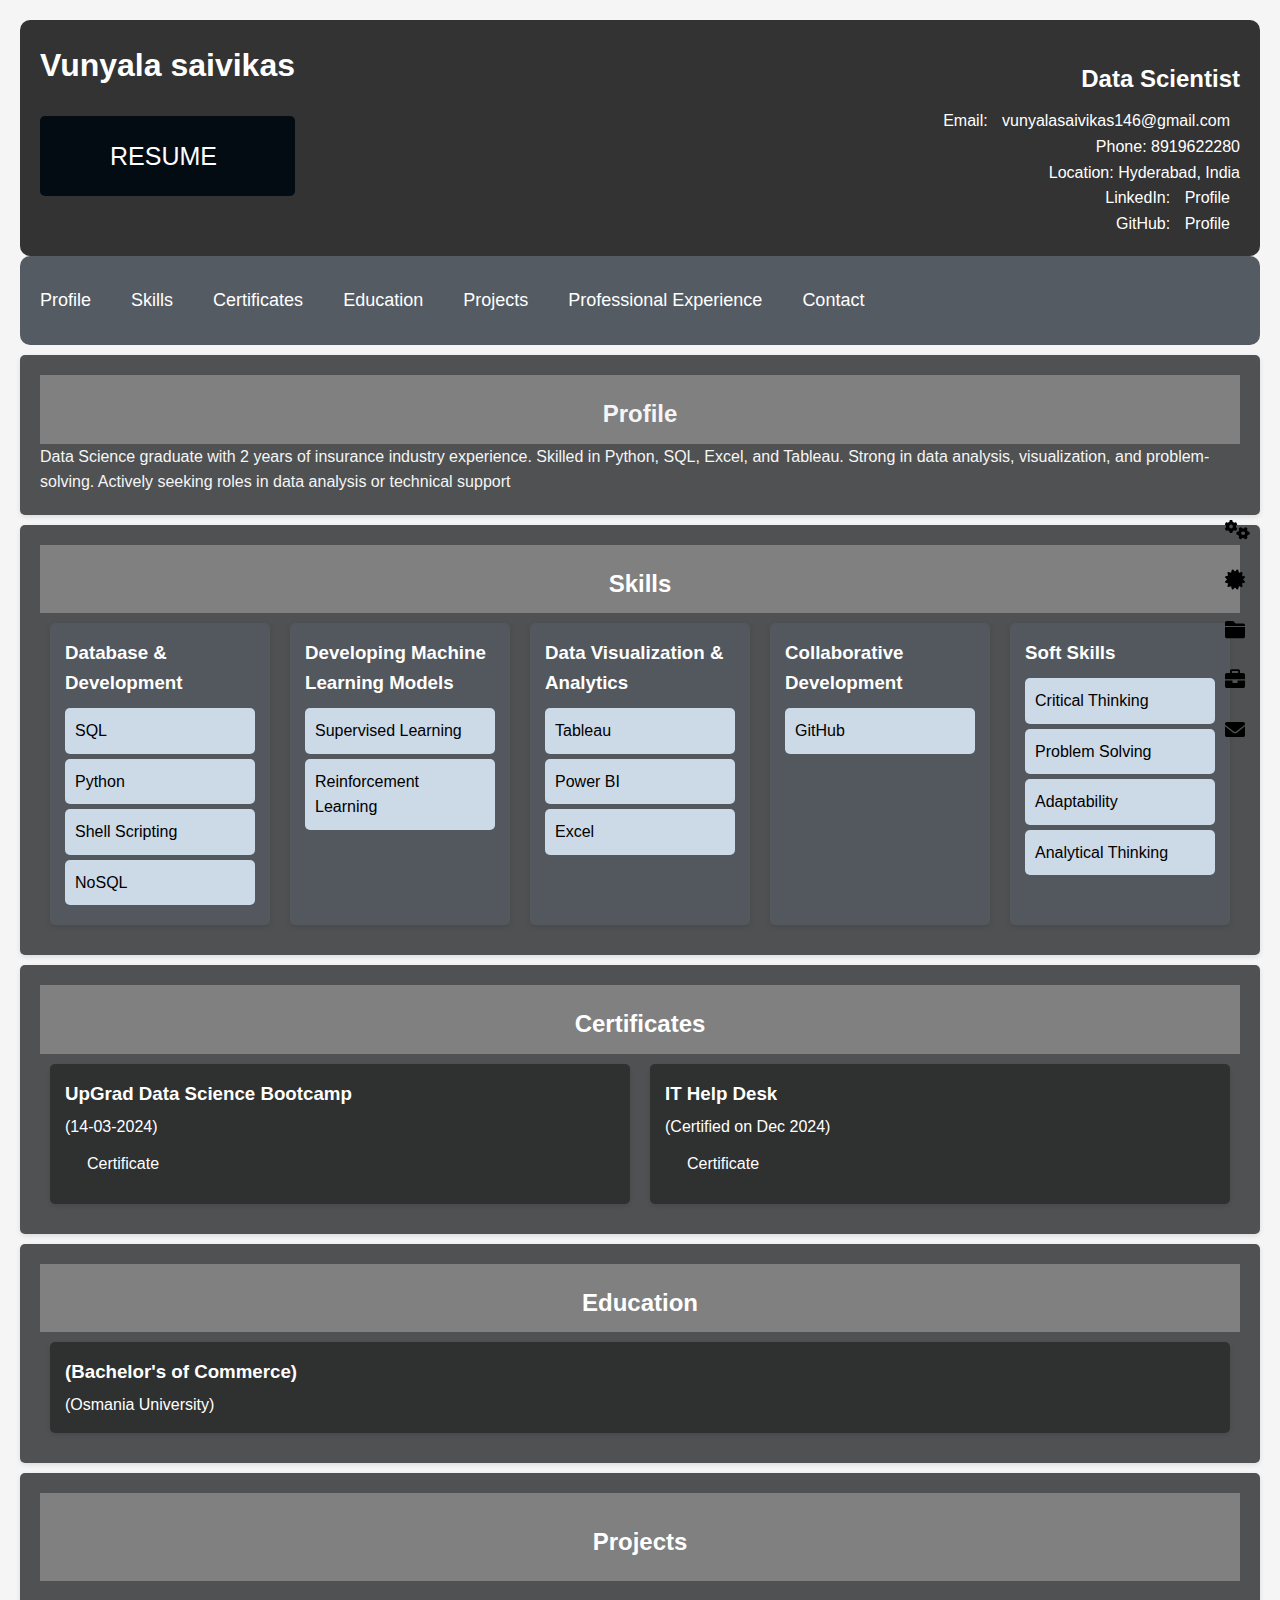
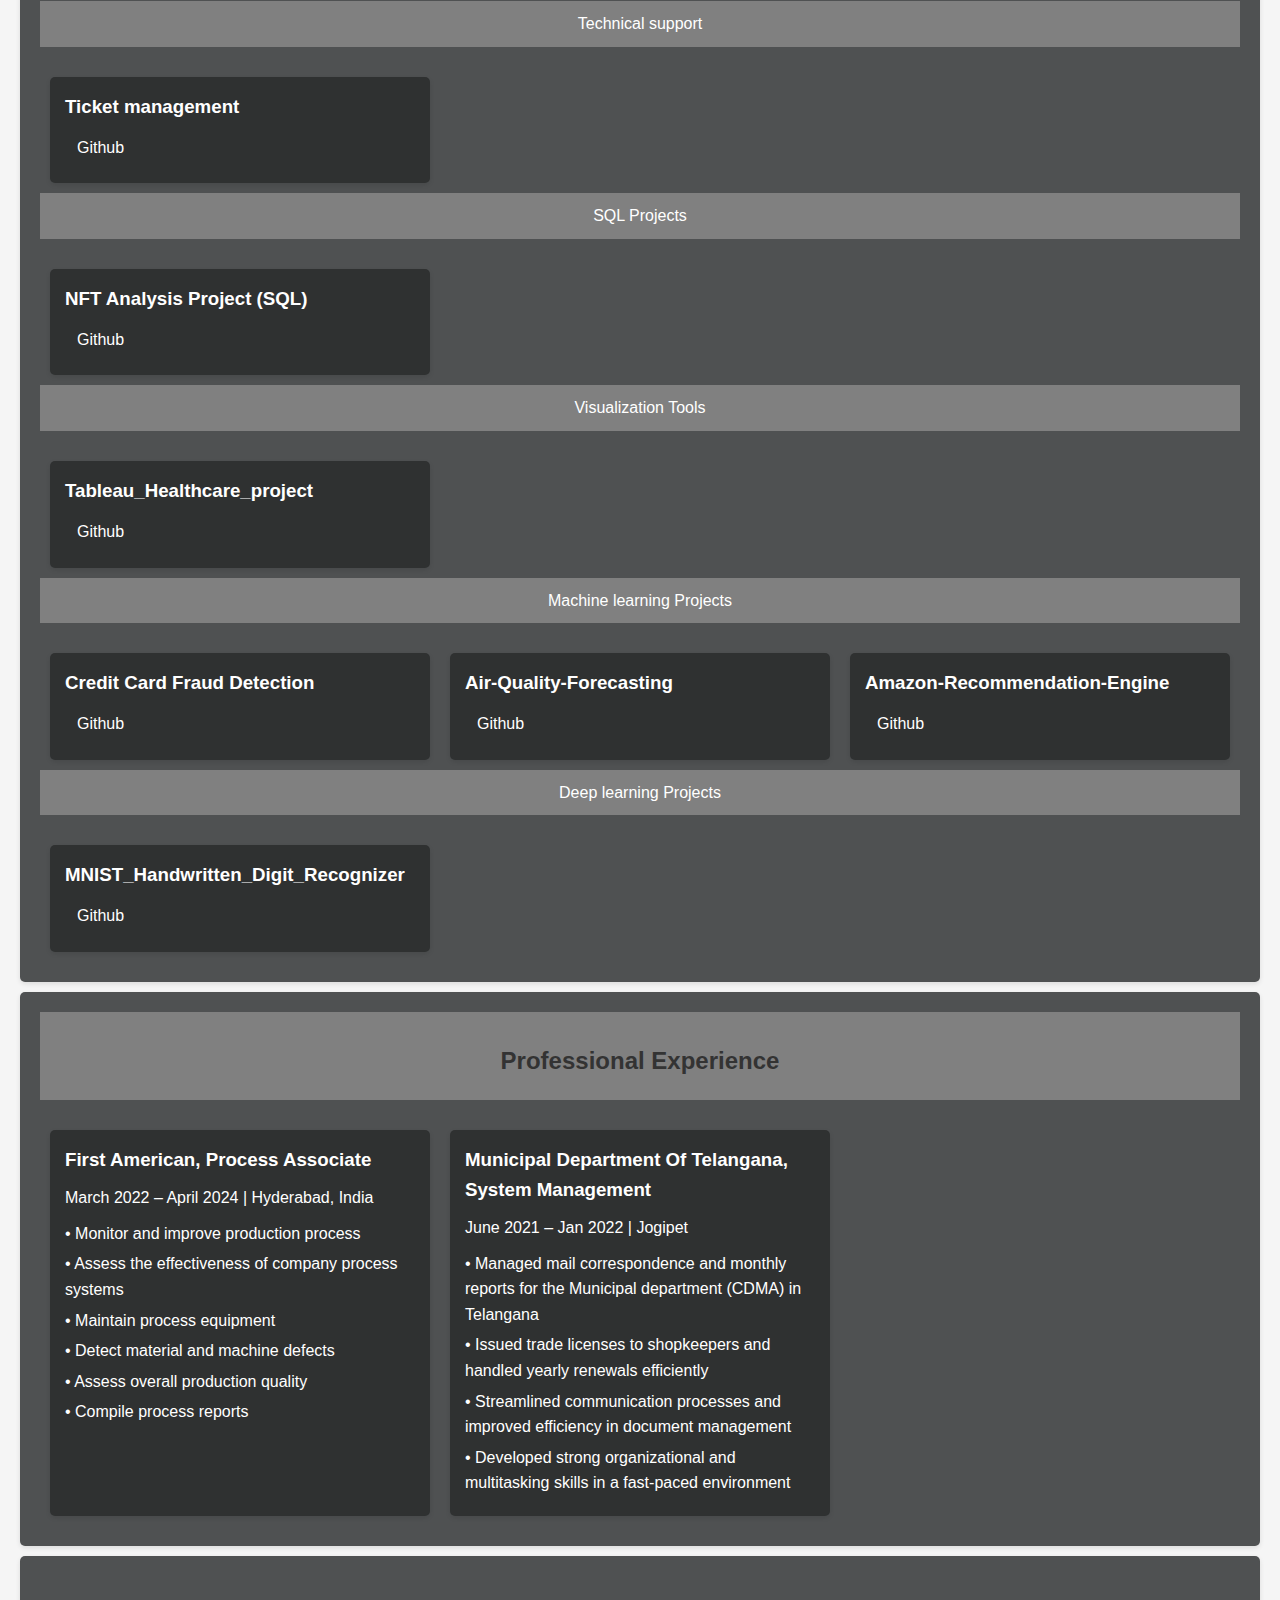
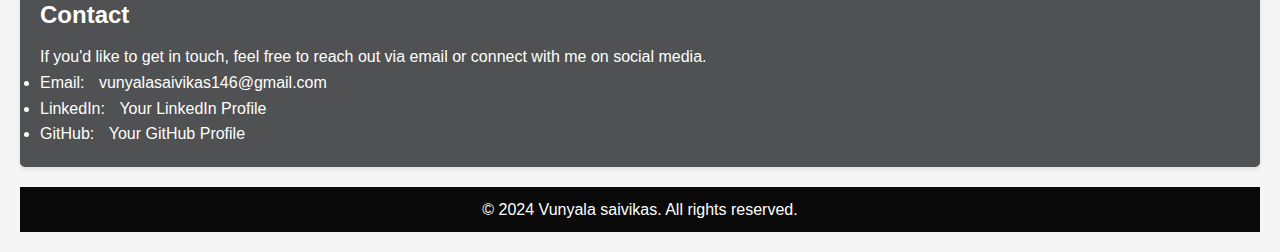
<file: index.html>
<!DOCTYPE html>
<html lang="en">
<head>
    <meta charset="UTF-8">
    <link rel="icon" href="online-resume.png" type="image/x-icon">
    <meta name="viewport" content="width=device-width, initial-scale=1.0">
    <title>Vunyala saivikas - Data Scientist Portfolio</title>
    <link rel="stylesheet" href="styles.css">
    <meta name="google-site-verification" content="FehYa0uXOnRasB5gUcXMb2-sWUYCiys-t5lZInS6U8I" />
    <link rel="stylesheet" href="https://cdnjs.cloudflare.com/ajax/libs/font-awesome/6.0.0-beta3/css/all.min.css">
</head>
<body>
    <header>
        <div class="header-title">
            <h1>Vunyala saivikas</h1>
            <a href="Vunyala Saivikas Resume.pdf" class="resume-button" target="_blank" download>RESUME</a>
        </div>
        <div class="header-content">
            <h2>Data Scientist</h2>
            <p>Email: <a href="mailto:vunyalasaivikas146@gmail.com">vunyalasaivikas146@gmail.com</a></p>
            <p>Phone: 8919622280</p>
            <p>Location: Hyderabad, India</p>
            <p>LinkedIn: <a href="https://www.linkedin.com/in/vunyalasaivikas/" target="_blank">Profile</a></p>
            <p>GitHub: <a href="https://github.com/Vunyalasaivikas" target="_blank">Profile</a></p>
        </div>
    </header>
    <div class="navbar">
        <nav>
            <ul>
                <li><a href="#profile">Profile</a></li>
                <li><a href="#skills">Skills</a></li>
                <li><a href="#certificates">Certificates</a></li>
                <li><a href="#education">Education</a></li>
                <li><a href="#projects">Projects</a></li>
                <li><a href="#experience">Professional Experience</a></li>
                <li><a href="#contact">Contact</a></li>
            </ul>
        </nav>
    </div>
    <div class="floating-menu">
        <nav>
            <ul>
                <li><a href="#skills"><i class="fas fa-cogs"></i></a></li>
                <li><a href="#certificates"><i class="fas fa-certificate"></i></a></li>
                <li><a href="#projects"><i class="fas fa-folder"></i></a></li>
                <li><a href="#experience"><i class="fas fa-briefcase"></i></a></li>
                <li><a href="#contact"><i class="fas fa-envelope"></i></a></li>
            </ul>
        </nav>
    </div>
    
    <main>
        <section id="profile">
            <div class="profileheader"><h2>Profile</h2></div>
            <p>Data Science graduate with 2 years of insurance industry experience. Skilled in Python, SQL, Excel, and Tableau. Strong in data analysis, visualization, and problem-solving. Actively seeking roles in data analysis or technical support</p>
        </section>
        
        <section id="skills">
            <div class="skillsheader"><h2>Skills</h2></div>
            <div class="skill-category">
                <h3>Database & Development</h3>
                <ul>
                    <li>SQL</li>
                    <li>Python</li>
                    <li>Shell Scripting</li>
                    <li>NoSQL</li>
                
                </ul>
            </div>
            <div class="skill-category">
                <h3>Developing Machine Learning Models</h3>
                <ul>
                    <li>Supervised Learning</li>
                    <li>Reinforcement Learning</li>
                </ul>
            </div>
            <div class="skill-category">
                <h3>Data Visualization & Analytics</h3>
                <ul>
                    <li>Tableau</li>
                    <li>Power BI</li>
                    <li>Excel</li>
                    
                </ul>
            </div>
            <div class="skill-category">
                <h3>Collaborative Development</h3>
                <ul>
                    <li>GitHub</li>
                </ul>
            </div>
            <div class="skill-category">
                <h3>Soft Skills</h3>
                <ul>
                    <li>Critical Thinking</li>
                    <li>Problem Solving</li>
                    <li>Adaptability</li>
                    <li>Analytical Thinking</li>
                </ul>
            </div>
        </section>
        
        <section id="certificates">
            <div class="certficateheader"><h2>Certificates</h2></div>
            <div class="certificate-item">
                <h3>UpGrad Data Science Bootcamp</h3>
                <p>(14-03-2024)</p>
                
                <div class="certificate_link">
                    <a href="https://certificates.knowledgehut.com/a860369d-6661-45a6-8da6-249b9980af64-UG%20GGU%20Course%20completion-KH12-1111313-20240418234.jpeg" target="_blank" onclick="event.stopPropagation();">Certificate</a>
                </div>
            </div>
            <div class="certificate-item">
                <h3>IT Help Desk</h3>

                <p>(Certified on Dec 2024)</p>

                <div class="certificate_link">
                    <a href="https://www.linkedin.com/learning/certificates/ccf71a13b34ed4ea8bfb64858fce8b9bfb39028e0cab51eb3c7f07b4d5a3feb9" target="_blank" onclick="event.stopPropagation();">Certificate</a>
                </div>
            </div>
        </section>
    
        <section id="education">
            <div class="educationheader"><h2>Education</h2></div>
            <div class="education-item">
                <h3>(Bachelor's of Commerce)</h3>
                <p>(Osmania University)</p>
            </div>
        </section>
        
        <section id="projects">
            <div class="projectheading"><h2>Projects</h2></div>
            <div class="Technical_support">Technical support</div>
            <div class="project" onclick="window.open('tickermanagement.html', '_blank');" style="cursor: pointer;">
                <h3>Ticket management</h3>
                <div class="github">
                    <a href="https://github.com/Vunyalasaivikas/Ticket-Management-system-" target="_blank" onclick="event.stopPropagation();">Github</a>
                </div>
            </div>
            <div class="SQL_projects">
                SQL Projects
            </div>
            <div class="project" onclick="window.open('sql_capstone_project.html', '_blank');" style="cursor: pointer;">
                <h3>NFT Analysis Project (SQL)</h3>
                <div class="github">
                    <a href="https://github.com/Vunyalasaivikas/SQL_NFT_Project" target="_blank" onclick="event.stopPropagation();">Github</a>
                </div>
            </div>
            <div class="Visualization">Visualization Tools</div>
            <div class="project" onclick="window.open('Tableau_Healthcare_project.html', '_blank');" style="cursor: pointer;">
                <h3>Tableau_Healthcare_project</h3>
                <div class="github">
                    <a href="https://github.com/Vunyalasaivikas/Tableau_Healthcare_project" target="_blank" onclick="event.stopPropagation();">Github</a>
                </div>
            </div>
            <div class="Machine_learning_Projects">Machine learning Projects</div>
            <div class="project" onclick="window.open('credit_card_fraud_detection.html', '_blank');" style="cursor: pointer;">
                <h3>Credit Card Fraud Detection</h3>
                <div class="github">
                    <a href="https://github.com/Vunyalasaivikas/Credit-Card-Fraud-Detection" target="_blank" onclick="event.stopPropagation();">Github</a>
                </div>
                </div>
            <div class="project" onclick="window.open('Air-Quality-Forecasting.html', '_blank');" style="cursor: pointer;">
                <h3>Air-Quality-Forecasting</h3>
                <div class="github">
                    <a href="https://github.com/Vunyalasaivikas/Air-Quality-Forecasting-using-ML-Supervised-learning-" target="_blank" onclick="event.stopPropagation();">Github</a>
                </div>
            </div>
            <div class="project" onclick="window.open('Amazon-Recommendation-Engine.html', '_blank');" style="cursor: pointer;">
                <h3>Amazon-Recommendation-Engine</h3>
                <div class="github">
                    <a href="https://github.com/Vunyalasaivikas/Amazon-Recommendation-Engine" target="_blank" onclick="event.stopPropagation();">Github</a>
                </div>
            </div>
            <div class="deeplearning">Deep learning Projects</div>
            <div class="project" onclick="window.open('MNIST_Handwritten_Digit_Recognizer.html', '_blank');" style="cursor: pointer;">
                <h3>MNIST_Handwritten_Digit_Recognizer</h3>
                <div class="github">
                    <a href="https://github.com/Vunyalasaivikas/Number_recognation" target="_blank" onclick="event.stopPropagation();">Github</a>
                </div>
                </div>

        </section>
        <section id="experience">
            <div class="experienceheading">
                <h2>Professional Experience</h2>
            </div>
            <div class="experience">
                <h3>First American, Process Associate</h3>
                <p>March 2022 – April 2024 | Hyderabad, India</p>
                <ul>
                    <li>• Monitor and improve production process</li>
                    <li>• Assess the effectiveness of company process systems</li>
                    <li>• Maintain process equipment</li>
                    <li>• Detect material and machine defects</li>
                    <li>• Assess overall production quality</li>
                    <li>• Compile process reports</li>
                  </ul>                  
            </div>
            <div class="experience">
                <h3>Municipal Department Of Telangana, System Management</h3>
                <p>June 2021 – Jan 2022 | Jogipet</p>
                <ul>
                    <li>• Managed mail correspondence and monthly reports for the Municipal department (CDMA) in Telangana</li>
                    <li>• Issued trade licenses to shopkeepers and handled yearly renewals efficiently</li>
                    <li>• Streamlined communication processes and improved efficiency in document management</li>
                    <li>• Developed strong organizational and multitasking skills in a fast-paced environment</li>
                  </ul>
                  
            </div>
        </section>
    
        <section id="contact">
            <h2>Contact</h2>
            <p>If you'd like to get in touch, feel free to reach out via email or connect with me on social media.</p>
            <ul>
                <li>Email: <a href="mailto:vunyalasaivikas146@gmail.com">vunyalasaivikas146@gmail.com</a></li>
                <li>LinkedIn: <a href="https://www.linkedin.com/in/vunyalasaivikas/" target="_blank">Your LinkedIn Profile</a></li>
                <li>GitHub: <a href="https://github.com/Vunyalasaivikas" target="_blank">Your GitHub Profile</a></li>
            </ul>
        </section>
    </main>
    <footer>
        <p>© 2024 Vunyala saivikas. All rights reserved.</p>
    </footer>
    <script>
        window.onload = function() {
            window.scrollTo(0, 0);
        };
        window.onbeforeunload = function() {
            window.scrollTo(0, 0);
        };
    </script>
</body>
</html>
</file>
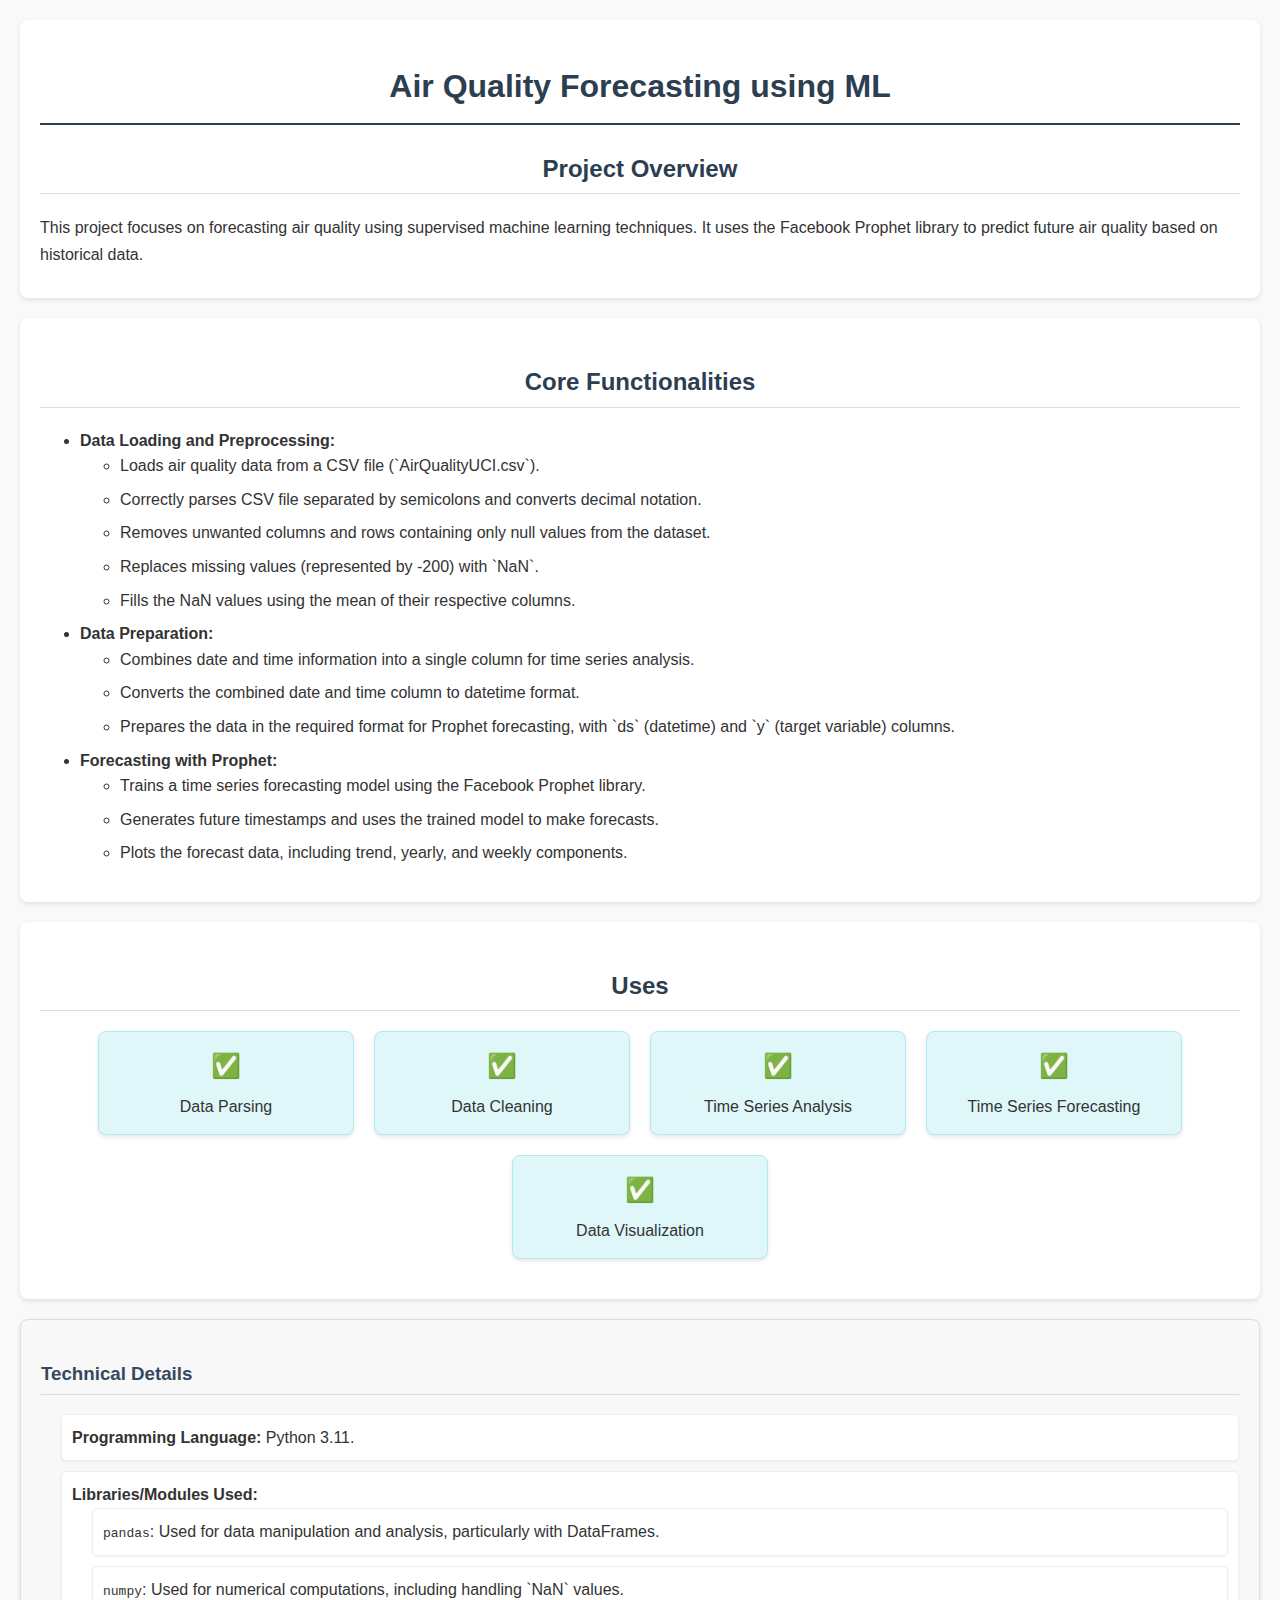
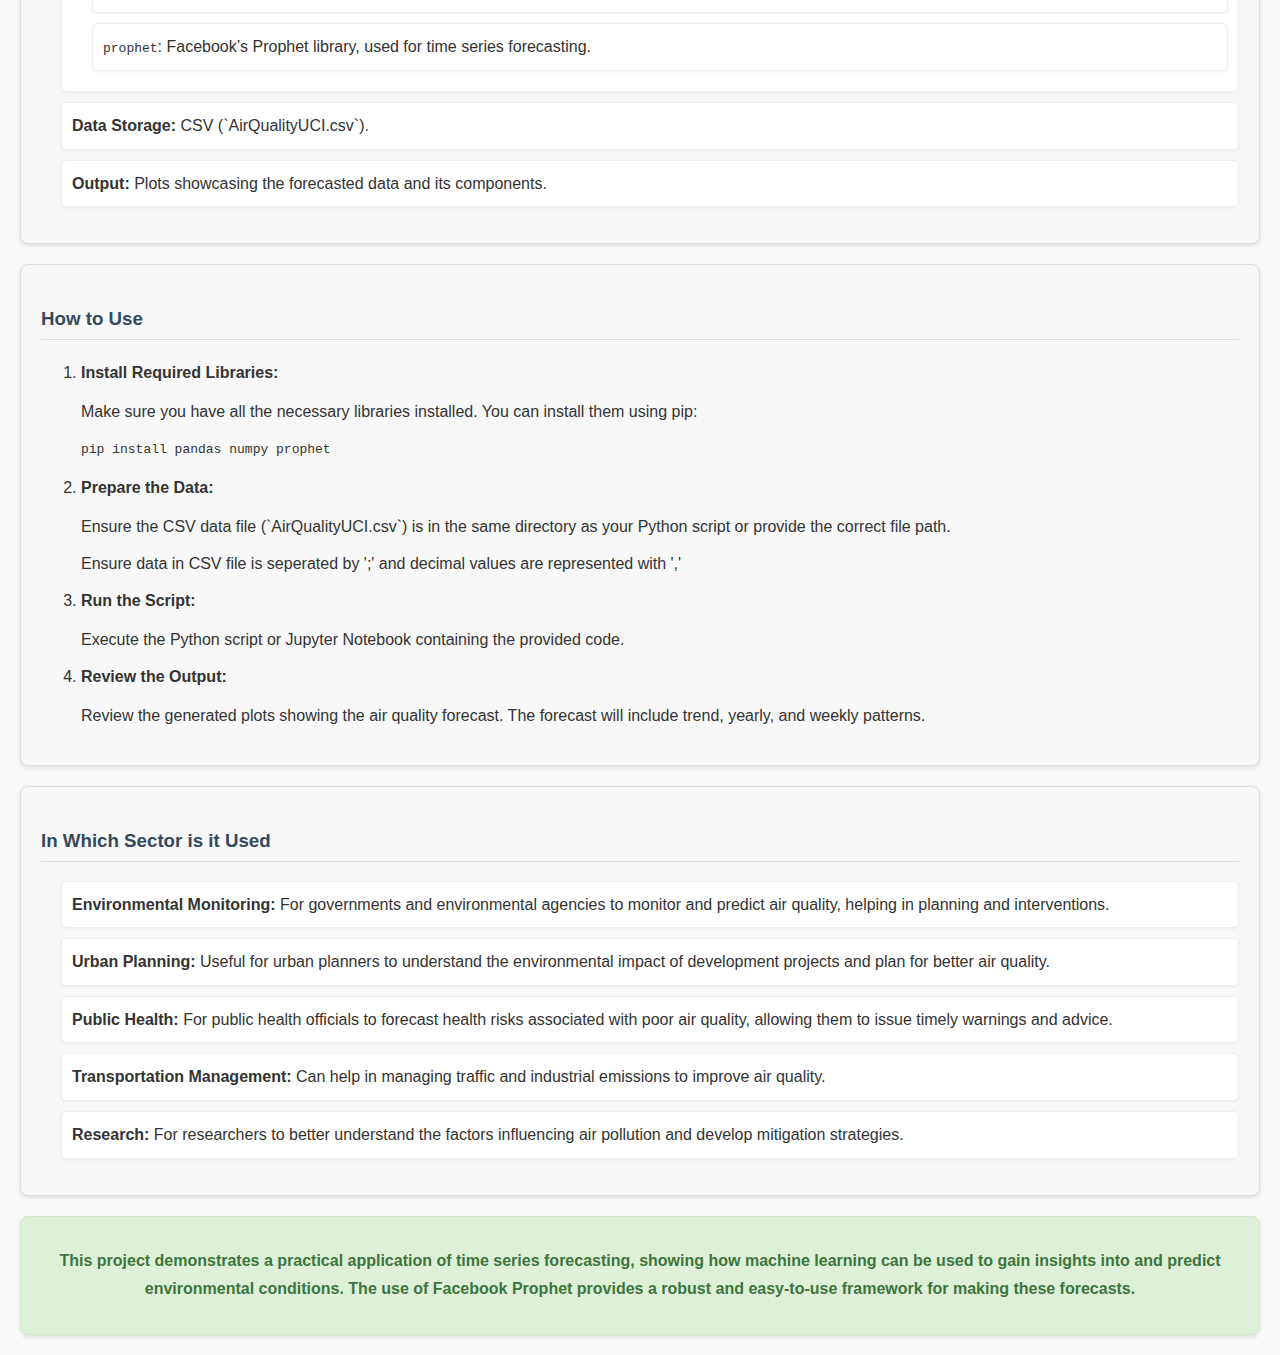
<file: Air-Quality-Forecasting.html>
<!DOCTYPE html>
<html lang="en">
<head>
    <meta charset="UTF-8">
    <meta name="viewport" content="width=device-width, initial-scale=1.0">
    <title>Air Quality Forecasting Project Explanation</title>
    <style>
        body {
            font-family: Arial, sans-serif;
            line-height: 1.6;
            margin: 20px;
            background-color: #f9f9f9;
            color: #333;
        }
        h1, h2 {
             color: #2c3e50;
            text-align: center;
        }
        h1 {
            border-bottom: 2px solid #2c3e50;
            padding-bottom: 10px;
        }

        h2 {
            border-bottom: 1px solid #ddd;
             padding-bottom: 5px;
            margin-top: 25px;
        }
        .section {
            background-color: #fff;
             padding: 20px;
            border-radius: 8px;
            box-shadow: 0 2px 5px rgba(0,0,0,0.1);
            margin-bottom: 20px;
            
        }
         p {
          margin: 10px 0;
           line-height: 1.7;
          }
        ul {
            list-style-type: disc;
            margin-left: 20px;
            padding-left: 20px;
        }
          ul ul {
        list-style-type: circle; /* Style for nested lists */
        margin-left: 20px; /* Adjust as needed */
    }
        li {
            margin-bottom: 8px;
             
        }
         .uses-container {
            display: flex;
            flex-wrap: wrap;
            gap: 20px;
             margin: 20px 0;
            justify-content: center;
        }
         .use-box {
             background-color: #e0f7fa; /*light blue */
             padding: 15px;
            border: 1px solid #b2ebf2;
             border-radius: 8px;
            width: calc(22% - 40px); /* Adjusted width for 4 boxes per row with some margin*/
            box-shadow: 0 2px 4px rgba(0, 0, 0, 0.1);
            text-align: center;
            transition: transform 0.3s ease-in-out;
         }
         .use-box:hover {
        transform: scale(1.05); /* slight scale up on hover */
    }
        .use-box::before {
          content: '✅';
          display: block;
          font-size: 24px;
           margin-bottom: 8px;
        }
           .summary-container{
             background-color: #dff0d8; /* Light green background */
           padding: 20px;
             border: 1px solid #d0e9c6;
            border-radius: 8px;
             box-shadow: 0 2px 4px rgba(0,0,0,0.1);
             margin-top: 20px;
              text-align: center;
              
        }
           .summary-container p{
            font-weight: bold;
            color: #3c763d;
            line-height: 1.8;
        }
         .tech-details-container{
            margin: 20px 0;
            background-color: #f8f8f8;
            border: 1px solid #ddd;
             padding: 20px;
            border-radius: 8px;
            box-shadow: 0 2px 4px rgba(0,0,0,0.1);
        }
          .tech-details-container h3 {
        color: #34495e; /* Darker color for heading */
        border-bottom: 1px solid #ddd;
        padding-bottom: 5px;
    }
    .tech-details-container ul {
        list-style-type: none;
        padding-left: 0;
         }
    .tech-details-container ul li{
        margin-bottom: 10px;
         padding: 10px;
        background-color: #fff;
        border: 1px solid #eee;
       border-radius: 5px;
         box-shadow: 0 1px 3px rgba(0,0,0,0.05);
    }
      .instructions-container{
           margin: 20px 0;
            background-color: #f8f8f8;
            border: 1px solid #ddd;
            padding: 20px;
             border-radius: 8px;
            box-shadow: 0 2px 4px rgba(0,0,0,0.1);
        }
      .instructions-container h3 {
         color: #34495e; /* Darker color for heading */
          border-bottom: 1px solid #ddd;
        padding-bottom: 5px;
      }
     .instructions-container ol {
          margin-left: 20px;
            padding-left: 20px;
        }
        .instructions-container ol li{
            margin-bottom: 10px;
              line-height: 1.8;
        }
          .sectors-container{
           margin: 20px 0;
            background-color: #f8f8f8;
             border: 1px solid #ddd;
             padding: 20px;
            border-radius: 8px;
            box-shadow: 0 2px 4px rgba(0,0,0,0.1);
        }
          .sectors-container h3 {
         color: #34495e; /* Darker color for heading */
          border-bottom: 1px solid #ddd;
           padding-bottom: 5px;
          }
       .sectors-container ul {
         list-style-type: none;
          padding-left: 0;
         }
        .sectors-container ul li{
            margin-bottom: 10px;
          padding: 10px;
         background-color: #fff;
        border: 1px solid #eee;
        border-radius: 5px;
         box-shadow: 0 1px 3px rgba(0,0,0,0.05);
         }
    </style>
</head>
<body>
    <div class="section">
        <h1>Air Quality Forecasting using ML</h1>
        <h2>Project Overview</h2>
        <p>This project focuses on forecasting air quality using supervised machine learning techniques. It uses the Facebook Prophet library to predict future air quality based on historical data.
         </p>
    </div>
    
    <div class="section">
        <h2>Core Functionalities</h2>
        <ul>
            <li><strong>Data Loading and Preprocessing:</strong>
                <ul>
                   <li>Loads air quality data from a CSV file (`AirQualityUCI.csv`).</li>
                    <li>Correctly parses CSV file separated by semicolons and converts decimal notation.</li>
                      <li>Removes unwanted columns and rows containing only null values from the dataset.</li>
                     <li>Replaces missing values (represented by -200) with `NaN`.</li>
                     <li>Fills the NaN values using the mean of their respective columns.</li>
                </ul>
           </li>
           <li><strong>Data Preparation:</strong>
                <ul>
                    <li>Combines date and time information into a single column for time series analysis.</li>
                     <li>Converts the combined date and time column to datetime format.</li>
                   <li>Prepares the data in the required format for Prophet forecasting, with `ds` (datetime) and `y` (target variable) columns.</li>
                 </ul>
             </li>
           <li><strong>Forecasting with Prophet:</strong>
              <ul>
                  <li>Trains a time series forecasting model using the Facebook Prophet library.</li>
                   <li>Generates future timestamps and uses the trained model to make forecasts.</li>
                     <li>Plots the forecast data, including trend, yearly, and weekly components.</li>
               </ul>
            </li>
        </ul>
    </div>
    
     <div class="section">
        <h2>Uses</h2>
        <div class="uses-container">
            <div class="use-box">Data Parsing</div>
            <div class="use-box">Data Cleaning</div>
            <div class="use-box">Time Series Analysis</div>
            <div class="use-box">Time Series Forecasting</div>
            <div class="use-box">Data Visualization</div>
         
           
        </div>
    </div>
    
     <div class="section tech-details-container">
        <h3>Technical Details</h3>
        <ul>
            <li>
                <strong>Programming Language:</strong> Python 3.11.
            </li>
            <li>
                <strong>Libraries/Modules Used:</strong>
               <ul>
                 <li><code>pandas</code>: Used for data manipulation and analysis, particularly with DataFrames.</li>
                 <li><code>numpy</code>: Used for numerical computations, including handling `NaN` values.</li>
                  <li><code>prophet</code>: Facebook’s Prophet library, used for time series forecasting.</li>
                </ul>
            </li>
            <li>
                 <strong>Data Storage:</strong> CSV (`AirQualityUCI.csv`).
             </li>
              <li>
                <strong>Output:</strong> Plots showcasing the forecasted data and its components.
            </li>
        </ul>
    </div>
    
    <div class="section instructions-container">
        <h3>How to Use</h3>
        <ol>
            <li><strong>Install Required Libraries:</strong>
                <p>Make sure you have all the necessary libraries installed. You can install them using pip:</p>
                 <pre><code>pip install pandas numpy prophet</code></pre>
            </li>
            <li><strong>Prepare the Data:</strong>
                <p>Ensure the CSV data file (`AirQualityUCI.csv`) is in the same directory as your Python script or provide the correct file path.</p>
                 <p>Ensure data in CSV file is seperated by ';' and decimal values are represented with ','</p>
            </li>
            <li><strong>Run the Script:</strong>
                <p>Execute the Python script or Jupyter Notebook containing the provided code.</p>
            </li>
             <li><strong>Review the Output:</strong>
                 <p>Review the generated plots showing the air quality forecast. The forecast will include trend, yearly, and weekly patterns.</p>
            </li>
        </ol>
    </div>
    
     <div class="section sectors-container">
        <h3>In Which Sector is it Used</h3>
        <ul>
            <li>
               <strong>Environmental Monitoring:</strong> For governments and environmental agencies to monitor and predict air quality, helping in planning and interventions.
            </li>
            <li>
              <strong>Urban Planning:</strong> Useful for urban planners to understand the environmental impact of development projects and plan for better air quality.
            </li>
              <li>
                 <strong>Public Health:</strong> For public health officials to forecast health risks associated with poor air quality, allowing them to issue timely warnings and advice.
              </li>
              <li>
                <strong>Transportation Management:</strong> Can help in managing traffic and industrial emissions to improve air quality.
             </li>
             <li>
                 <strong>Research:</strong> For researchers to better understand the factors influencing air pollution and develop mitigation strategies.
             </li>
        </ul>
    </div>
   
      <div class="summary-container">
       <p>This project demonstrates a practical application of time series forecasting, showing how machine learning can be used to gain insights into and predict environmental conditions. The use of Facebook Prophet provides a robust and easy-to-use framework for making these forecasts.  </p>
   </div>
</body>
</html>
</file>
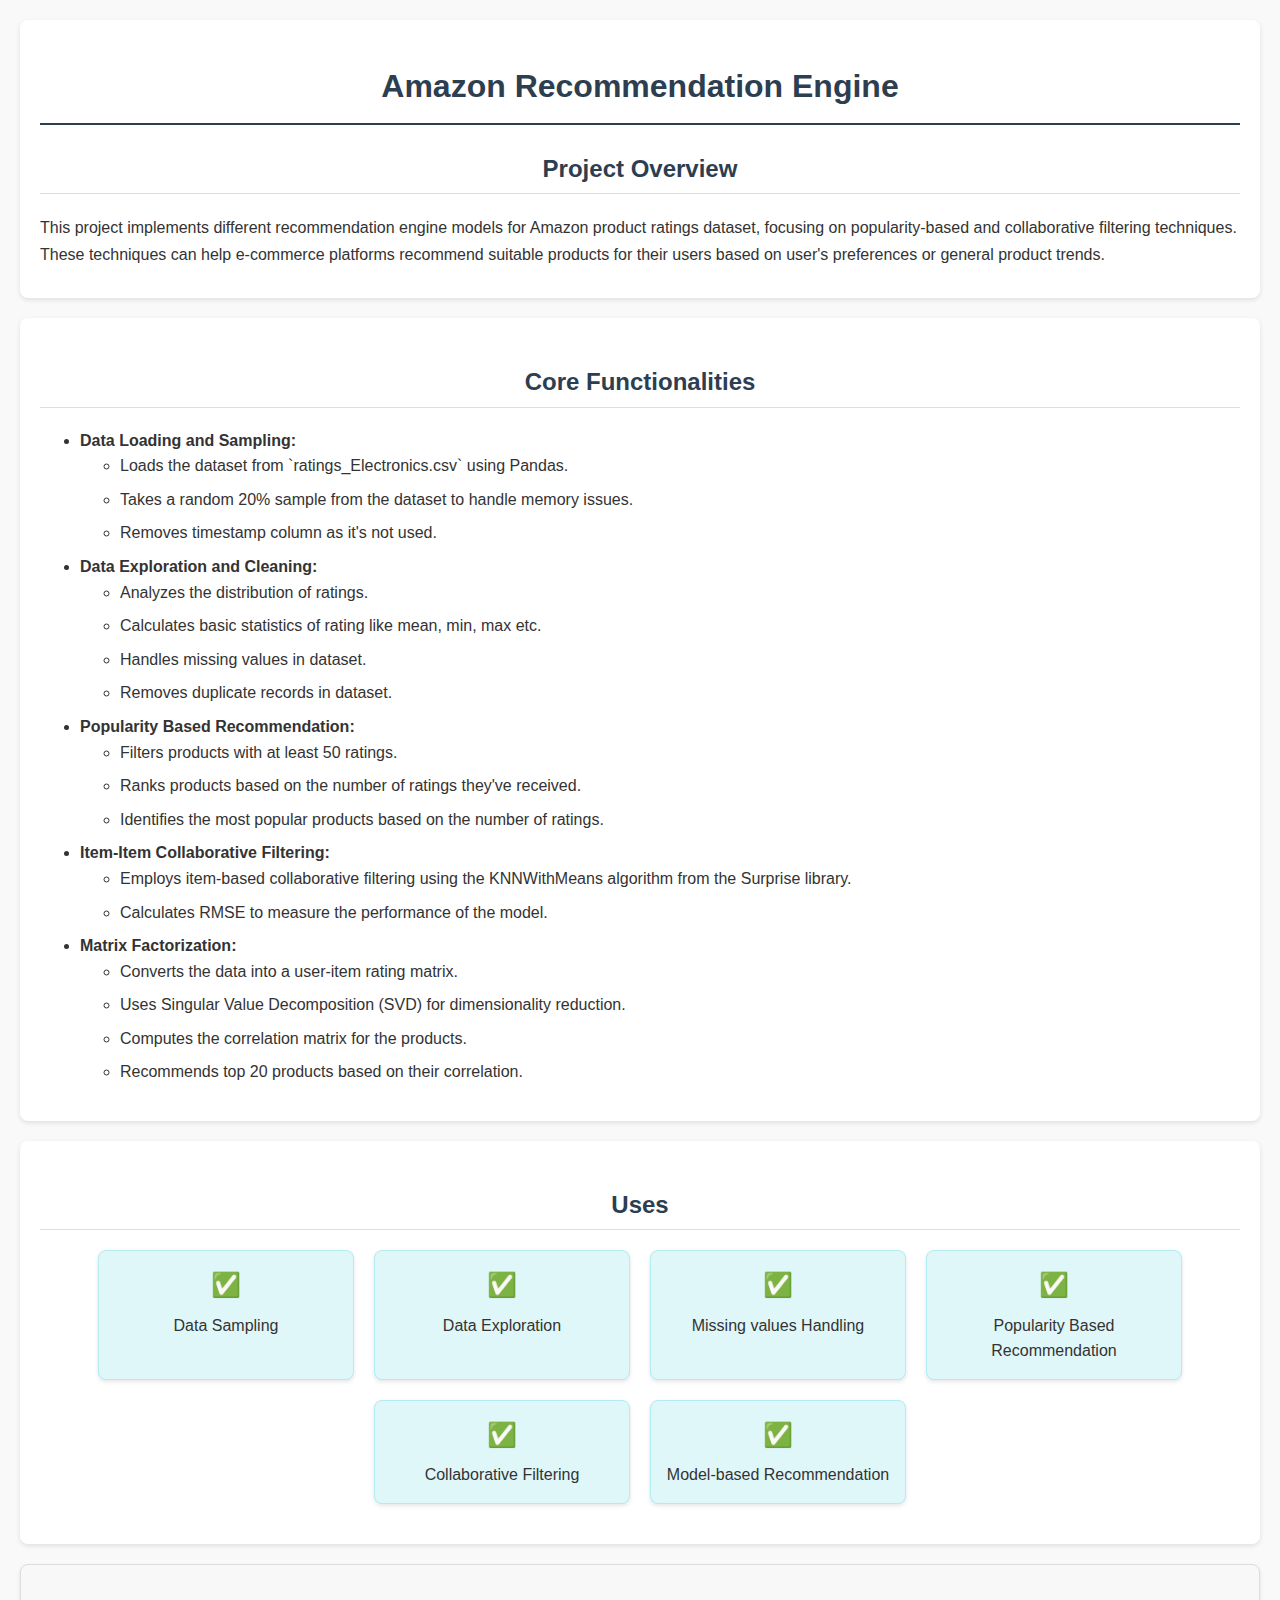
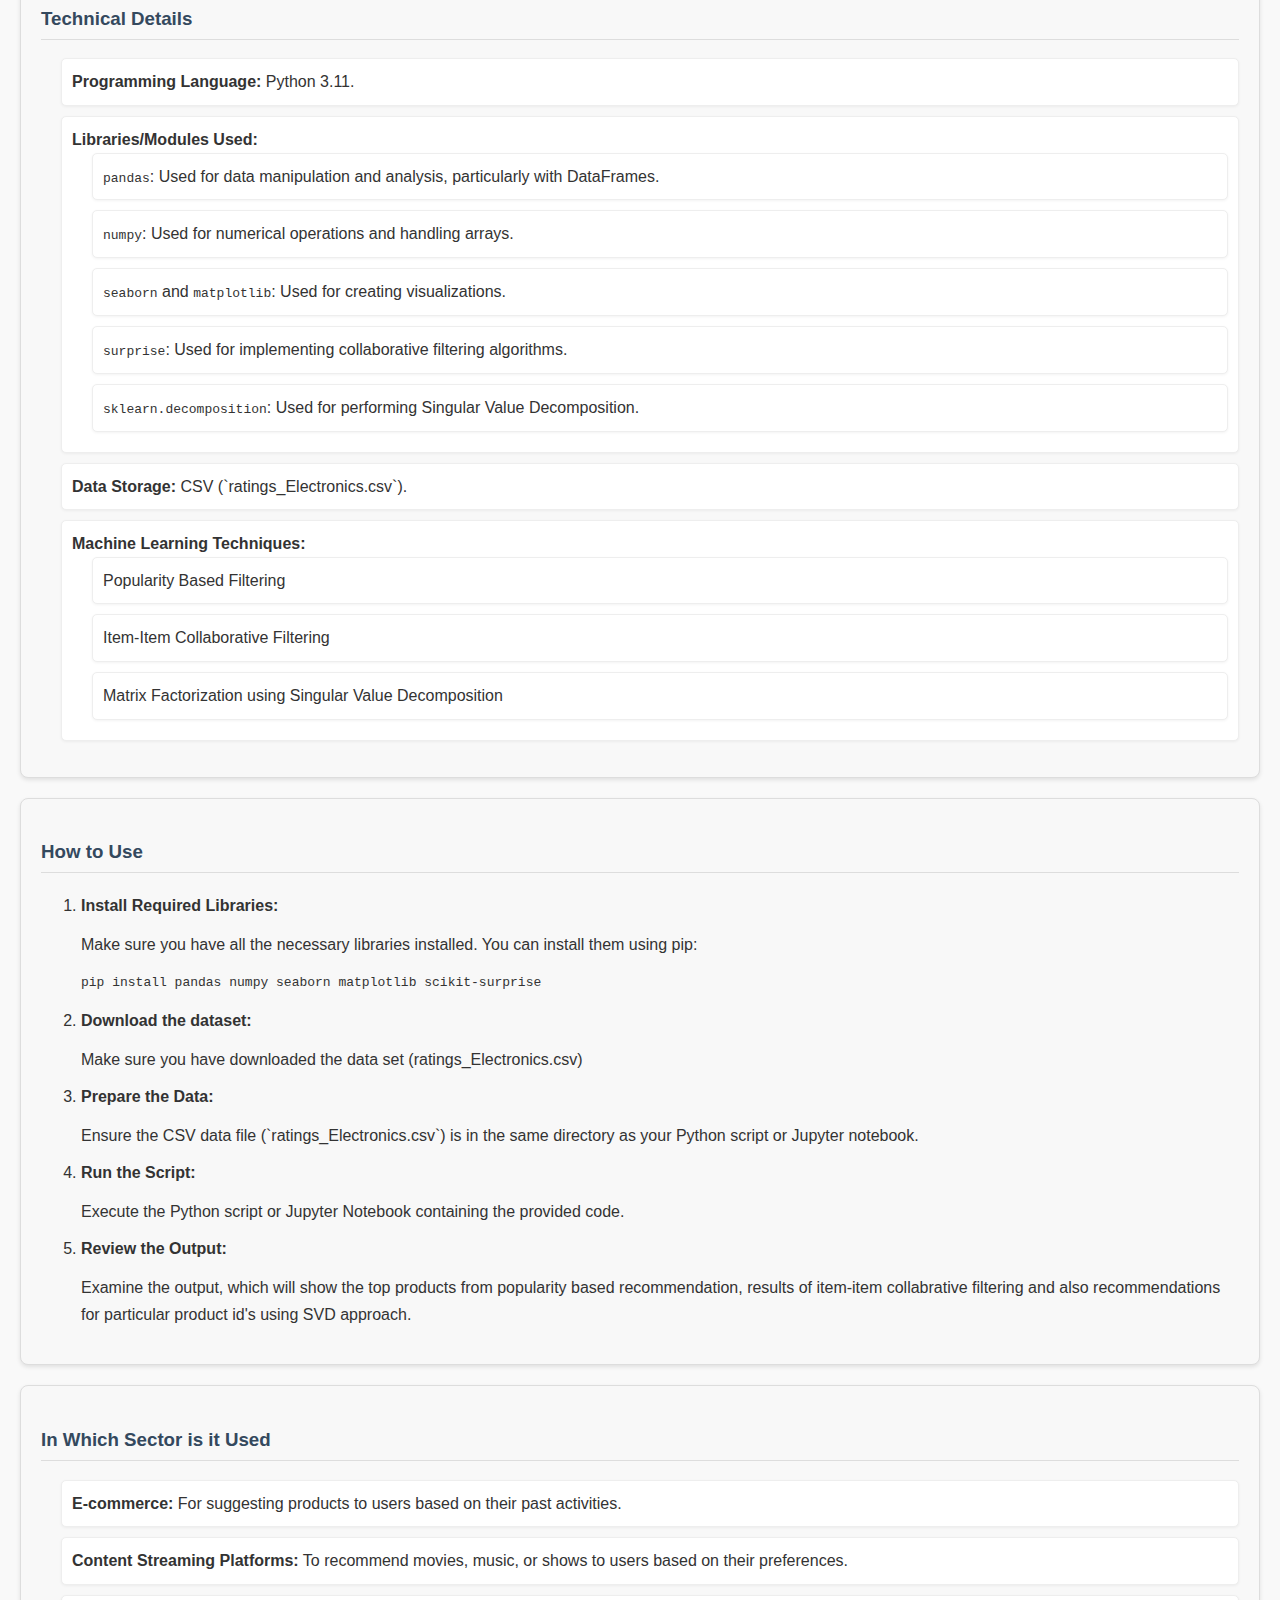
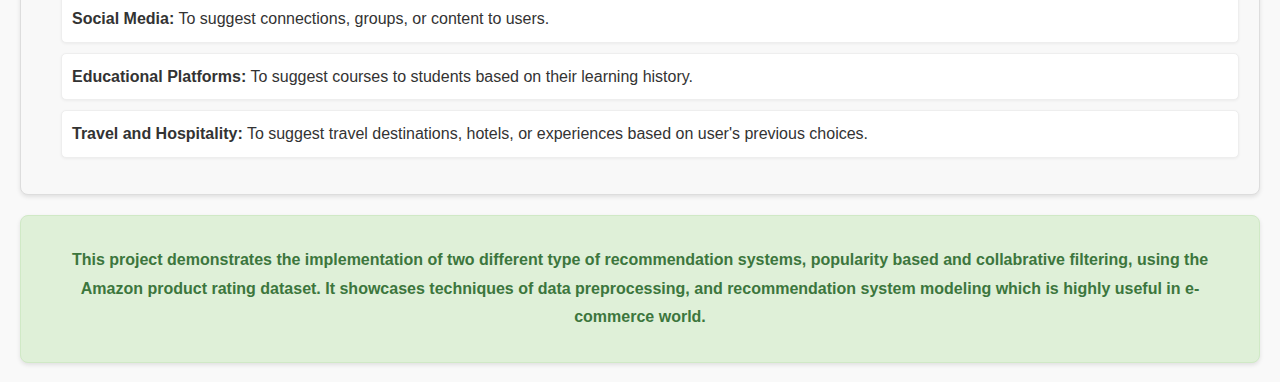
<file: Amazon-Recommendation-Engine.html>
<!DOCTYPE html>
<html lang="en">
<head>
    <meta charset="UTF-8">
    <meta name="viewport" content="width=device-width, initial-scale=1.0">
    <title>Amazon Recommendation Engine Explanation</title>
    <style>
          body {
            font-family: 'Arial', sans-serif;
            line-height: 1.6;
            margin: 20px;
            background-color: #f9f9f9;
             color: #333;
        }
        h1, h2 {
            color: #2c3e50;
             text-align: center;
        }
          h1 {
            border-bottom: 2px solid #2c3e50;
             padding-bottom: 10px;
        }
        h2 {
           border-bottom: 1px solid #ddd;
             padding-bottom: 5px;
            margin-top: 25px;
        }
        .section {
             background-color: #fff;
             padding: 20px;
            border-radius: 8px;
            box-shadow: 0 2px 5px rgba(0,0,0,0.1);
            margin-bottom: 20px;
            
        }
          p {
            margin: 10px 0;
           line-height: 1.7;
          }
        ul {
            list-style-type: disc;
             margin-left: 20px;
             padding-left: 20px;
        }
          ul ul {
        list-style-type: circle; /* Style for nested lists */
          margin-left: 20px; /* Adjust as needed */
    }
        li {
            margin-bottom: 8px;
             
        }
      
         .uses-container {
            display: flex;
             flex-wrap: wrap;
            gap: 20px;
            margin: 20px 0;
            justify-content: center;
        }
        .use-box {
            background-color: #e0f7fa;
             padding: 15px;
             border: 1px solid #b2ebf2;
            border-radius: 8px;
            width: calc(22% - 40px); /* Adjusted width for 4 boxes per row with some margin*/
             box-shadow: 0 2px 4px rgba(0, 0, 0, 0.1);
            text-align: center;
            transition: transform 0.3s ease-in-out;
            
        }
        .use-box:hover {
           transform: scale(1.05); /* slight scale up on hover */
       }
         .use-box::before {
           content: '✅';
           display: block;
           font-size: 24px;
            margin-bottom: 8px;
        }
        .summary-container{
             background-color: #dff0d8; /* Light green background */
          padding: 20px;
          border: 1px solid #d0e9c6;
            border-radius: 8px;
            box-shadow: 0 2px 4px rgba(0,0,0,0.1);
             margin-top: 20px;
              text-align: center;
             
         }
        .summary-container p{
             font-weight: bold;
            color: #3c763d;
           line-height: 1.8;
        }
            .tech-details-container{
             margin: 20px 0;
            background-color: #f8f8f8;
           border: 1px solid #ddd;
             padding: 20px;
           border-radius: 8px;
            box-shadow: 0 2px 4px rgba(0,0,0,0.1);
        }
         .tech-details-container h3 {
            color: #34495e; /* Darker color for heading */
            border-bottom: 1px solid #ddd;
             padding-bottom: 5px;
           }
          .tech-details-container ul {
        list-style-type: none;
            padding-left: 0;
         }
         .tech-details-container ul li{
             margin-bottom: 10px;
             padding: 10px;
             background-color: #fff;
            border: 1px solid #eee;
            border-radius: 5px;
             box-shadow: 0 1px 3px rgba(0,0,0,0.05);
        }
    .instructions-container{
            margin: 20px 0;
           background-color: #f8f8f8;
           border: 1px solid #ddd;
             padding: 20px;
             border-radius: 8px;
             box-shadow: 0 2px 4px rgba(0,0,0,0.1);
         }
         .instructions-container h3 {
            color: #34495e; /* Darker color for heading */
            border-bottom: 1px solid #ddd;
             padding-bottom: 5px;
        }
       .instructions-container ol {
         margin-left: 20px;
           padding-left: 20px;
        }
        .instructions-container ol li{
            margin-bottom: 10px;
             line-height: 1.8;
        }
          .sectors-container{
             margin: 20px 0;
            background-color: #f8f8f8;
           border: 1px solid #ddd;
             padding: 20px;
            border-radius: 8px;
             box-shadow: 0 2px 4px rgba(0,0,0,0.1);
         }
        .sectors-container h3 {
            color: #34495e; /* Darker color for heading */
           border-bottom: 1px solid #ddd;
          padding-bottom: 5px;
        }
       .sectors-container ul {
          list-style-type: none;
        padding-left: 0;
          }
       .sectors-container ul li{
            margin-bottom: 10px;
          padding: 10px;
            background-color: #fff;
          border: 1px solid #eee;
           border-radius: 5px;
           box-shadow: 0 1px 3px rgba(0,0,0,0.05);
        }
    </style>
</head>
<body>
    <div class="section">
        <h1>Amazon Recommendation Engine</h1>
        <h2>Project Overview</h2>
        <p>This project implements different recommendation engine models for Amazon product ratings dataset, focusing on popularity-based and collaborative filtering techniques. These techniques can help e-commerce platforms recommend suitable products for their users based on user's preferences or general product trends.
         </p>
    </div>
    
    <div class="section">
        <h2>Core Functionalities</h2>
        <ul>
            <li><strong>Data Loading and Sampling:</strong>
                <ul>
                   <li>Loads the dataset from `ratings_Electronics.csv` using Pandas.</li>
                    <li>Takes a random 20% sample from the dataset to handle memory issues.</li>
                    <li>Removes timestamp column as it's not used.</li>
                 </ul>
           </li>
           <li><strong>Data Exploration and Cleaning:</strong>
                <ul>
                    <li>Analyzes the distribution of ratings.</li>
                     <li>Calculates basic statistics of rating like mean, min, max etc.</li>
                    <li>Handles missing values in dataset.</li>
                     <li>Removes duplicate records in dataset.</li>
                 </ul>
             </li>
            <li><strong>Popularity Based Recommendation:</strong>
               <ul>
                   <li>Filters products with at least 50 ratings.</li>
                    <li>Ranks products based on the number of ratings they've received.</li>
                    <li>Identifies the most popular products based on the number of ratings.</li>
                </ul>
            </li>
              <li><strong>Item-Item Collaborative Filtering:</strong>
                <ul>
                     <li>Employs item-based collaborative filtering using the KNNWithMeans algorithm from the Surprise library.</li>
                     <li>Calculates RMSE to measure the performance of the model.</li>
                   </ul>
                </li>
            <li><strong>Matrix Factorization:</strong>
               <ul>
                 <li>Converts the data into a user-item rating matrix.</li>
                  <li>Uses Singular Value Decomposition (SVD) for dimensionality reduction.</li>
                  <li>Computes the correlation matrix for the products.</li>
                  <li>Recommends top 20 products based on their correlation.</li>
                </ul>
            </li>
        </ul>
    </div>
    
     <div class="section">
        <h2>Uses</h2>
        <div class="uses-container">
             <div class="use-box">Data Sampling</div>
              <div class="use-box">Data Exploration</div>
              <div class="use-box">Missing values Handling</div>
            <div class="use-box">Popularity Based Recommendation</div>
             <div class="use-box">Collaborative Filtering</div>
             <div class="use-box">Model-based Recommendation</div>
            
                
        </div>
    </div>
    
     <div class="section tech-details-container">
        <h3>Technical Details</h3>
        <ul>
            <li>
                <strong>Programming Language:</strong> Python 3.11.
            </li>
            <li>
                <strong>Libraries/Modules Used:</strong>
               <ul>
                 <li><code>pandas</code>: Used for data manipulation and analysis, particularly with DataFrames.</li>
                  <li><code>numpy</code>: Used for numerical operations and handling arrays.</li>
                   <li><code>seaborn</code> and <code>matplotlib</code>: Used for creating visualizations.</li>
                 <li><code>surprise</code>: Used for implementing collaborative filtering algorithms.</li>
                    <li><code>sklearn.decomposition</code>: Used for performing Singular Value Decomposition.</li>
                </ul>
            </li>
             <li>
                 <strong>Data Storage:</strong> CSV (`ratings_Electronics.csv`).
             </li>
             <li>
               <strong>Machine Learning Techniques:</strong>
               <ul>
                   <li>Popularity Based Filtering</li>
                   <li>Item-Item Collaborative Filtering</li>
                    <li>Matrix Factorization using Singular Value Decomposition</li>
                </ul>
           </li>
        </ul>
    </div>
    
     <div class="section instructions-container">
        <h3>How to Use</h3>
        <ol>
            <li><strong>Install Required Libraries:</strong>
                <p>Make sure you have all the necessary libraries installed. You can install them using pip:</p>
                <pre><code>pip install pandas numpy seaborn matplotlib scikit-surprise</code></pre>
            </li>
             <li><strong>Download the dataset:</strong>
                <p>Make sure you have downloaded the data set (ratings_Electronics.csv) </p>
            </li>
            <li><strong>Prepare the Data:</strong>
                <p>Ensure the CSV data file (`ratings_Electronics.csv`) is in the same directory as your Python script or Jupyter notebook.</p>
            </li>
            <li><strong>Run the Script:</strong>
                <p>Execute the Python script or Jupyter Notebook containing the provided code.</p>
            </li>
            <li><strong>Review the Output:</strong>
                <p>Examine the output, which will show the top products from popularity based recommendation, results of item-item collabrative filtering and also recommendations for particular product id's using SVD approach.</p>
            </li>
        </ol>
    </div>
    
     <div class="section sectors-container">
        <h3>In Which Sector is it Used</h3>
        <ul>
            <li>
               <strong>E-commerce:</strong>  For suggesting products to users based on their past activities.
            </li>
            <li>
               <strong>Content Streaming Platforms:</strong> To recommend movies, music, or shows to users based on their preferences.
            </li>
            <li>
              <strong>Social Media:</strong> To suggest connections, groups, or content to users.
           </li>
             <li>
                <strong>Educational Platforms:</strong> To suggest courses to students based on their learning history.
            </li>
            <li>
              <strong>Travel and Hospitality:</strong> To suggest travel destinations, hotels, or experiences based on user's previous choices.
            </li>
        </ul>
    </div>
      <div class="summary-container">
       <p>This project demonstrates the implementation of two different type of recommendation systems, popularity based and collabrative filtering, using the Amazon product rating dataset. It showcases techniques of data preprocessing, and recommendation system modeling which is highly useful in e-commerce world. </p>
   </div>
</body>
</html>
</file>
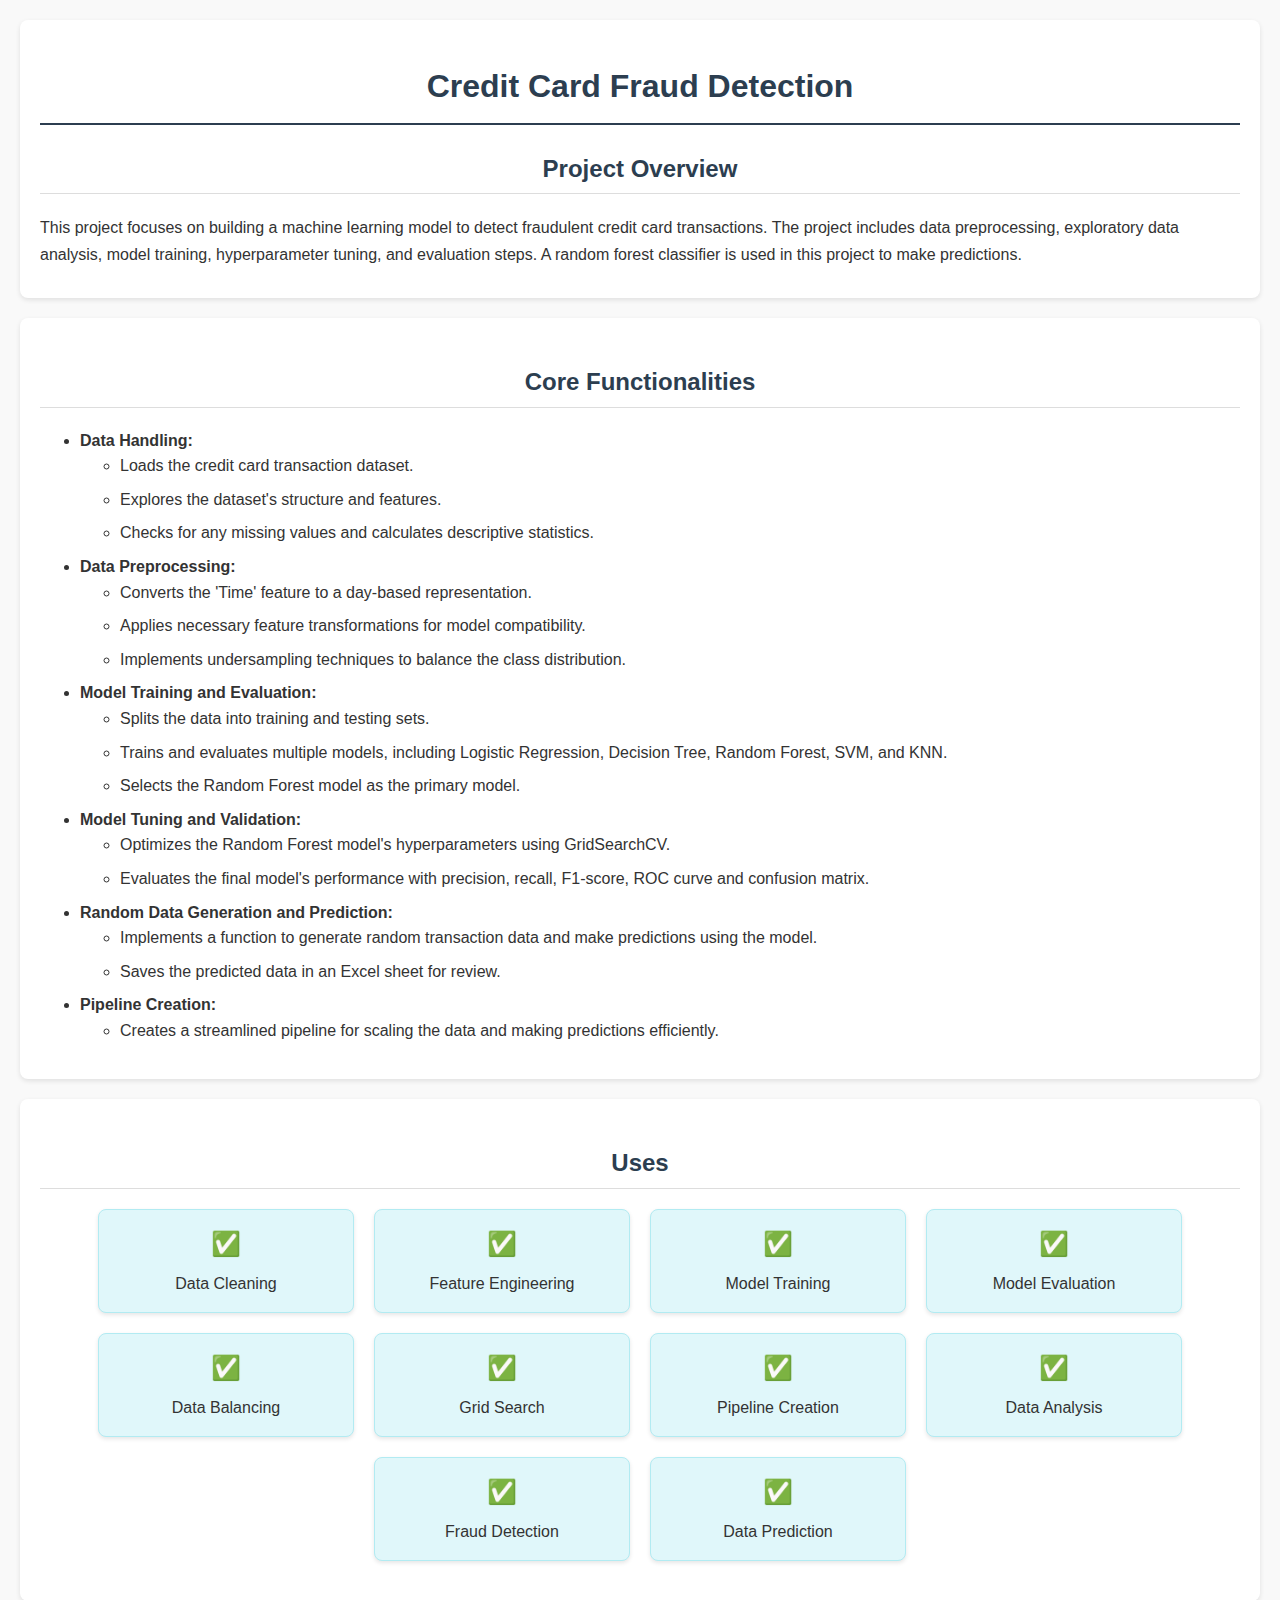
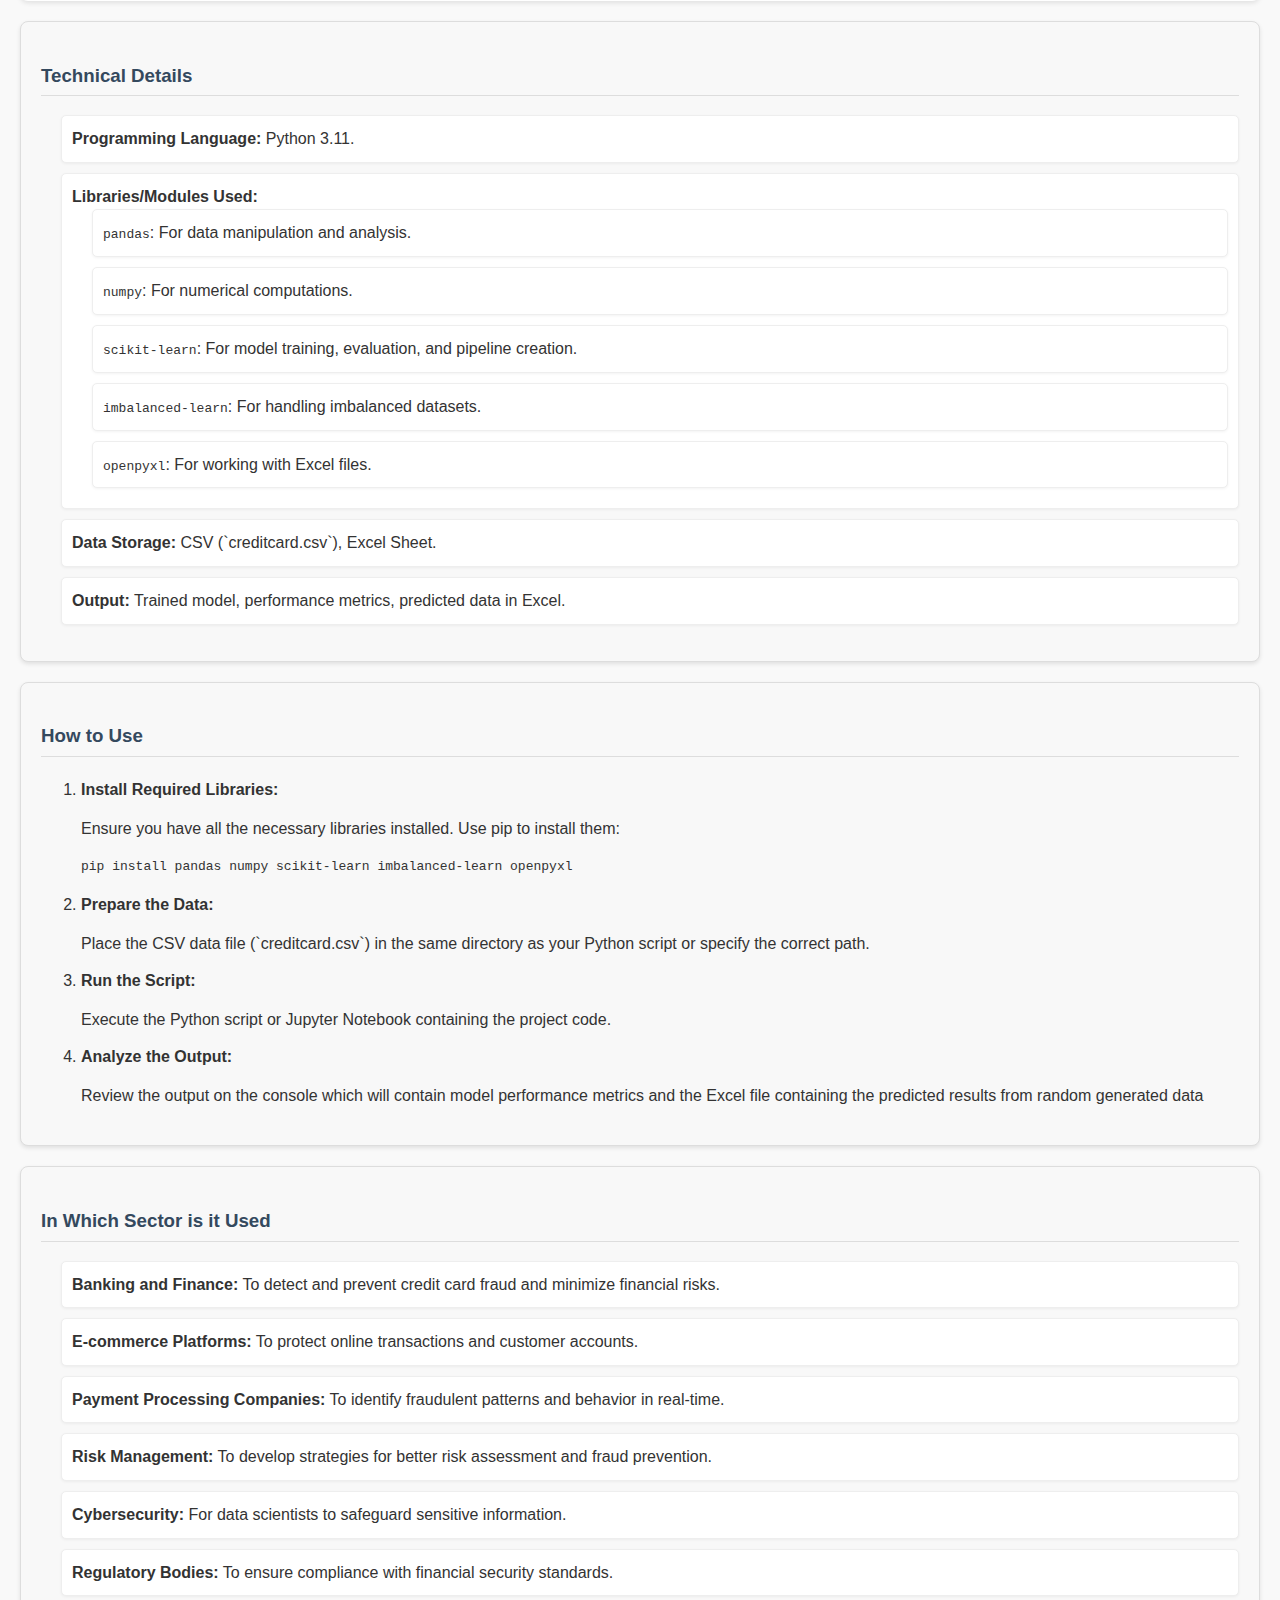
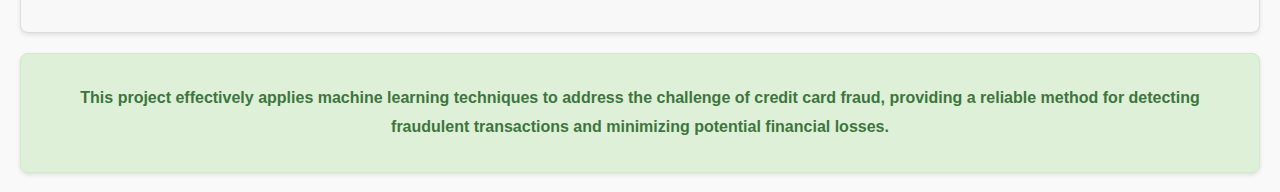
<file: credit_card_fraud_detection.html>
<!DOCTYPE html>
<html lang="en">
<head>
    <meta charset="UTF-8">
    <meta name="viewport" content="width=device-width, initial-scale=1.0">
    <title>Credit Card Fraud Detection</title>
     <style>
          body {
            font-family: Arial, sans-serif;
            line-height: 1.6;
            margin: 20px;
             background-color: #f9f9f9;
            color: #333;
        }
        h1, h2 {
             color: #2c3e50;
            text-align: center;
        }
        h1 {
            border-bottom: 2px solid #2c3e50;
            padding-bottom: 10px;
        }

        h2 {
            border-bottom: 1px solid #ddd;
             padding-bottom: 5px;
            margin-top: 25px;
        }
        .section {
            background-color: #fff;
             padding: 20px;
            border-radius: 8px;
            box-shadow: 0 2px 5px rgba(0,0,0,0.1);
            margin-bottom: 20px;
            
        }
         p {
          margin: 10px 0;
           line-height: 1.7;
          }
        ul {
            list-style-type: disc;
            margin-left: 20px;
            padding-left: 20px;
        }
          ul ul {
        list-style-type: circle; /* Style for nested lists */
        margin-left: 20px; /* Adjust as needed */
    }
        li {
            margin-bottom: 8px;
             
        }
         .uses-container {
            display: flex;
            flex-wrap: wrap;
            gap: 20px;
             margin: 20px 0;
            justify-content: center;
        }
         .use-box {
             background-color: #e0f7fa; /*light blue */
             padding: 15px;
            border: 1px solid #b2ebf2;
             border-radius: 8px;
            width: calc(22% - 40px); /* Adjusted width for 4 boxes per row with some margin*/
            box-shadow: 0 2px 4px rgba(0, 0, 0, 0.1);
            text-align: center;
            transition: transform 0.3s ease-in-out;
         }
          .use-box:hover {
        transform: scale(1.05); /* slight scale up on hover */
    }
        .use-box::before {
          content: '✅';
          display: block;
          font-size: 24px;
           margin-bottom: 8px;
        }
           .summary-container{
             background-color: #dff0d8; /* Light green background */
           padding: 20px;
             border: 1px solid #d0e9c6;
            border-radius: 8px;
             box-shadow: 0 2px 4px rgba(0,0,0,0.1);
             margin-top: 20px;
              text-align: center;
              
        }
           .summary-container p{
            font-weight: bold;
            color: #3c763d;
            line-height: 1.8;
        }
         .tech-details-container{
            margin: 20px 0;
            background-color: #f8f8f8;
            border: 1px solid #ddd;
             padding: 20px;
            border-radius: 8px;
            box-shadow: 0 2px 4px rgba(0,0,0,0.1);
        }
          .tech-details-container h3 {
        color: #34495e; /* Darker color for heading */
        border-bottom: 1px solid #ddd;
        padding-bottom: 5px;
    }
    .tech-details-container ul {
        list-style-type: none;
        padding-left: 0;
         }
    .tech-details-container ul li{
        margin-bottom: 10px;
         padding: 10px;
        background-color: #fff;
        border: 1px solid #eee;
       border-radius: 5px;
         box-shadow: 0 1px 3px rgba(0,0,0,0.05);
    }
      .instructions-container{
           margin: 20px 0;
            background-color: #f8f8f8;
            border: 1px solid #ddd;
            padding: 20px;
             border-radius: 8px;
            box-shadow: 0 2px 4px rgba(0,0,0,0.1);
        }
      .instructions-container h3 {
         color: #34495e; /* Darker color for heading */
          border-bottom: 1px solid #ddd;
        padding-bottom: 5px;
      }
     .instructions-container ol {
          margin-left: 20px;
            padding-left: 20px;
        }
        .instructions-container ol li{
            margin-bottom: 10px;
              line-height: 1.8;
        }
          .sectors-container{
           margin: 20px 0;
            background-color: #f8f8f8;
             border: 1px solid #ddd;
             padding: 20px;
            border-radius: 8px;
            box-shadow: 0 2px 4px rgba(0,0,0,0.1);
        }
          .sectors-container h3 {
         color: #34495e; /* Darker color for heading */
          border-bottom: 1px solid #ddd;
           padding-bottom: 5px;
          }
       .sectors-container ul {
         list-style-type: none;
          padding-left: 0;
         }
        .sectors-container ul li{
            margin-bottom: 10px;
          padding: 10px;
         background-color: #fff;
        border: 1px solid #eee;
        border-radius: 5px;
         box-shadow: 0 1px 3px rgba(0,0,0,0.05);
         }
    </style>
</head>
<body>
    <div class="section">
         <h1>Credit Card Fraud Detection</h1>
         <h2>Project Overview</h2>
        <p>This project focuses on building a machine learning model to detect fraudulent credit card transactions. The project includes data preprocessing, exploratory data analysis, model training, hyperparameter tuning, and evaluation steps. A random forest classifier is used in this project to make predictions.</p>
    </div>
    
    <div class="section">
        <h2>Core Functionalities</h2>
        <ul>
            <li><strong>Data Handling:</strong>
                <ul>
                    <li>Loads the credit card transaction dataset.</li>
                    <li>Explores the dataset's structure and features.</li>
                    <li>Checks for any missing values and calculates descriptive statistics.</li>
                </ul>
            </li>
            <li><strong>Data Preprocessing:</strong>
                <ul>
                     <li>Converts the 'Time' feature to a day-based representation.</li>
                    <li>Applies necessary feature transformations for model compatibility.</li>
                    <li>Implements undersampling techniques to balance the class distribution.</li>
                 </ul>
           </li>
           <li><strong>Model Training and Evaluation:</strong>
              <ul>
                   <li>Splits the data into training and testing sets.</li>
                    <li>Trains and evaluates multiple models, including Logistic Regression, Decision Tree, Random Forest, SVM, and KNN.</li>
                     <li>Selects the Random Forest model as the primary model.</li>
                </ul>
            </li>
             <li><strong>Model Tuning and Validation:</strong>
               <ul>
                    <li>Optimizes the Random Forest model's hyperparameters using GridSearchCV.</li>
                     <li>Evaluates the final model's performance with precision, recall, F1-score, ROC curve and confusion matrix.</li>
                </ul>
            </li>
            <li><strong>Random Data Generation and Prediction:</strong>
                 <ul>
                    <li>Implements a function to generate random transaction data and make predictions using the model.</li>
                    <li>Saves the predicted data in an Excel sheet for review.</li>
                 </ul>
             </li>
            <li><strong>Pipeline Creation:</strong>
               <ul>
                   <li>Creates a streamlined pipeline for scaling the data and making predictions efficiently.</li>
                </ul>
            </li>
        </ul>
    </div>
    
    <div class="section">
        <h2>Uses</h2>
         <div class="uses-container">
            <div class="use-box">Data Cleaning</div>
            <div class="use-box">Feature Engineering</div>
            <div class="use-box">Model Training</div>
            <div class="use-box">Model Evaluation</div>
            <div class="use-box">Data Balancing</div>
            <div class="use-box">Grid Search</div>
            <div class="use-box">Pipeline Creation</div>
             <div class="use-box">Data Analysis</div>
            <div class="use-box">Fraud Detection</div>
            <div class="use-box">Data Prediction</div>
        </div>
    </div>
    
    <div class="section tech-details-container">
        <h3>Technical Details</h3>
        <ul>
            <li>
                <strong>Programming Language:</strong> Python 3.11.
            </li>
            <li>
                <strong>Libraries/Modules Used:</strong>
               <ul>
                 <li><code>pandas</code>: For data manipulation and analysis.</li>
                 <li><code>numpy</code>: For numerical computations.</li>
                 <li><code>scikit-learn</code>: For model training, evaluation, and pipeline creation.</li>
                 <li><code>imbalanced-learn</code>: For handling imbalanced datasets.</li>
                 <li><code>openpyxl</code>: For working with Excel files.</li>
                </ul>
            </li>
            <li>
                 <strong>Data Storage:</strong> CSV (`creditcard.csv`), Excel Sheet.
             </li>
             <li>
                <strong>Output:</strong> Trained model, performance metrics, predicted data in Excel.
            </li>
        </ul>
    </div>

    <div class="section instructions-container">
        <h3>How to Use</h3>
        <ol>
            <li><strong>Install Required Libraries:</strong>
                <p>Ensure you have all the necessary libraries installed. Use pip to install them:</p>
                <pre><code>pip install pandas numpy scikit-learn imbalanced-learn openpyxl</code></pre>
            </li>
            <li><strong>Prepare the Data:</strong>
                <p>Place the CSV data file (`creditcard.csv`) in the same directory as your Python script or specify the correct path.</p>
           </li>
           <li><strong>Run the Script:</strong>
                <p>Execute the Python script or Jupyter Notebook containing the project code.</p>
            </li>
            <li><strong>Analyze the Output:</strong>
                <p>Review the output on the console which will contain model performance metrics and the Excel file containing the predicted results from random generated data</p>
            </li>
        </ol>
    </div>
    
    <div class="section sectors-container">
        <h3>In Which Sector is it Used</h3>
        <ul>
            <li>
                <strong>Banking and Finance:</strong> To detect and prevent credit card fraud and minimize financial risks.
             </li>
             <li>
                 <strong>E-commerce Platforms:</strong> To protect online transactions and customer accounts.
             </li>
             <li>
                <strong>Payment Processing Companies:</strong> To identify fraudulent patterns and behavior in real-time.
              </li>
              <li>
                 <strong>Risk Management:</strong> To develop strategies for better risk assessment and fraud prevention.
              </li>
              <li>
                <strong>Cybersecurity:</strong> For data scientists to safeguard sensitive information.
              </li>
             <li>
               <strong>Regulatory Bodies:</strong> To ensure compliance with financial security standards.
             </li>
        </ul>
    </div>
    
       <div class="summary-container">
       <p>This project effectively applies machine learning techniques to address the challenge of credit card fraud, providing a reliable method for detecting fraudulent transactions and minimizing potential financial losses.</p>
   </div>
</body>
</html>
</file>
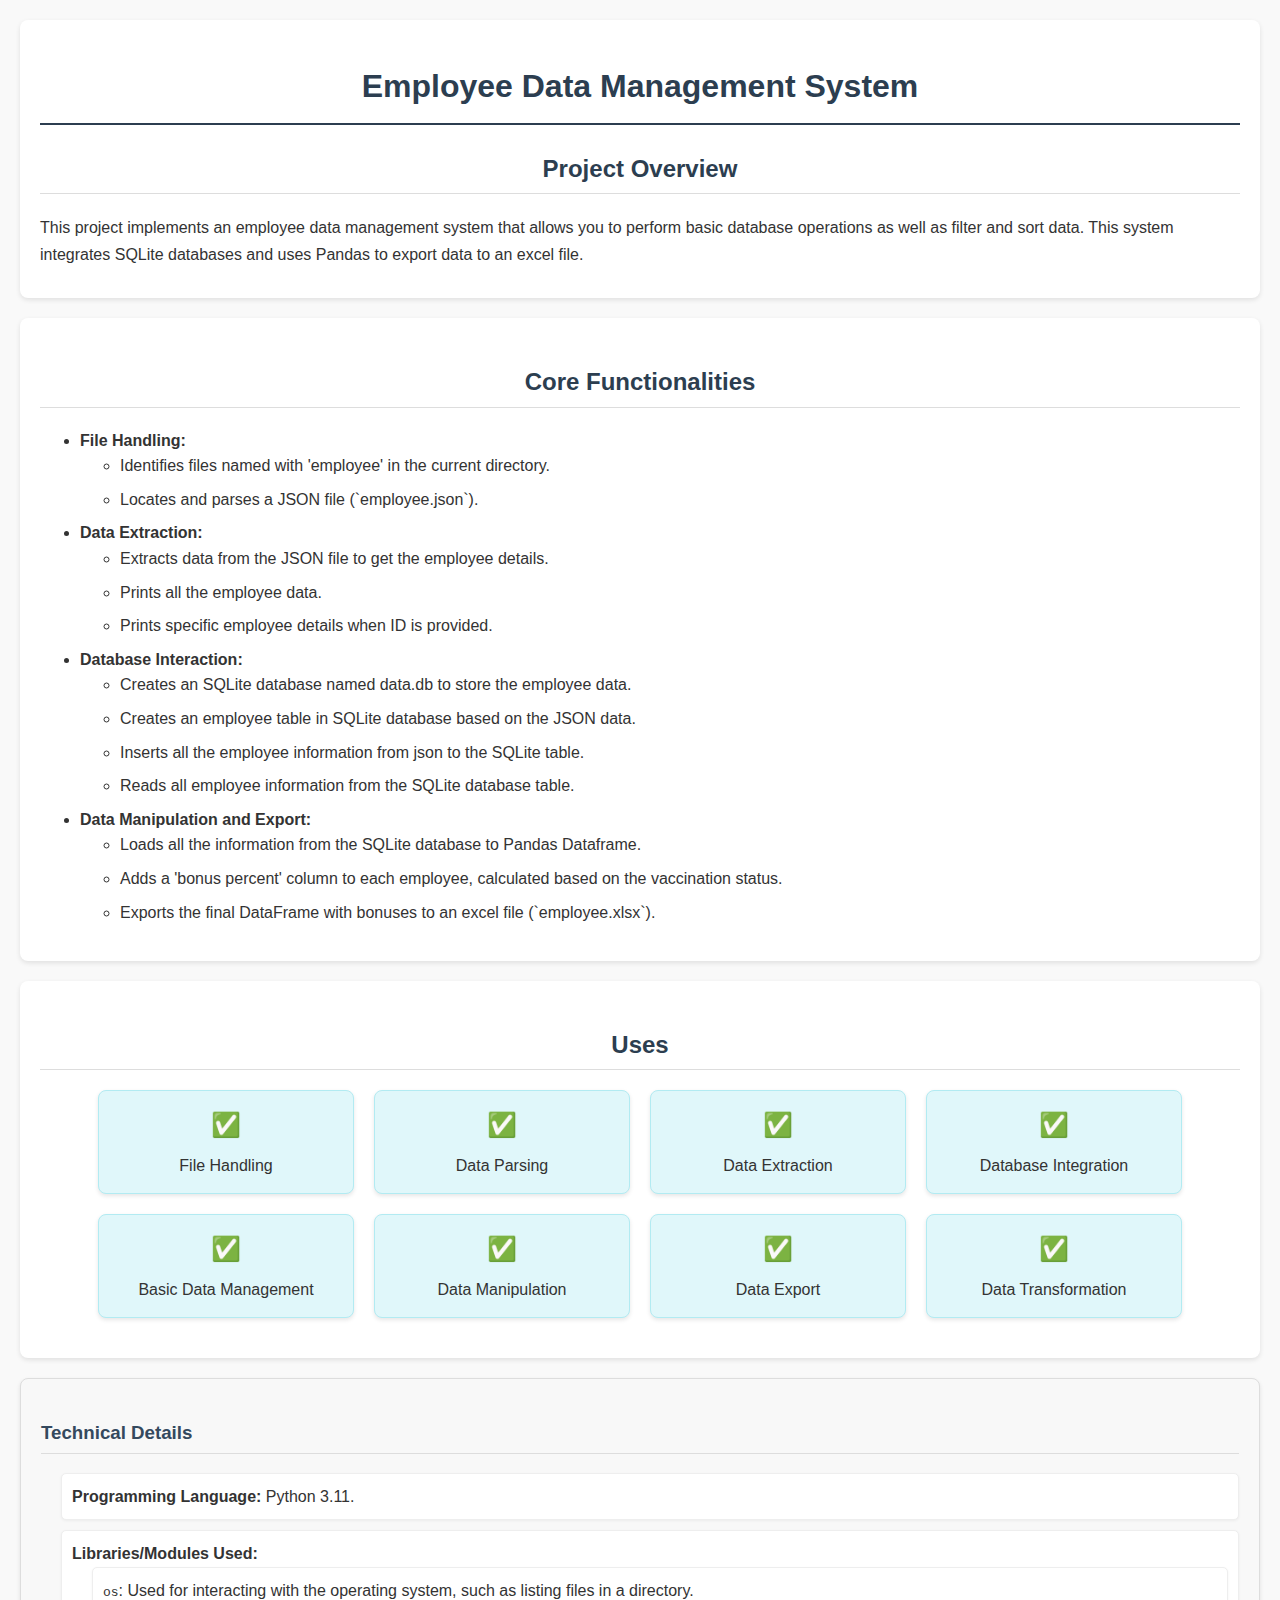
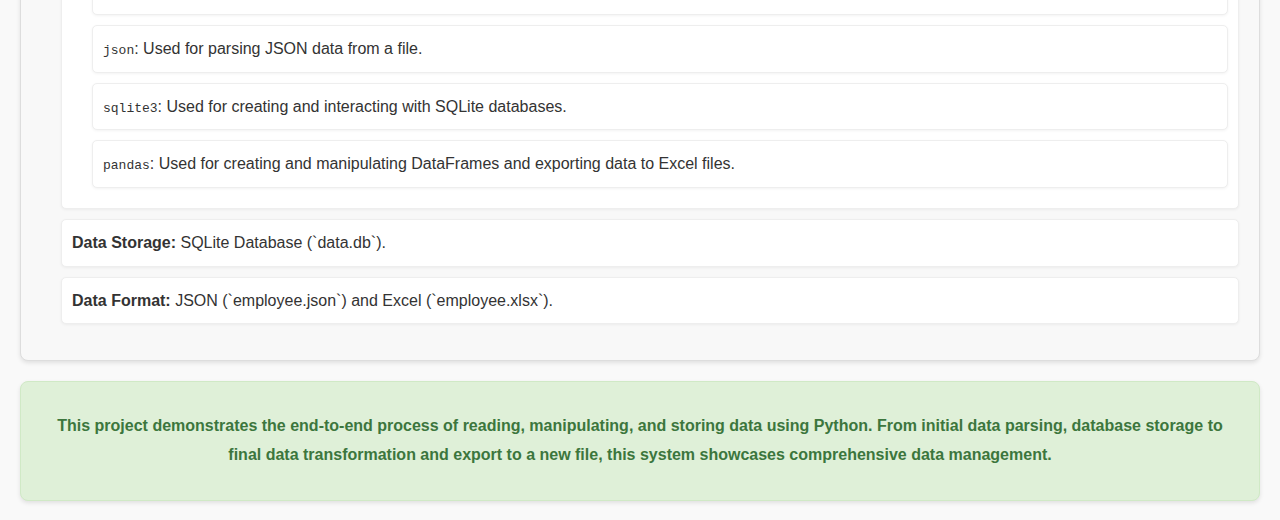
<file: data_processing.html>
<!DOCTYPE html>
<html lang="en">
<head>
    <meta charset="UTF-8">
    <meta name="viewport" content="width=device-width, initial-scale=1.0">
    <title>Employee Data Management System</title>
    <style>
        body {
            font-family: 'Arial', sans-serif;
            line-height: 1.6;
            margin: 20px;
            background-color: #f9f9f9;
            color: #333;
        }
        h1, h2 {
            color: #2c3e50;
            text-align: center;
        }
          h1 {
            border-bottom: 2px solid #2c3e50;
            padding-bottom: 10px;
        }

        h2 {
            border-bottom: 1px solid #ddd;
            padding-bottom: 5px;
            margin-top: 25px;
        }
        .section {
            background-color: #fff;
             padding: 20px;
             border-radius: 8px;
            box-shadow: 0 2px 5px rgba(0,0,0,0.1);
             margin-bottom: 20px;
            
        }
          p {
          margin: 10px 0;
           line-height: 1.7;
          }

        ul {
            list-style-type: disc;
            margin-left: 20px;
             padding-left: 20px;
        }
         ul ul {
        list-style-type: circle; /* Style for nested lists */
        margin-left: 20px; /* Adjust as needed */
    }
        li {
            margin-bottom: 8px;
             
        }
      
         .uses-container {
            display: flex;
            flex-wrap: wrap;
            gap: 20px;
             margin: 20px 0;
            justify-content: center;
        }

        .use-box {
            background-color: #e0f7fa;
            padding: 15px;
             border: 1px solid #b2ebf2;
           border-radius: 8px;
            width: calc(22% - 40px); /* Adjusted width for 4 boxes per row with some margin*/
            box-shadow: 0 2px 4px rgba(0, 0, 0, 0.1);
             text-align: center;
             transition: transform 0.3s ease-in-out;
             
        }
        
        .use-box:hover {
        transform: scale(1.05); /* slight scale up on hover */
    }

        .use-box::before {
          content: '✅';
          display: block;
          font-size: 24px;
           margin-bottom: 8px;
        }
          .summary-container{
             background-color: #dff0d8; /* Light green background */
           padding: 20px;
            border: 1px solid #d0e9c6;
            border-radius: 8px;
             box-shadow: 0 2px 4px rgba(0,0,0,0.1);
             margin-top: 20px;
              text-align: center;
              
        }
        
        .summary-container p{
           font-weight: bold;
            color: #3c763d;
            line-height: 1.8;
        }
           .tech-details-container{
            margin: 20px 0;
           background-color: #f8f8f8;
            border: 1px solid #ddd;
             padding: 20px;
             border-radius: 8px;
             box-shadow: 0 2px 4px rgba(0,0,0,0.1);
        }
         .tech-details-container h3 {
        color: #34495e; /* Darker color for heading */
         border-bottom: 1px solid #ddd;
         padding-bottom: 5px;
    }
    .tech-details-container ul {
         list-style-type: none;
         padding-left: 0;
         }
    .tech-details-container ul li{
        margin-bottom: 10px;
        padding: 10px;
        background-color: #fff;
       border: 1px solid #eee;
       border-radius: 5px;
       box-shadow: 0 1px 3px rgba(0,0,0,0.05);
    }
    </style>
</head>
<body>
    <div class="section">
        <h1>Employee Data Management System</h1>
        <h2>Project Overview</h2>
        <p>This project implements an employee data management system that allows you to perform basic database operations as well as filter and sort data. This system integrates SQLite databases and uses Pandas to export data to an excel file.
         </p>
    </div>
    
    <div class="section">
        <h2>Core Functionalities</h2>
        <ul>
            <li><strong>File Handling:</strong>
                <ul>
                   <li>Identifies files named with 'employee' in the current directory.</li>
                    <li>Locates and parses a JSON file (`employee.json`).</li>
                </ul>
           </li>
           <li><strong>Data Extraction:</strong>
                <ul>
                    <li>Extracts data from the JSON file to get the employee details.</li>
                    <li>Prints all the employee data.</li>
                     <li>Prints specific employee details when ID is provided.</li>
                 </ul>
             </li>
            <li><strong>Database Interaction:</strong>
               <ul>
                   <li>Creates an SQLite database named data.db to store the employee data.</li>
                    <li>Creates an employee table in SQLite database based on the JSON data.</li>
                    <li>Inserts all the employee information from json to the SQLite table.</li>
                    <li>Reads all employee information from the SQLite database table.</li>
                </ul>
            </li>
             <li><strong>Data Manipulation and Export:</strong>
              <ul>
                    <li>Loads all the information from the SQLite database to Pandas Dataframe.</li>
                    <li>Adds a 'bonus percent' column to each employee, calculated based on the vaccination status.</li>
                    <li>Exports the final DataFrame with bonuses to an excel file (`employee.xlsx`).</li>
                </ul>
            </li>
        </ul>
    </div>
    
     <div class="section">
        <h2>Uses</h2>
        <div class="uses-container">
            <div class="use-box">File Handling</div>
            <div class="use-box">Data Parsing</div>
             <div class="use-box">Data Extraction</div>
             <div class="use-box">Database Integration</div>
               <div class="use-box">Basic Data Management</div>
              <div class="use-box">Data Manipulation</div>
             <div class="use-box">Data Export</div>
                <div class="use-box">Data Transformation</div>
           
        </div>
    </div>
    
     <div class="section tech-details-container">
        <h3>Technical Details</h3>
        <ul>
            <li>
                <strong>Programming Language:</strong> Python 3.11.
            </li>
            <li>
                <strong>Libraries/Modules Used:</strong>
               <ul>
                 <li><code>os</code>: Used for interacting with the operating system, such as listing files in a directory.</li>
                 <li><code>json</code>: Used for parsing JSON data from a file.</li>
                 <li><code>sqlite3</code>: Used for creating and interacting with SQLite databases.</li>
                 <li><code>pandas</code>: Used for creating and manipulating DataFrames and exporting data to Excel files.</li>
                </ul>
            </li>
            <li>
                 <strong>Data Storage:</strong> SQLite Database (`data.db`).
             </li>
             <li>
               <strong>Data Format:</strong> JSON (`employee.json`) and Excel (`employee.xlsx`).
            </li>
        </ul>
    </div>
    
     <div class="summary-container">
       <p>This project demonstrates the end-to-end process of reading, manipulating, and storing data using Python. From initial data parsing, database storage to final data transformation and export to a new file, this system showcases comprehensive data management. </p>
   </div>
</body>
</html>
</file>
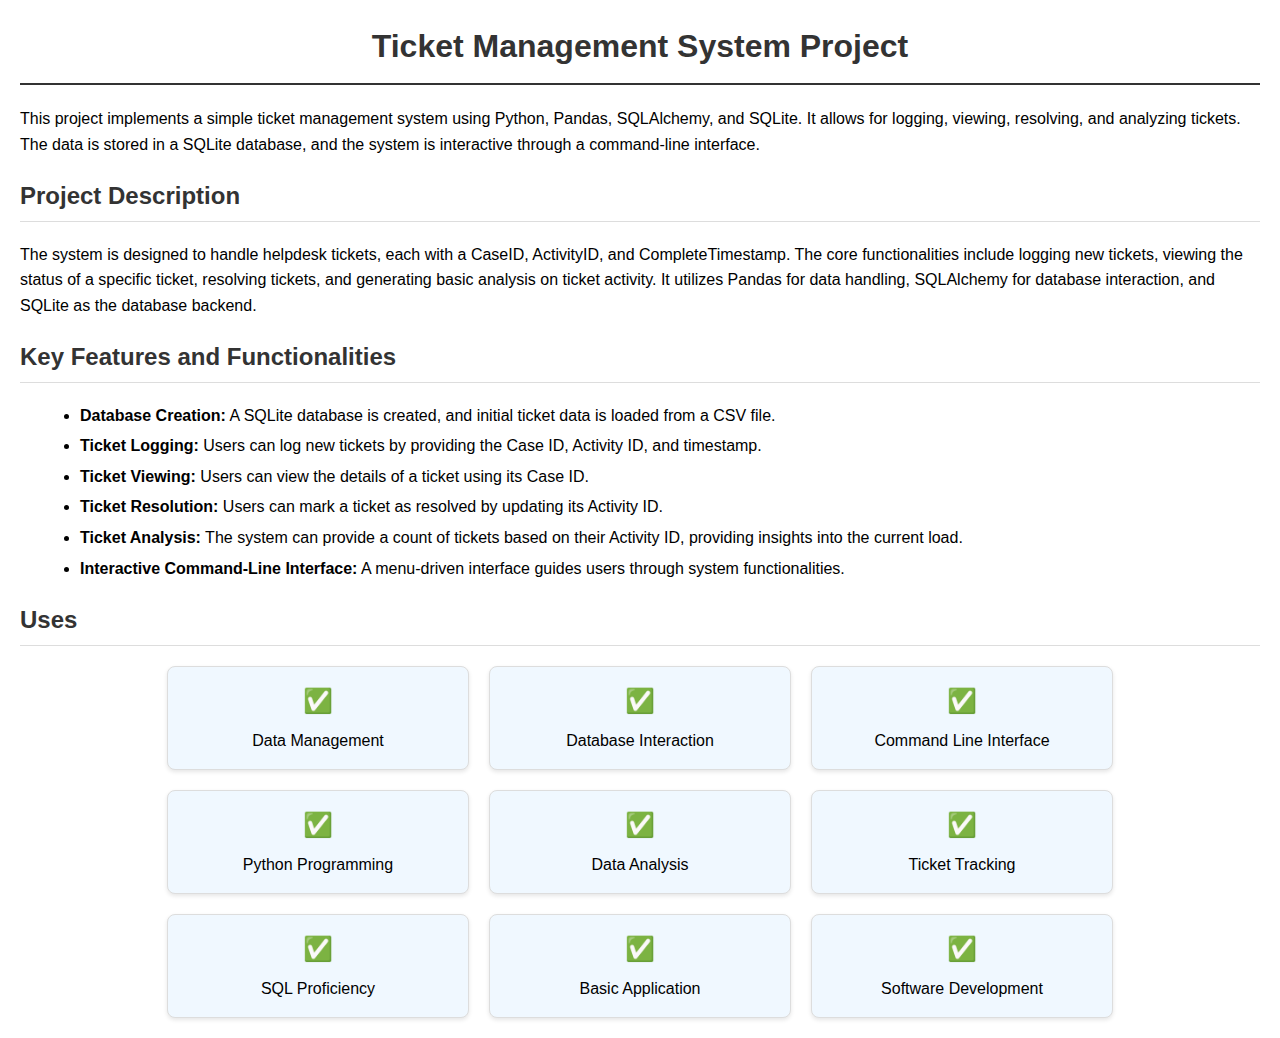
<file: IT_Help_Desk.html>
<!DOCTYPE html>
<html lang="en">
<head>
    <meta charset="UTF-8">
    <meta name="viewport" content="width=device-width, initial-scale=1.0">
    <title>Ticket Management System Project</title>
    <style>
        body {
            font-family: Arial, sans-serif;
            line-height: 1.6;
            margin: 20px;
        }
        h1 {
            color: #333;
            text-align: center;
            border-bottom: 2px solid #333;
            padding-bottom: 10px;
        }
        h2 {
            color: #333;
            border-bottom: 1px solid #ddd;
            padding-bottom: 5px;
        }
        ul {
            list-style-type: disc;
            margin-left: 20px;
        }
        li {
            margin-bottom: 5px;
        }
        .section {
            margin-bottom: 20px;
        }
         .uses-container {
            display: flex;
            flex-wrap: wrap;
            gap: 20px;
            margin: 20px 0;
            justify-content: center;
         }
        .use-box {
             background-color: #f0f8ff; /*light blue */
             padding: 15px;
            border: 1px solid #ddd;
             border-radius: 8px;
            width: calc(25% - 40px); /* 4 boxes per row, adjust width as needed */
            box-shadow: 0 2px 4px rgba(0, 0, 0, 0.1); /* slight shadow for depth */
             text-align: center;
        }
         .use-box::before {
          content: '✅';
          display: block;
          font-size: 24px;
           margin-bottom: 8px;
        }
    </style>
</head>
<body>
    <div class="section">
        <h1>Ticket Management System Project</h1>
        <p>This project implements a simple ticket management system using Python, Pandas, SQLAlchemy, and SQLite. It allows for logging, viewing, resolving, and analyzing tickets. The data is stored in a SQLite database, and the system is interactive through a command-line interface.</p>
    </div>
    <div class="section">
        <h2>Project Description</h2>
            <p>The system is designed to handle helpdesk tickets, each with a CaseID, ActivityID, and CompleteTimestamp. The core functionalities include logging new tickets, viewing the status of a specific ticket, resolving tickets, and generating basic analysis on ticket activity. It utilizes Pandas for data handling, SQLAlchemy for database interaction, and SQLite as the database backend.</p>
           
    </div>
    <div class="section">
        <h2>Key Features and Functionalities</h2>
        <ul>
            <li><strong>Database Creation:</strong> A SQLite database is created, and initial ticket data is loaded from a CSV file.</li>
            <li><strong>Ticket Logging:</strong> Users can log new tickets by providing the Case ID, Activity ID, and timestamp.</li>
            <li><strong>Ticket Viewing:</strong> Users can view the details of a ticket using its Case ID.</li>
             <li><strong>Ticket Resolution:</strong> Users can mark a ticket as resolved by updating its Activity ID.</li>
            <li><strong>Ticket Analysis:</strong> The system can provide a count of tickets based on their Activity ID, providing insights into the current load.</li>
           <li><strong>Interactive Command-Line Interface:</strong> A menu-driven interface guides users through system functionalities.</li>
        </ul>
    </div>
   <div class="section">
        <h2>Uses</h2>
        <div class="uses-container">
             <div class="use-box">Data Management</div>
             <div class="use-box">Database Interaction</div>
            <div class="use-box">Command Line Interface</div>
            <div class="use-box">Python Programming</div>
           <div class="use-box">Data Analysis</div>
            <div class="use-box">Ticket Tracking</div>
              <div class="use-box">SQL Proficiency</div>
             <div class="use-box">Basic Application</div>
             <div class="use-box">Software Development</div>
        </div>
    </div>
</body>
</html>
</file>
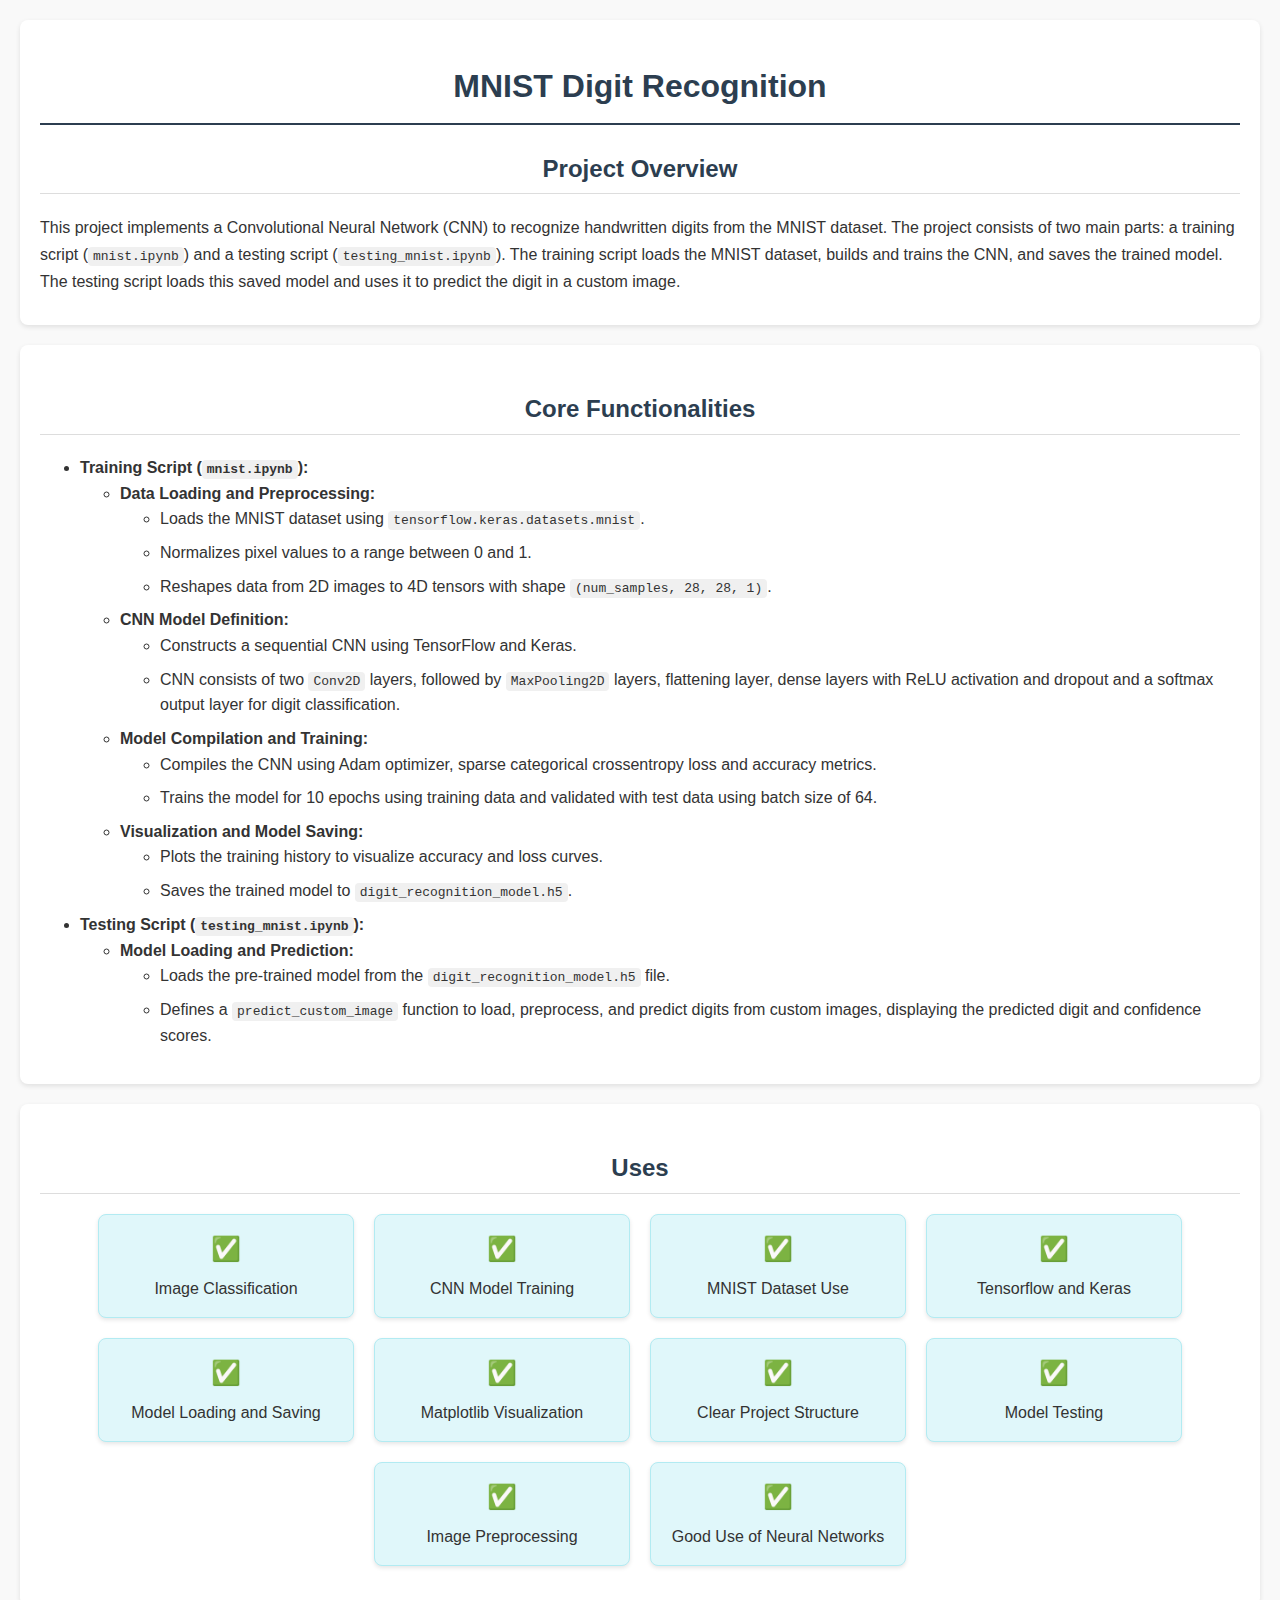
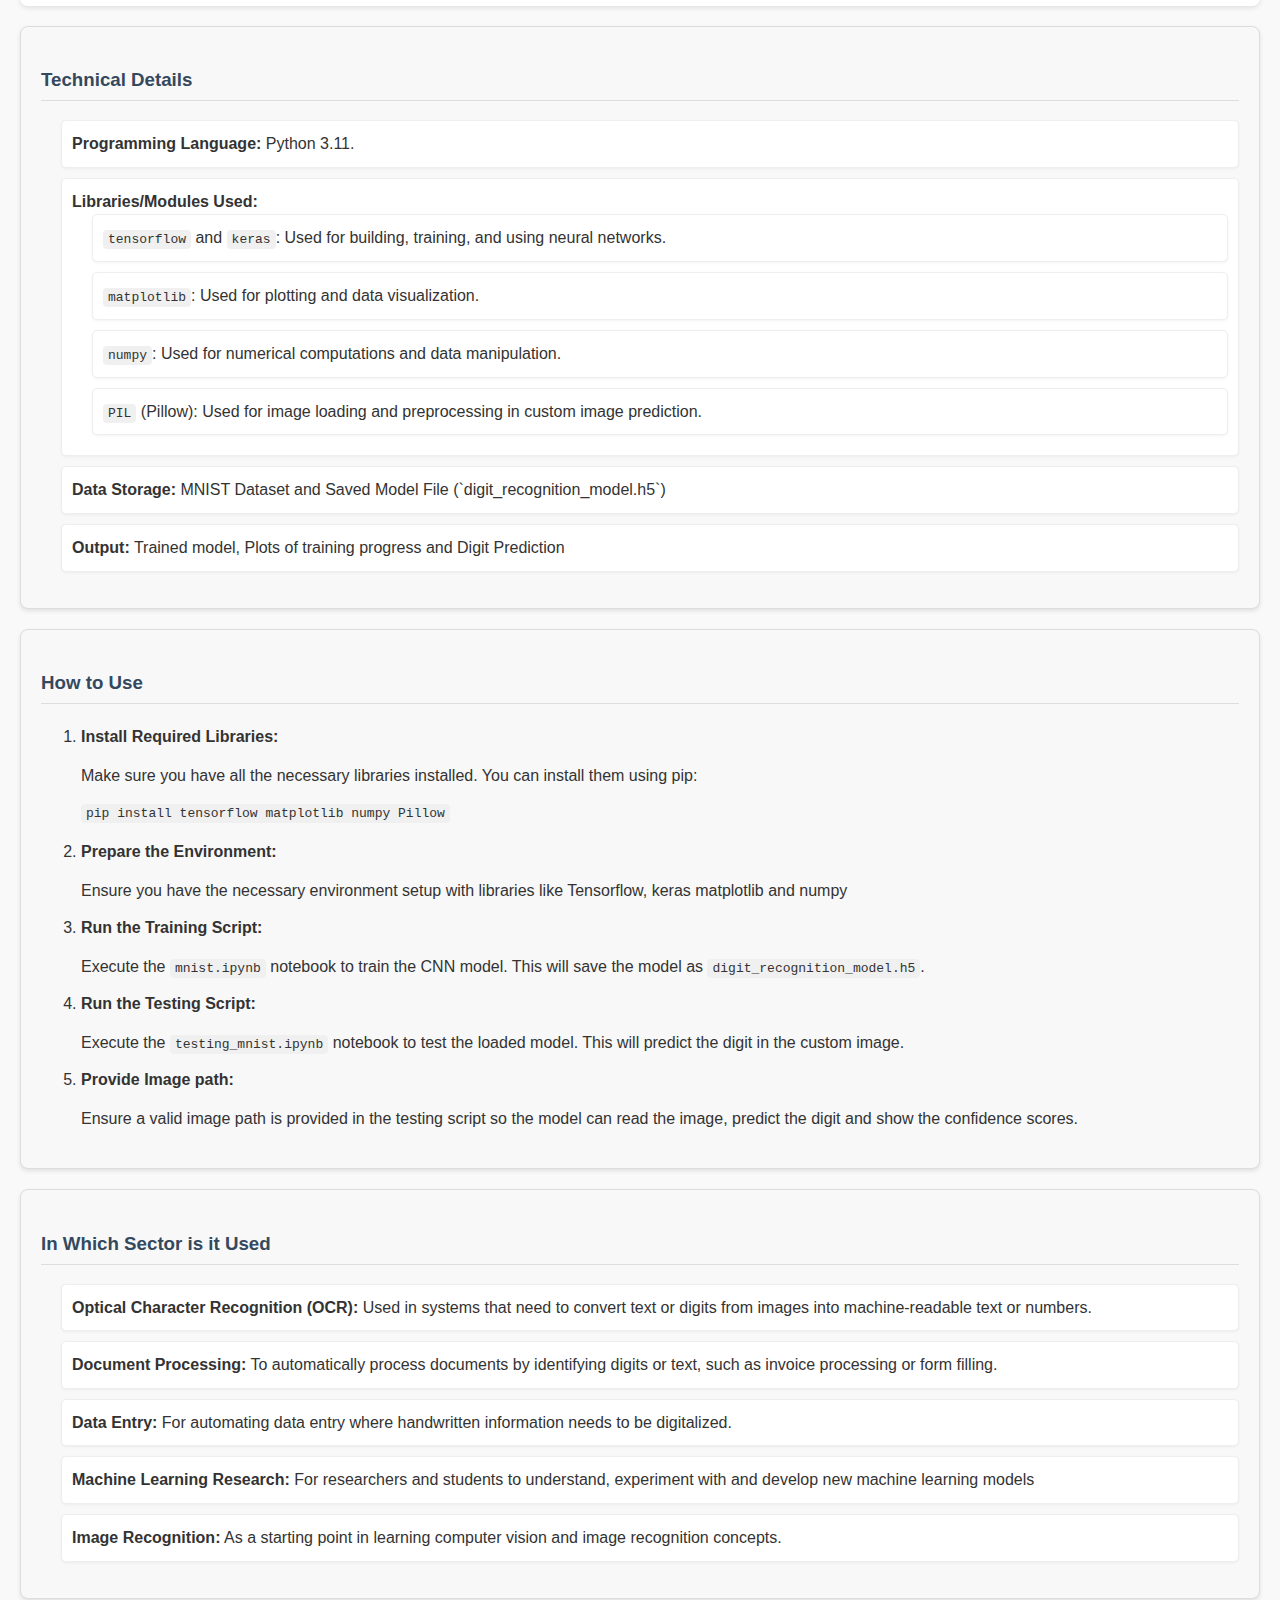
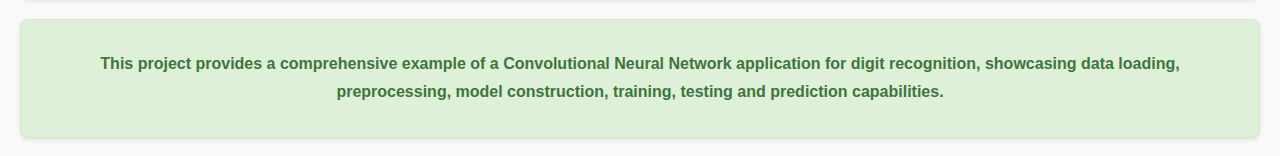
<file: MNIST_Handwritten_Digit_Recognizer.html>
<!DOCTYPE html>
<html lang="en">
<head>
    <meta charset="UTF-8">
    <meta name="viewport" content="width=device-width, initial-scale=1.0">
    <title>MNIST Digit Recognition Project Explanation</title>
    <style>
          body {
            font-family: Arial, sans-serif;
            line-height: 1.6;
            margin: 20px;
             background-color: #f9f9f9;
            color: #333;
        }
        h1, h2 {
             color: #2c3e50;
            text-align: center;
        }
        h1 {
            border-bottom: 2px solid #2c3e50;
            padding-bottom: 10px;
        }

        h2 {
            border-bottom: 1px solid #ddd;
             padding-bottom: 5px;
            margin-top: 25px;
        }
        .section {
            background-color: #fff;
             padding: 20px;
            border-radius: 8px;
            box-shadow: 0 2px 5px rgba(0,0,0,0.1);
            margin-bottom: 20px;
            
        }
         p {
          margin: 10px 0;
           line-height: 1.7;
          }
        ul {
            list-style-type: disc;
            margin-left: 20px;
            padding-left: 20px;
        }
          ul ul {
        list-style-type: circle; /* Style for nested lists */
        margin-left: 20px; /* Adjust as needed */
    }
        li {
            margin-bottom: 8px;
             
        }
         .uses-container {
            display: flex;
            flex-wrap: wrap;
            gap: 20px;
             margin: 20px 0;
            justify-content: center;
        }
         .use-box {
             background-color: #e0f7fa; /*light blue */
             padding: 15px;
            border: 1px solid #b2ebf2;
             border-radius: 8px;
            width: calc(22% - 40px); /* Adjusted width for 4 boxes per row with some margin*/
            box-shadow: 0 2px 4px rgba(0, 0, 0, 0.1);
            text-align: center;
            transition: transform 0.3s ease-in-out;
         }
          .use-box:hover {
        transform: scale(1.05); /* slight scale up on hover */
    }
        .use-box::before {
          content: '✅';
          display: block;
          font-size: 24px;
           margin-bottom: 8px;
        }
           .summary-container{
             background-color: #dff0d8; /* Light green background */
           padding: 20px;
             border: 1px solid #d0e9c6;
            border-radius: 8px;
             box-shadow: 0 2px 4px rgba(0,0,0,0.1);
             margin-top: 20px;
              text-align: center;
              
        }
           .summary-container p{
            font-weight: bold;
            color: #3c763d;
            line-height: 1.8;
        }
         .tech-details-container{
            margin: 20px 0;
            background-color: #f8f8f8;
            border: 1px solid #ddd;
             padding: 20px;
            border-radius: 8px;
            box-shadow: 0 2px 4px rgba(0,0,0,0.1);
        }
          .tech-details-container h3 {
        color: #34495e; /* Darker color for heading */
        border-bottom: 1px solid #ddd;
        padding-bottom: 5px;
    }
    .tech-details-container ul {
        list-style-type: none;
        padding-left: 0;
         }
    .tech-details-container ul li{
        margin-bottom: 10px;
         padding: 10px;
        background-color: #fff;
        border: 1px solid #eee;
       border-radius: 5px;
         box-shadow: 0 1px 3px rgba(0,0,0,0.05);
    }
      .instructions-container{
           margin: 20px 0;
            background-color: #f8f8f8;
            border: 1px solid #ddd;
            padding: 20px;
             border-radius: 8px;
            box-shadow: 0 2px 4px rgba(0,0,0,0.1);
        }
      .instructions-container h3 {
         color: #34495e; /* Darker color for heading */
          border-bottom: 1px solid #ddd;
        padding-bottom: 5px;
      }
     .instructions-container ol {
          margin-left: 20px;
            padding-left: 20px;
        }
        .instructions-container ol li{
            margin-bottom: 10px;
              line-height: 1.8;
        }
          .sectors-container{
           margin: 20px 0;
            background-color: #f8f8f8;
             border: 1px solid #ddd;
             padding: 20px;
            border-radius: 8px;
            box-shadow: 0 2px 4px rgba(0,0,0,0.1);
        }
          .sectors-container h3 {
         color: #34495e; /* Darker color for heading */
          border-bottom: 1px solid #ddd;
           padding-bottom: 5px;
          }
       .sectors-container ul {
         list-style-type: none;
          padding-left: 0;
         }
        .sectors-container ul li{
            margin-bottom: 10px;
          padding: 10px;
         background-color: #fff;
        border: 1px solid #eee;
        border-radius: 5px;
         box-shadow: 0 1px 3px rgba(0,0,0,0.05);
         }
          code {
            background-color: #f0f0f0;
            padding: 2px 5px;
             border-radius: 4px;
            font-family: monospace;
        }
    </style>
</head>
<body>
    <div class="section">
        <h1>MNIST Digit Recognition</h1>
        <h2>Project Overview</h2>
        <p>This project implements a Convolutional Neural Network (CNN) to recognize handwritten digits from the MNIST dataset. The project consists of two main parts: a training script (<code>mnist.ipynb</code>) and a testing script (<code>testing_mnist.ipynb</code>). The training script loads the MNIST dataset, builds and trains the CNN, and saves the trained model. The testing script loads this saved model and uses it to predict the digit in a custom image. </p>
    </div>
    
    <div class="section">
        <h2>Core Functionalities</h2>
        <ul>
            <li><strong>Training Script (<code>mnist.ipynb</code>):</strong>
                <ul>
                    <li><strong>Data Loading and Preprocessing:</strong>
                        <ul>
                            <li>Loads the MNIST dataset using <code>tensorflow.keras.datasets.mnist</code>.</li>
                            <li>Normalizes pixel values to a range between 0 and 1.</li>
                            <li>Reshapes data from 2D images to 4D tensors with shape <code>(num_samples, 28, 28, 1)</code>.</li>
                         </ul>
                    </li>
                    <li><strong>CNN Model Definition:</strong>
                        <ul>
                            <li>Constructs a sequential CNN using TensorFlow and Keras.</li>
                            <li>CNN consists of two <code>Conv2D</code> layers, followed by <code>MaxPooling2D</code> layers, flattening layer, dense layers with ReLU activation and dropout and a softmax output layer for digit classification.</li>
                        </ul>
                   </li>
                   <li><strong>Model Compilation and Training:</strong>
                      <ul>
                        <li>Compiles the CNN using Adam optimizer, sparse categorical crossentropy loss and accuracy metrics.</li>
                         <li>Trains the model for 10 epochs using training data and validated with test data using batch size of 64.</li>
                        </ul>
                     </li>
                    <li><strong>Visualization and Model Saving:</strong>
                         <ul>
                            <li>Plots the training history to visualize accuracy and loss curves.</li>
                            <li>Saves the trained model to <code>digit_recognition_model.h5</code>.</li>
                        </ul>
                    </li>
                </ul>
            </li>
            <li><strong>Testing Script (<code>testing_mnist.ipynb</code>):</strong>
                 <ul>
                    <li><strong>Model Loading and Prediction:</strong>
                        <ul>
                           <li>Loads the pre-trained model from the <code>digit_recognition_model.h5</code> file.</li>
                            <li>Defines a <code>predict_custom_image</code> function to load, preprocess, and predict digits from custom images, displaying the predicted digit and confidence scores.</li>
                        </ul>
                   </li>
                 </ul>
            </li>
        </ul>
    </div>
    
    <div class="section">
        <h2>Uses</h2>
        <div class="uses-container">
           <div class="use-box">Image Classification</div>
            <div class="use-box">CNN Model Training</div>
             <div class="use-box">MNIST Dataset Use</div>
            <div class="use-box">Tensorflow and Keras</div>
             <div class="use-box">Model Loading and Saving</div>
              <div class="use-box">Matplotlib Visualization</div>
             <div class="use-box">Clear Project Structure</div>
             <div class="use-box">Model Testing</div>
               <div class="use-box">Image Preprocessing</div>
             <div class="use-box">Good Use of Neural Networks</div>
        </div>
    </div>
    
     <div class="section tech-details-container">
        <h3>Technical Details</h3>
        <ul>
            <li>
                <strong>Programming Language:</strong> Python 3.11.
            </li>
            <li>
                <strong>Libraries/Modules Used:</strong>
               <ul>
                 <li><code>tensorflow</code> and <code>keras</code>: Used for building, training, and using neural networks.</li>
                  <li><code>matplotlib</code>: Used for plotting and data visualization.</li>
                   <li><code>numpy</code>: Used for numerical computations and data manipulation.</li>
                  <li><code>PIL</code> (Pillow): Used for image loading and preprocessing in custom image prediction.</li>
                </ul>
            </li>
             <li>
                <strong>Data Storage:</strong> MNIST Dataset and Saved Model File (`digit_recognition_model.h5`)
            </li>
              <li>
                 <strong>Output:</strong> Trained model, Plots of training progress and Digit Prediction
             </li>
        </ul>
    </div>
    
    <div class="section instructions-container">
        <h3>How to Use</h3>
         <ol>
             <li><strong>Install Required Libraries:</strong>
                <p>Make sure you have all the necessary libraries installed. You can install them using pip:</p>
                 <pre><code>pip install tensorflow matplotlib numpy Pillow</code></pre>
            </li>
            <li><strong>Prepare the Environment:</strong>
                <p>Ensure you have the necessary environment setup with libraries like Tensorflow, keras matplotlib and numpy</p>
            </li>
            <li><strong>Run the Training Script:</strong>
                <p>Execute the <code>mnist.ipynb</code> notebook to train the CNN model. This will save the model as <code>digit_recognition_model.h5</code>.</p>
            </li>
            <li><strong>Run the Testing Script:</strong>
                <p>Execute the <code>testing_mnist.ipynb</code> notebook to test the loaded model. This will predict the digit in the custom image.</p>
            </li>
            <li><strong>Provide Image path:</strong>
               <p>Ensure a valid image path is provided in the testing script so the model can read the image, predict the digit and show the confidence scores.</p>
           </li>
         </ol>
    </div>
    
       <div class="section sectors-container">
        <h3>In Which Sector is it Used</h3>
        <ul>
            <li>
               <strong>Optical Character Recognition (OCR):</strong> Used in systems that need to convert text or digits from images into machine-readable text or numbers.
            </li>
            <li>
              <strong>Document Processing:</strong> To automatically process documents by identifying digits or text, such as invoice processing or form filling.
            </li>
              <li>
                 <strong>Data Entry:</strong> For automating data entry where handwritten information needs to be digitalized.
              </li>
              <li>
                <strong>Machine Learning Research:</strong> For researchers and students to understand, experiment with and develop new machine learning models
             </li>
              <li>
                <strong>Image Recognition:</strong> As a starting point in learning computer vision and image recognition concepts.
             </li>
        </ul>
    </div>
    
      <div class="summary-container">
       <p>This project provides a comprehensive example of a Convolutional Neural Network application for digit recognition, showcasing data loading, preprocessing, model construction, training, testing and prediction capabilities. </p>
   </div>
</body>
</html>
</file>
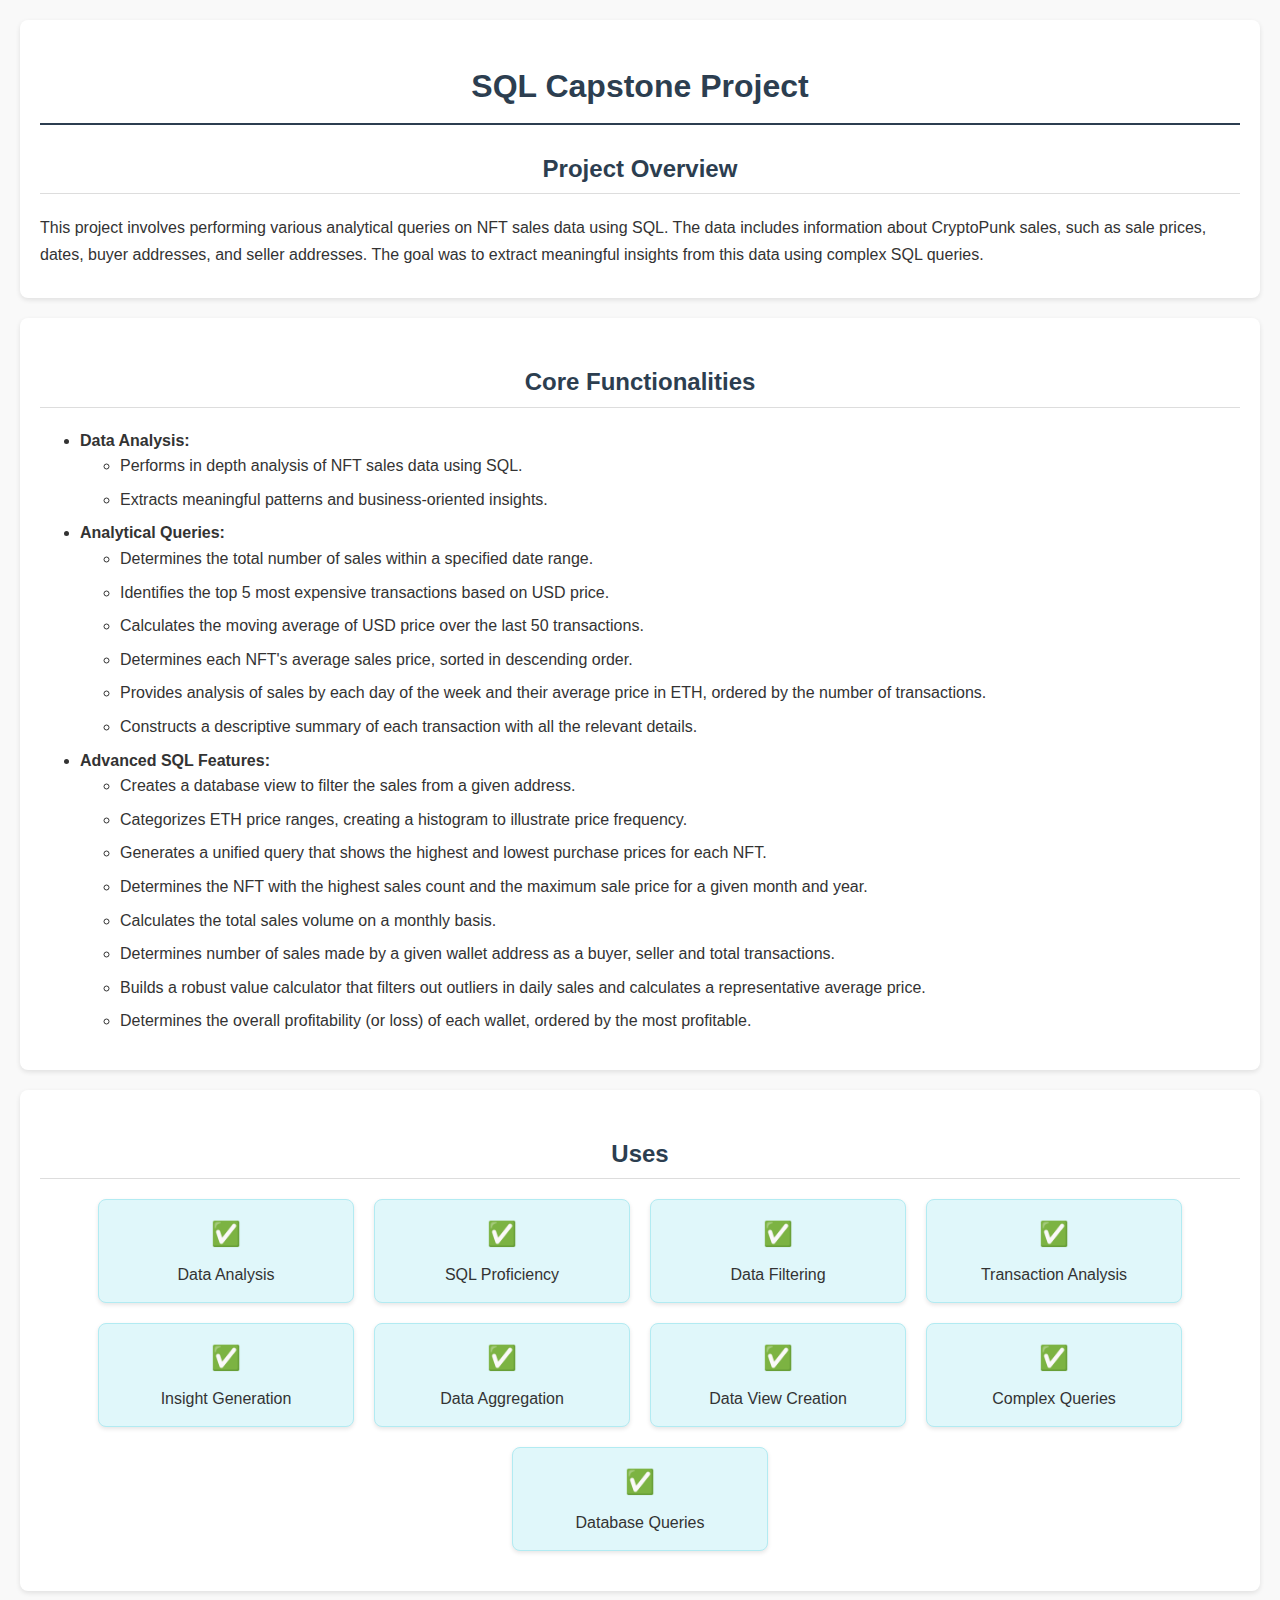
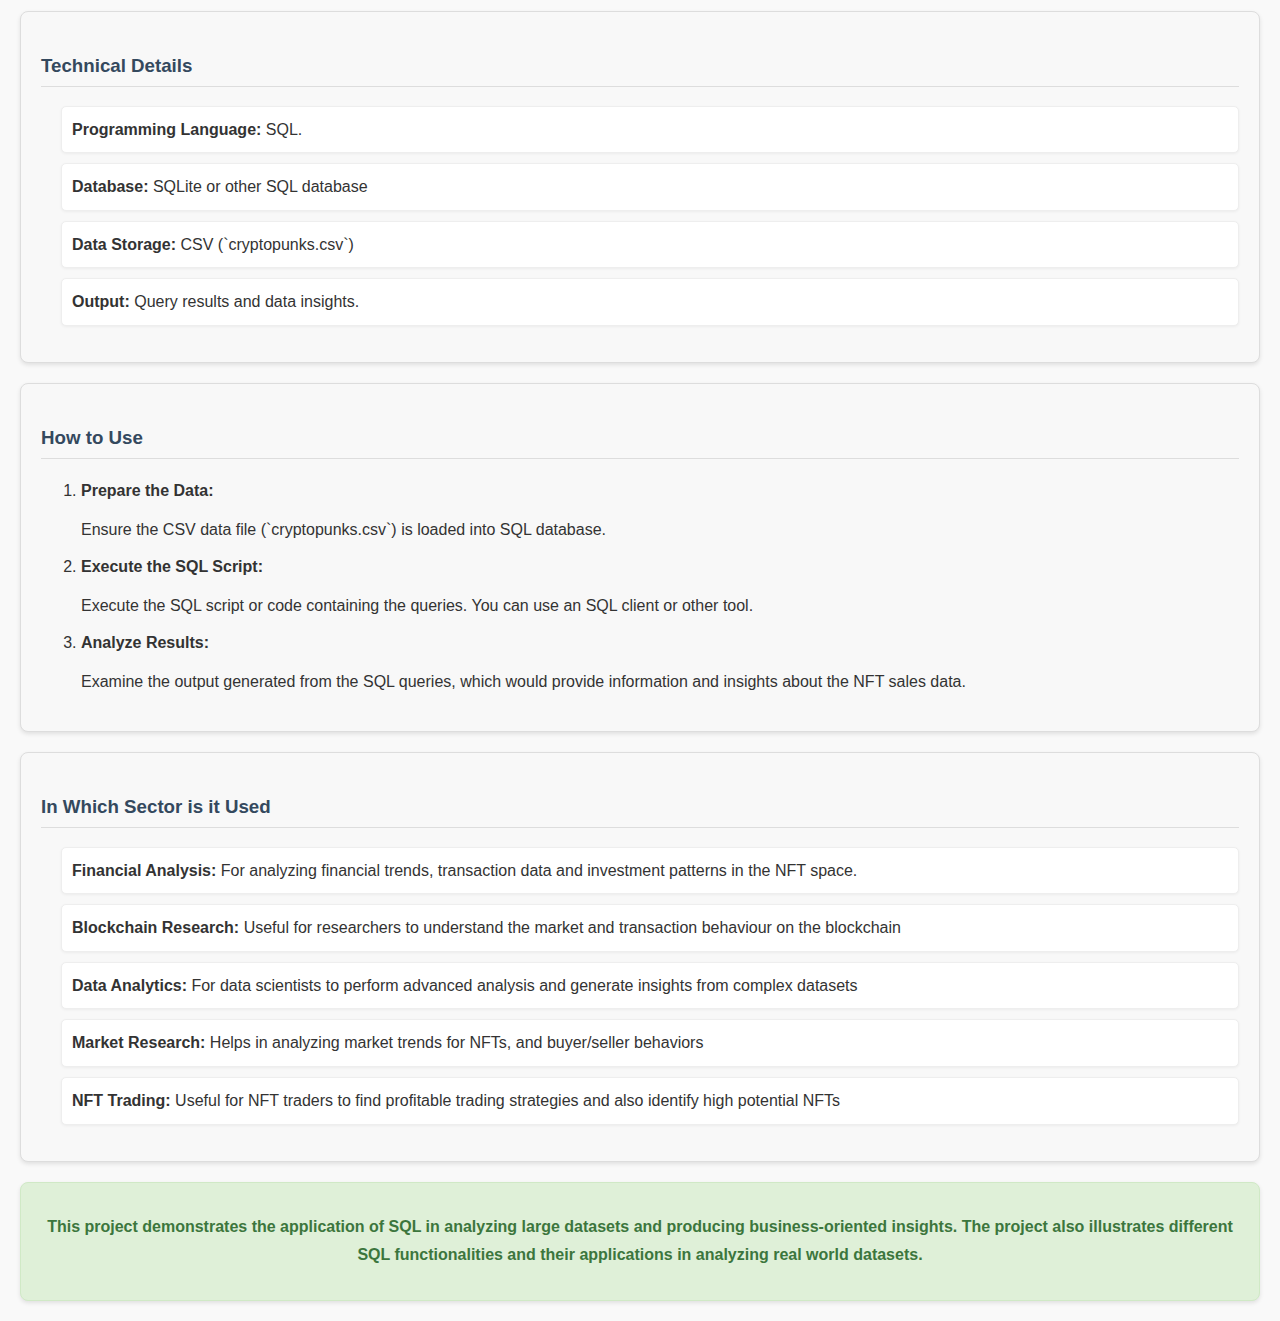
<file: sql_capstone_project.html>
<!DOCTYPE html>
<html lang="en">
<head>
    <meta charset="UTF-8">
    <meta name="viewport" content="width=device-width, initial-scale=1.0">
    <title>SQL Capstone Project</title>
    <style>
          body {
            font-family: Arial, sans-serif;
            line-height: 1.6;
            margin: 20px;
             background-color: #f9f9f9;
            color: #333;
        }
        h1, h2 {
             color: #2c3e50;
            text-align: center;
        }
        h1 {
            border-bottom: 2px solid #2c3e50;
            padding-bottom: 10px;
        }

        h2 {
            border-bottom: 1px solid #ddd;
             padding-bottom: 5px;
            margin-top: 25px;
        }
        .section {
            background-color: #fff;
             padding: 20px;
            border-radius: 8px;
            box-shadow: 0 2px 5px rgba(0,0,0,0.1);
            margin-bottom: 20px;
            
        }
         p {
          margin: 10px 0;
           line-height: 1.7;
          }
        ul {
            list-style-type: disc;
            margin-left: 20px;
            padding-left: 20px;
        }
          ul ul {
        list-style-type: circle; /* Style for nested lists */
        margin-left: 20px; /* Adjust as needed */
    }
        li {
            margin-bottom: 8px;
             
        }
         .uses-container {
            display: flex;
            flex-wrap: wrap;
            gap: 20px;
             margin: 20px 0;
            justify-content: center;
        }
         .use-box {
             background-color: #e0f7fa; /*light blue */
             padding: 15px;
            border: 1px solid #b2ebf2;
             border-radius: 8px;
            width: calc(22% - 40px); /* Adjusted width for 4 boxes per row with some margin*/
            box-shadow: 0 2px 4px rgba(0, 0, 0, 0.1);
            text-align: center;
            transition: transform 0.3s ease-in-out;
         }
          .use-box:hover {
        transform: scale(1.05); /* slight scale up on hover */
    }
        .use-box::before {
          content: '✅';
          display: block;
          font-size: 24px;
           margin-bottom: 8px;
        }
           .summary-container{
             background-color: #dff0d8; /* Light green background */
           padding: 20px;
             border: 1px solid #d0e9c6;
            border-radius: 8px;
             box-shadow: 0 2px 4px rgba(0,0,0,0.1);
             margin-top: 20px;
              text-align: center;
              
        }
           .summary-container p{
            font-weight: bold;
            color: #3c763d;
            line-height: 1.8;
        }
         .tech-details-container{
            margin: 20px 0;
            background-color: #f8f8f8;
            border: 1px solid #ddd;
             padding: 20px;
            border-radius: 8px;
            box-shadow: 0 2px 4px rgba(0,0,0,0.1);
        }
          .tech-details-container h3 {
        color: #34495e; /* Darker color for heading */
        border-bottom: 1px solid #ddd;
        padding-bottom: 5px;
    }
    .tech-details-container ul {
        list-style-type: none;
        padding-left: 0;
         }
    .tech-details-container ul li{
        margin-bottom: 10px;
         padding: 10px;
        background-color: #fff;
        border: 1px solid #eee;
       border-radius: 5px;
         box-shadow: 0 1px 3px rgba(0,0,0,0.05);
    }
      .instructions-container{
           margin: 20px 0;
            background-color: #f8f8f8;
            border: 1px solid #ddd;
            padding: 20px;
             border-radius: 8px;
            box-shadow: 0 2px 4px rgba(0,0,0,0.1);
        }
      .instructions-container h3 {
         color: #34495e; /* Darker color for heading */
          border-bottom: 1px solid #ddd;
        padding-bottom: 5px;
      }
     .instructions-container ol {
          margin-left: 20px;
            padding-left: 20px;
        }
        .instructions-container ol li{
            margin-bottom: 10px;
              line-height: 1.8;
        }
          .sectors-container{
           margin: 20px 0;
            background-color: #f8f8f8;
             border: 1px solid #ddd;
             padding: 20px;
            border-radius: 8px;
            box-shadow: 0 2px 4px rgba(0,0,0,0.1);
        }
          .sectors-container h3 {
         color: #34495e; /* Darker color for heading */
          border-bottom: 1px solid #ddd;
           padding-bottom: 5px;
          }
       .sectors-container ul {
         list-style-type: none;
          padding-left: 0;
         }
        .sectors-container ul li{
            margin-bottom: 10px;
          padding: 10px;
         background-color: #fff;
        border: 1px solid #eee;
        border-radius: 5px;
         box-shadow: 0 1px 3px rgba(0,0,0,0.05);
         }
    </style>
</head>
<body>
    <div class="section">
        <h1>SQL Capstone Project</h1>
         <h2>Project Overview</h2>
        <p>This project involves performing various analytical queries on NFT sales data using SQL. The data includes information about CryptoPunk sales, such as sale prices, dates, buyer addresses, and seller addresses. The goal was to extract meaningful insights from this data using complex SQL queries.
        </p>
    </div>

     <div class="section">
        <h2>Core Functionalities</h2>
        <ul>
             <li><strong>Data Analysis:</strong>
                <ul>
                   <li>Performs in depth analysis of NFT sales data using SQL.</li>
                     <li>Extracts meaningful patterns and business-oriented insights.</li>
                </ul>
            </li>
            <li><strong>Analytical Queries:</strong>
                <ul>
                    <li>Determines the total number of sales within a specified date range.</li>
                      <li>Identifies the top 5 most expensive transactions based on USD price.</li>
                      <li>Calculates the moving average of USD price over the last 50 transactions.</li>
                      <li>Determines each NFT's average sales price, sorted in descending order.</li>
                      <li>Provides analysis of sales by each day of the week and their average price in ETH, ordered by the number of transactions.</li>
                     <li>Constructs a descriptive summary of each transaction with all the relevant details.</li>
                      </ul>
           </li>
           <li><strong>Advanced SQL Features:</strong>
              <ul>
                  <li>Creates a database view to filter the sales from a given address.</li>
                  <li>Categorizes ETH price ranges, creating a histogram to illustrate price frequency.</li>
                   <li>Generates a unified query that shows the highest and lowest purchase prices for each NFT.</li>
                     <li>Determines the NFT with the highest sales count and the maximum sale price for a given month and year.</li>
                    <li>Calculates the total sales volume on a monthly basis.</li>
                   <li>Determines number of sales made by a given wallet address as a buyer, seller and total transactions.</li>
                  <li>Builds a robust value calculator that filters out outliers in daily sales and calculates a representative average price.</li>
                  <li>Determines the overall profitability (or loss) of each wallet, ordered by the most profitable.</li>
               </ul>
            </li>
        </ul>
    </div>

    <div class="section">
        <h2>Uses</h2>
        <div class="uses-container">
            <div class="use-box">Data Analysis</div>
             <div class="use-box">SQL Proficiency</div>
             <div class="use-box">Data Filtering</div>
             <div class="use-box">Transaction Analysis</div>
             <div class="use-box">Insight Generation</div>
              <div class="use-box">Data Aggregation</div>
              <div class="use-box">Data View Creation</div>
               <div class="use-box">Complex Queries</div>
             <div class="use-box">Database Queries</div>
        </div>
    </div>

   <div class="section tech-details-container">
        <h3>Technical Details</h3>
        <ul>
            <li>
                <strong>Programming Language:</strong> SQL.
            </li>
            <li>
                <strong>Database:</strong> SQLite or other SQL database
            </li>
             <li>
                <strong>Data Storage:</strong> CSV (`cryptopunks.csv`)
            </li>
            <li>
                 <strong>Output:</strong> Query results and data insights.
             </li>
        </ul>
    </div>

     <div class="section instructions-container">
        <h3>How to Use</h3>
        <ol>
             <li><strong>Prepare the Data:</strong>
               <p>Ensure the CSV data file (`cryptopunks.csv`) is loaded into SQL database.</p>
            </li>
            <li><strong>Execute the SQL Script:</strong>
               <p>Execute the SQL script or code containing the queries. You can use an SQL client or other tool.</p>
             </li>
             <li><strong>Analyze Results:</strong>
                <p>Examine the output generated from the SQL queries, which would provide information and insights about the NFT sales data.</p>
            </li>
        </ol>
    </div>
    
       <div class="section sectors-container">
        <h3>In Which Sector is it Used</h3>
        <ul>
            <li>
               <strong>Financial Analysis:</strong> For analyzing financial trends, transaction data and investment patterns in the NFT space.
            </li>
            <li>
              <strong>Blockchain Research:</strong> Useful for researchers to understand the market and transaction behaviour on the blockchain
            </li>
              <li>
                 <strong>Data Analytics:</strong> For data scientists to perform advanced analysis and generate insights from complex datasets
              </li>
              <li>
                <strong>Market Research:</strong> Helps in analyzing market trends for NFTs, and buyer/seller behaviors
             </li>
              <li>
                <strong>NFT Trading:</strong> Useful for NFT traders to find profitable trading strategies and also identify high potential NFTs
             </li>
        </ul>
    </div>

      <div class="summary-container">
       <p>This project demonstrates the application of SQL in analyzing large datasets and producing business-oriented insights. The project also illustrates different SQL functionalities and their applications in analyzing real world datasets.</p>
   </div>

</body>
</html>
</file>
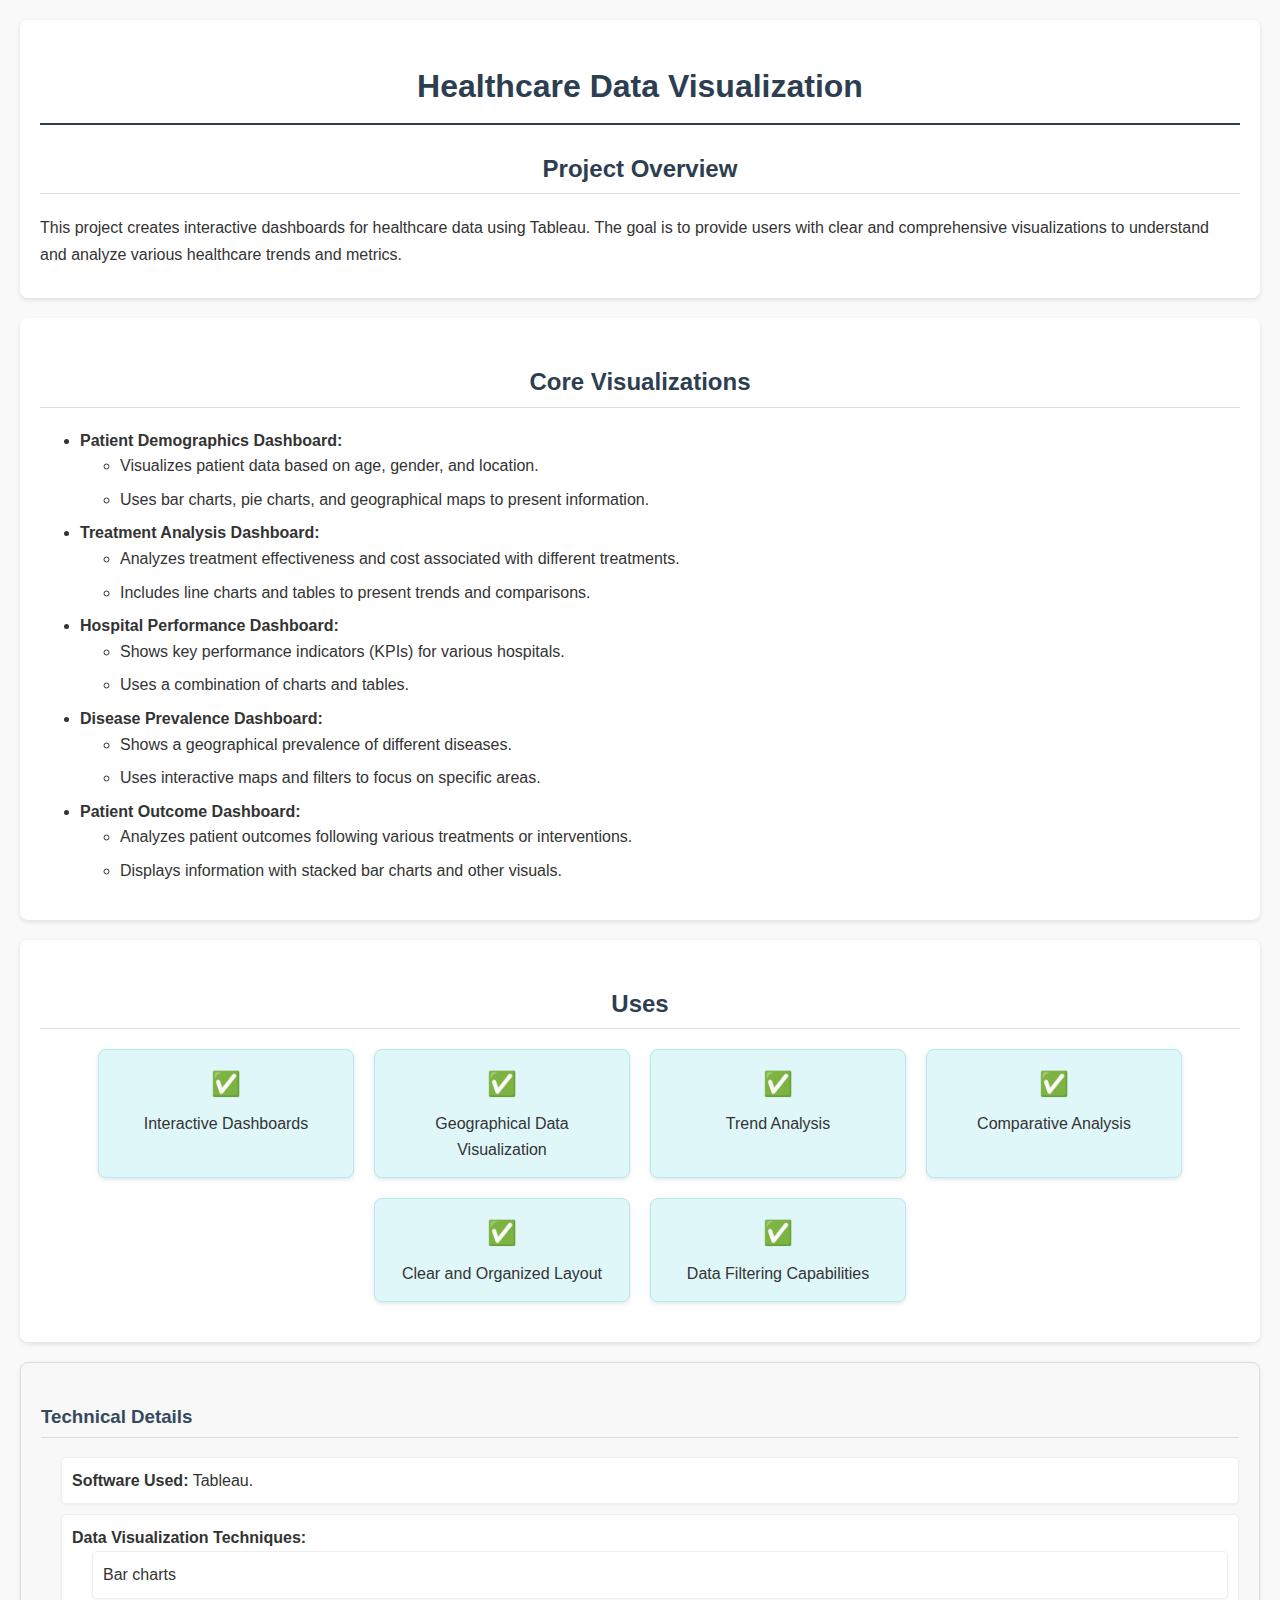
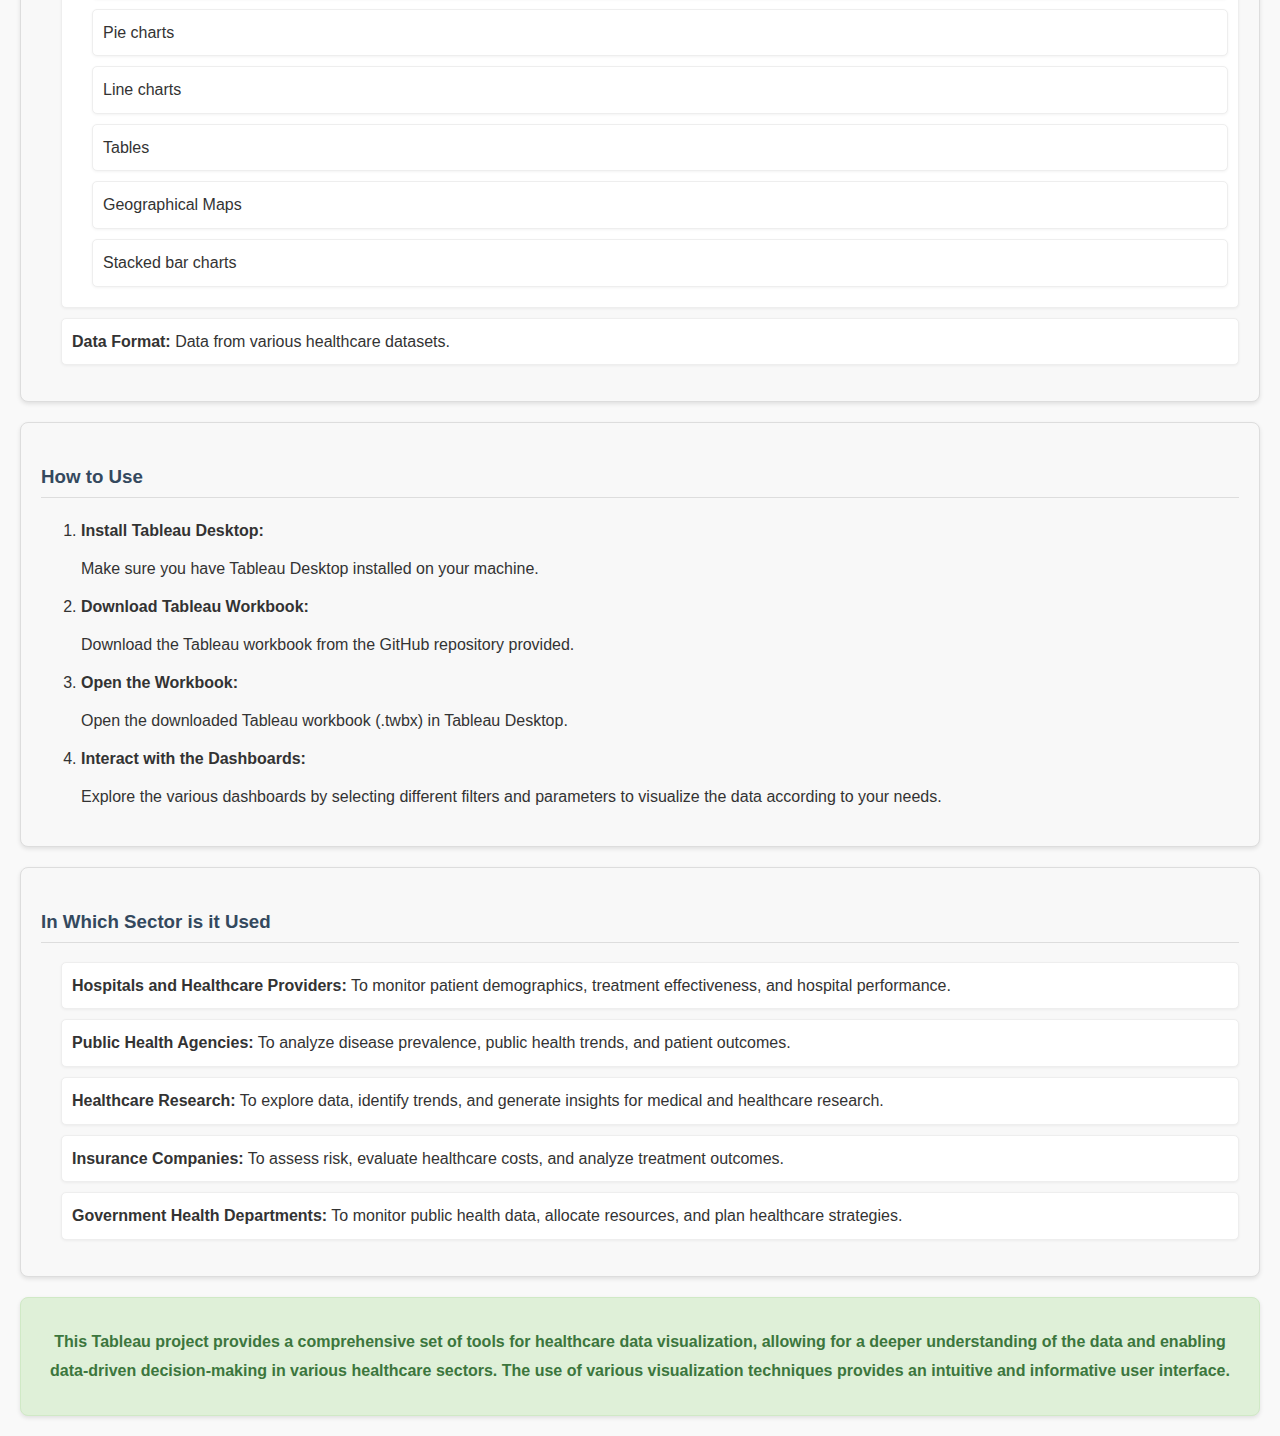
<file: Tableau_Healthcare_project.html>
<!DOCTYPE html>
<html lang="en">
<head>
    <meta charset="UTF-8">
    <meta name="viewport" content="width=device-width, initial-scale=1.0">
    <title>Healthcare Data Visualization with Tableau</title>
    <style>
         body {
            font-family: 'Arial', sans-serif;
            line-height: 1.6;
            margin: 20px;
            background-color: #f9f9f9;
             color: #333;
        }
        h1, h2 {
            color: #2c3e50;
            text-align: center;
        }
        h1 {
            border-bottom: 2px solid #2c3e50;
            padding-bottom: 10px;
        }

         h2 {
            border-bottom: 1px solid #ddd;
            padding-bottom: 5px;
            margin-top: 25px;
        }
        .section {
            background-color: #fff;
             padding: 20px;
             border-radius: 8px;
            box-shadow: 0 2px 5px rgba(0,0,0,0.1);
            margin-bottom: 20px;
            
        }
          p {
          margin: 10px 0;
            line-height: 1.7;
         }
          ul {
           list-style-type: disc;
           margin-left: 20px;
             padding-left: 20px;
        }
          ul ul {
       list-style-type: circle; /* Style for nested lists */
        margin-left: 20px; /* Adjust as needed */
    }
        li {
            margin-bottom: 8px;
             
        }
         .uses-container {
            display: flex;
            flex-wrap: wrap;
            gap: 20px;
             margin: 20px 0;
           justify-content: center;
        }
        .use-box {
             background-color: #e0f7fa;
             padding: 15px;
            border: 1px solid #b2ebf2;
            border-radius: 8px;
           width: calc(22% - 40px); /* Adjusted width for 4 boxes per row with some margin*/
            box-shadow: 0 2px 4px rgba(0, 0, 0, 0.1);
             text-align: center;
             transition: transform 0.3s ease-in-out;
            
        }
          .use-box:hover {
             transform: scale(1.05); /* slight scale up on hover */
        }
         .use-box::before {
            content: '✅';
            display: block;
           font-size: 24px;
           margin-bottom: 8px;
        }
        .summary-container{
             background-color: #dff0d8; /* Light green background */
           padding: 20px;
           border: 1px solid #d0e9c6;
             border-radius: 8px;
             box-shadow: 0 2px 4px rgba(0,0,0,0.1);
             margin-top: 20px;
            text-align: center;
              
        }
          .summary-container p{
            font-weight: bold;
            color: #3c763d;
            line-height: 1.8;
        }
         .tech-details-container{
           margin: 20px 0;
             background-color: #f8f8f8;
            border: 1px solid #ddd;
            padding: 20px;
             border-radius: 8px;
             box-shadow: 0 2px 4px rgba(0,0,0,0.1);
         }
          .tech-details-container h3 {
           color: #34495e; /* Darker color for heading */
          border-bottom: 1px solid #ddd;
             padding-bottom: 5px;
          }
         .tech-details-container ul {
        list-style-type: none;
          padding-left: 0;
        }
        .tech-details-container ul li{
          margin-bottom: 10px;
           padding: 10px;
          background-color: #fff;
        border: 1px solid #eee;
           border-radius: 5px;
            box-shadow: 0 1px 3px rgba(0,0,0,0.05);
         }
    .instructions-container{
             margin: 20px 0;
            background-color: #f8f8f8;
            border: 1px solid #ddd;
            padding: 20px;
             border-radius: 8px;
             box-shadow: 0 2px 4px rgba(0,0,0,0.1);
          }
           .instructions-container h3 {
         color: #34495e; /* Darker color for heading */
          border-bottom: 1px solid #ddd;
           padding-bottom: 5px;
       }
       .instructions-container ol {
         margin-left: 20px;
          padding-left: 20px;
         }
         .instructions-container ol li{
           margin-bottom: 10px;
          line-height: 1.8;
         }
        .sectors-container{
          margin: 20px 0;
           background-color: #f8f8f8;
            border: 1px solid #ddd;
            padding: 20px;
            border-radius: 8px;
            box-shadow: 0 2px 4px rgba(0,0,0,0.1);
         }
           .sectors-container h3 {
            color: #34495e; /* Darker color for heading */
           border-bottom: 1px solid #ddd;
            padding-bottom: 5px;
         }
        .sectors-container ul {
        list-style-type: none;
        padding-left: 0;
          }
        .sectors-container ul li{
            margin-bottom: 10px;
             padding: 10px;
            background-color: #fff;
           border: 1px solid #eee;
          border-radius: 5px;
           box-shadow: 0 1px 3px rgba(0,0,0,0.05);
         }
    </style>
</head>
<body>
     <div class="section">
        <h1>Healthcare Data Visualization</h1>
        <h2>Project Overview</h2>
        <p>This project creates interactive dashboards for healthcare data using Tableau. The goal is to provide users with clear and comprehensive visualizations to understand and analyze various healthcare trends and metrics.
        </p>
    </div>
    
    <div class="section">
        <h2>Core Visualizations</h2>
        <ul>
            <li><strong>Patient Demographics Dashboard:</strong> 
            <ul>
                <li>Visualizes patient data based on age, gender, and location.</li>
                <li>Uses bar charts, pie charts, and geographical maps to present information.</li>
            </ul>
           </li>
            <li><strong>Treatment Analysis Dashboard:</strong>
            <ul>
               <li>Analyzes treatment effectiveness and cost associated with different treatments.</li>
                <li>Includes line charts and tables to present trends and comparisons.</li>
            </ul>
            </li>
            <li><strong>Hospital Performance Dashboard:</strong>
             <ul>
                <li>Shows key performance indicators (KPIs) for various hospitals.</li>
                <li>Uses a combination of charts and tables.</li>
            </ul>
           </li>
            <li><strong>Disease Prevalence Dashboard:</strong>
             <ul>
                    <li>Shows a geographical prevalence of different diseases.</li>
                     <li>Uses interactive maps and filters to focus on specific areas.</li>
                </ul>
             </li>
            <li><strong>Patient Outcome Dashboard:</strong>
              <ul>
                    <li>Analyzes patient outcomes following various treatments or interventions.</li>
                    <li>Displays information with stacked bar charts and other visuals.</li>
               </ul>
           </li>
        </ul>
    </div>
      <div class="section">
        <h2>Uses</h2>
        <div class="uses-container">
             <div class="use-box">Interactive Dashboards</div>
              <div class="use-box">Geographical Data Visualization</div>
              <div class="use-box">Trend Analysis</div>
             <div class="use-box">Comparative Analysis</div>
                <div class="use-box">Clear and Organized Layout</div>
             <div class="use-box">Data Filtering Capabilities</div>
        </div>
    </div>
     <div class="section tech-details-container">
         <h3>Technical Details</h3>
        <ul>
            <li>
                <strong>Software Used:</strong> Tableau.
            </li>
            <li>
                <strong>Data Visualization Techniques:</strong>
               <ul>
                 <li>Bar charts</li>
                   <li>Pie charts</li>
                   <li>Line charts</li>
                   <li>Tables</li>
                    <li>Geographical Maps</li>
                   <li>Stacked bar charts</li>
                </ul>
            </li>
             <li>
                <strong>Data Format:</strong> Data from various healthcare datasets.
             </li>
        </ul>
    </div>
     <div class="section instructions-container">
        <h3>How to Use</h3>
        <ol>
            <li><strong>Install Tableau Desktop:</strong>
                <p>Make sure you have Tableau Desktop installed on your machine.</p>
            </li>
            <li><strong>Download Tableau Workbook:</strong>
                <p>Download the Tableau workbook from the GitHub repository provided.</p>
            </li>
            <li><strong>Open the Workbook:</strong>
               <p>Open the downloaded Tableau workbook (.twbx) in Tableau Desktop.</p>
            </li>
            <li><strong>Interact with the Dashboards:</strong>
               <p>Explore the various dashboards by selecting different filters and parameters to visualize the data according to your needs.</p>
            </li>
        </ol>
    </div>
      <div class="section sectors-container">
        <h3>In Which Sector is it Used</h3>
         <ul>
            <li>
                <strong>Hospitals and Healthcare Providers:</strong> To monitor patient demographics, treatment effectiveness, and hospital performance.
            </li>
            <li>
                <strong>Public Health Agencies:</strong> To analyze disease prevalence, public health trends, and patient outcomes.
            </li>
            <li>
                 <strong>Healthcare Research:</strong> To explore data, identify trends, and generate insights for medical and healthcare research.
            </li>
              <li>
                 <strong>Insurance Companies:</strong> To assess risk, evaluate healthcare costs, and analyze treatment outcomes.
            </li>
             <li>
                 <strong>Government Health Departments:</strong> To monitor public health data, allocate resources, and plan healthcare strategies.
            </li>
        </ul>
    </div>
     <div class="summary-container">
       <p>This Tableau project provides a comprehensive set of tools for healthcare data visualization, allowing for a deeper understanding of the data and enabling data-driven decision-making in various healthcare sectors. The use of various visualization techniques provides an intuitive and informative user interface. </p>
   </div>
</body>
</html>
</file>
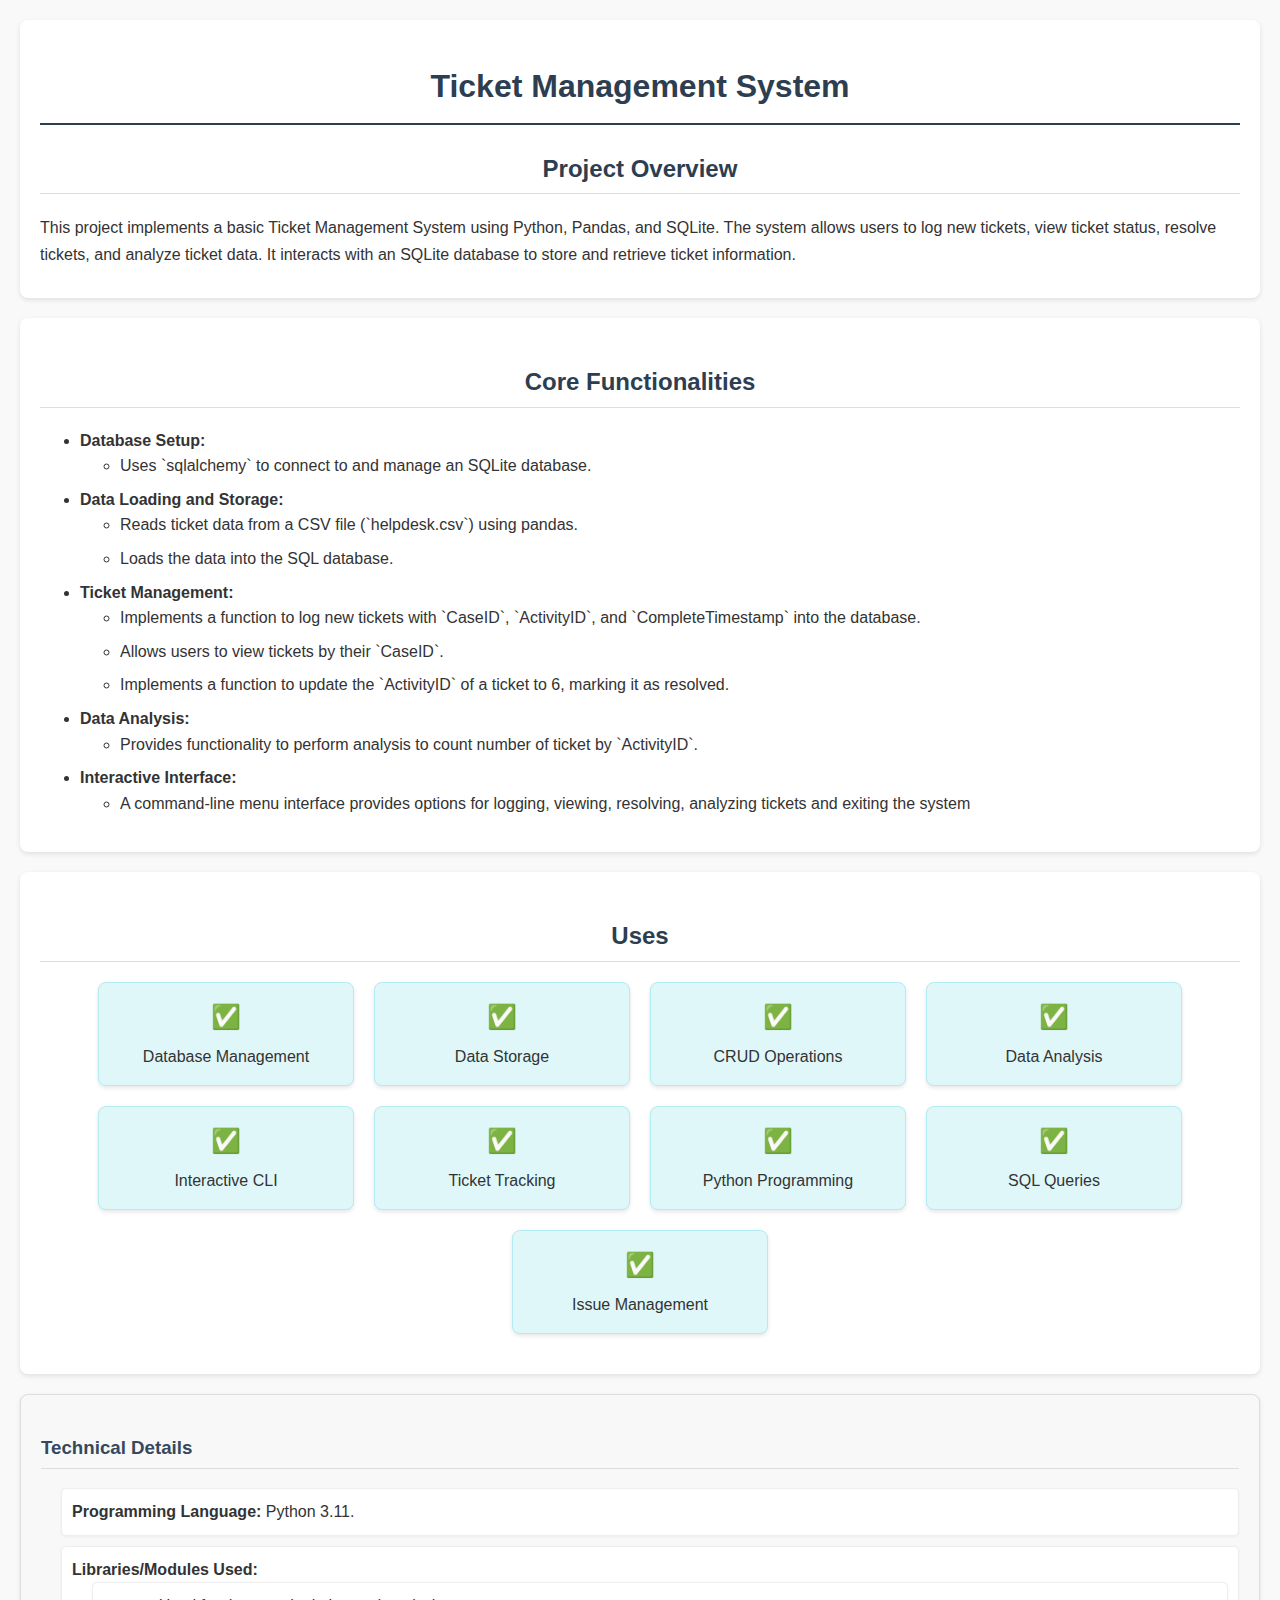
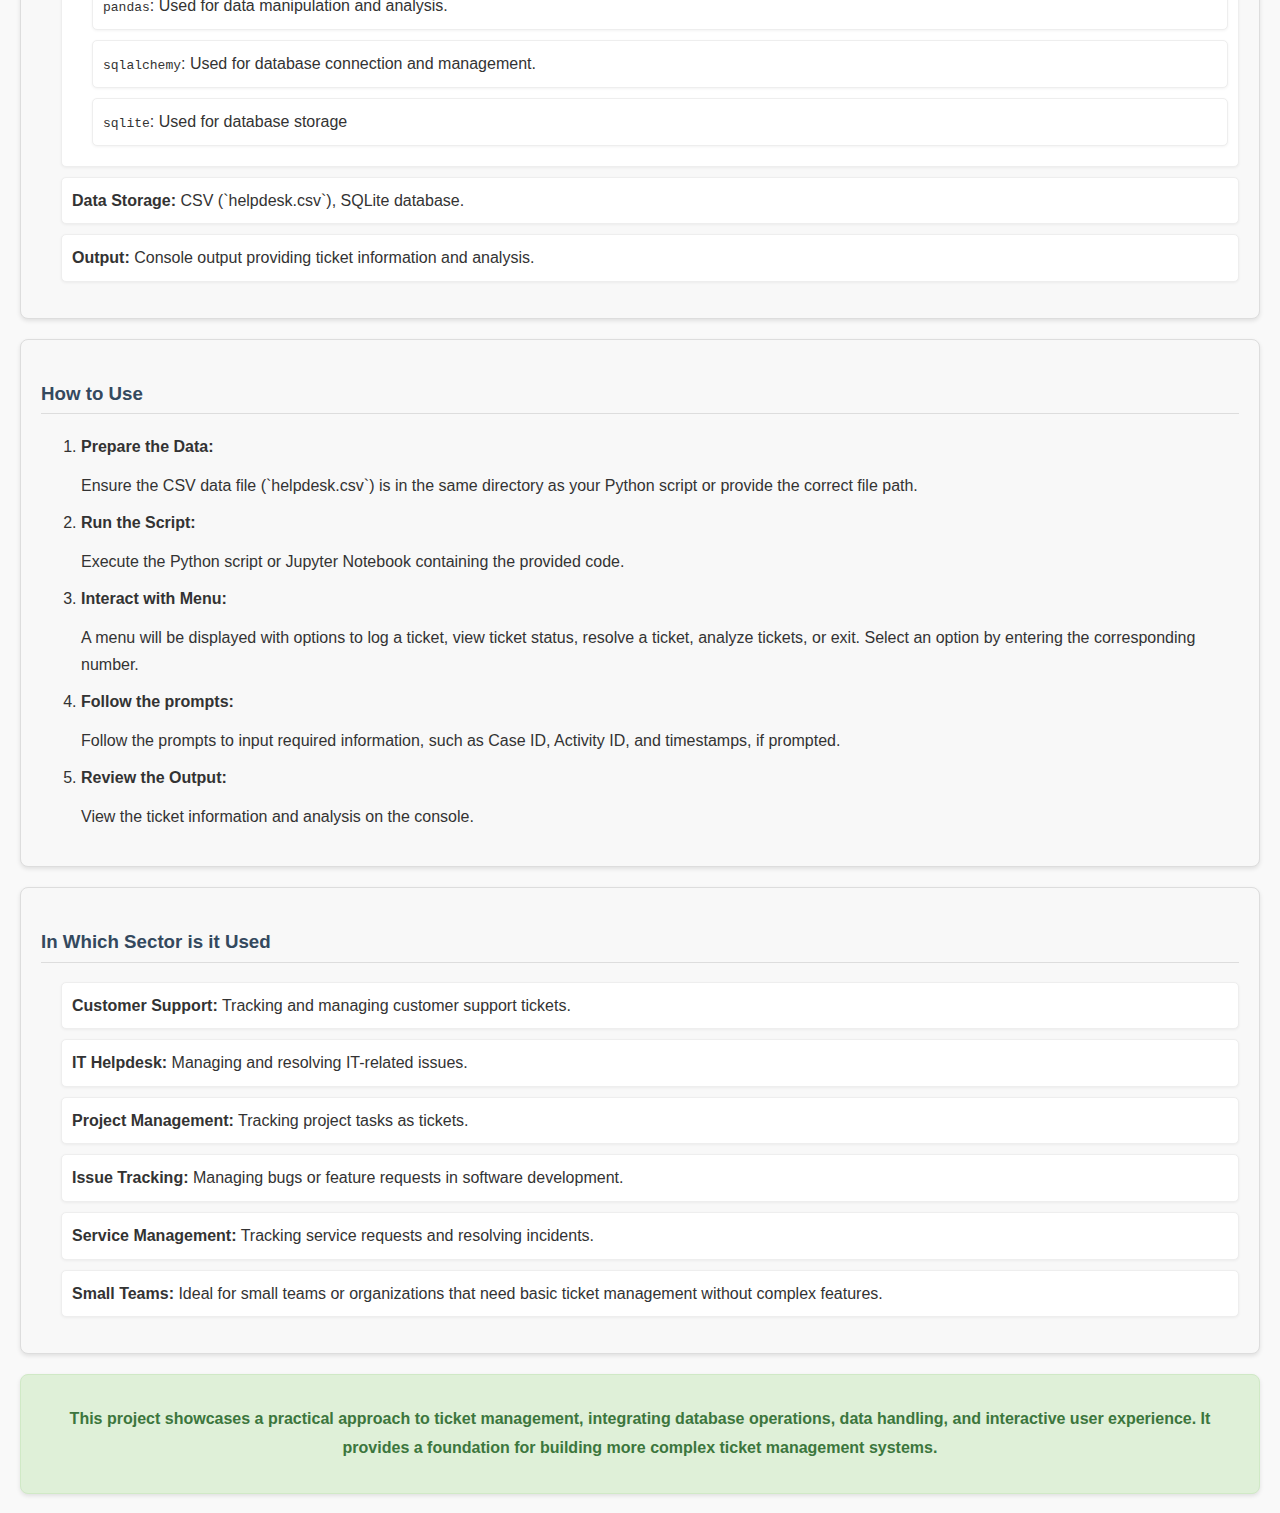
<file: tickermanagement.html>
<!DOCTYPE html>
<html lang="en">
<head>
    <meta charset="UTF-8">
    <meta name="viewport" content="width=device-width, initial-scale=1.0">
    <title>Ticket Management System</title>
    <style>
          body {
            font-family: Arial, sans-serif;
            line-height: 1.6;
            margin: 20px;
             background-color: #f9f9f9;
            color: #333;
        }
        h1, h2 {
             color: #2c3e50;
            text-align: center;
        }
        h1 {
            border-bottom: 2px solid #2c3e50;
            padding-bottom: 10px;
        }

        h2 {
            border-bottom: 1px solid #ddd;
             padding-bottom: 5px;
            margin-top: 25px;
        }
        .section {
            background-color: #fff;
             padding: 20px;
            border-radius: 8px;
            box-shadow: 0 2px 5px rgba(0,0,0,0.1);
            margin-bottom: 20px;
            
        }
         p {
          margin: 10px 0;
           line-height: 1.7;
          }
        ul {
            list-style-type: disc;
            margin-left: 20px;
            padding-left: 20px;
        }
          ul ul {
        list-style-type: circle; /* Style for nested lists */
        margin-left: 20px; /* Adjust as needed */
    }
        li {
            margin-bottom: 8px;
             
        }
         .uses-container {
            display: flex;
            flex-wrap: wrap;
            gap: 20px;
             margin: 20px 0;
            justify-content: center;
        }
         .use-box {
             background-color: #e0f7fa; /*light blue */
             padding: 15px;
            border: 1px solid #b2ebf2;
             border-radius: 8px;
            width: calc(22% - 40px); /* Adjusted width for 4 boxes per row with some margin*/
            box-shadow: 0 2px 4px rgba(0, 0, 0, 0.1);
            text-align: center;
            transition: transform 0.3s ease-in-out;
         }
          .use-box:hover {
        transform: scale(1.05); /* slight scale up on hover */
    }
        .use-box::before {
          content: '✅';
          display: block;
          font-size: 24px;
           margin-bottom: 8px;
        }
           .summary-container{
             background-color: #dff0d8; /* Light green background */
           padding: 20px;
             border: 1px solid #d0e9c6;
            border-radius: 8px;
             box-shadow: 0 2px 4px rgba(0,0,0,0.1);
             margin-top: 20px;
              text-align: center;
              
        }
           .summary-container p{
            font-weight: bold;
            color: #3c763d;
            line-height: 1.8;
        }
         .tech-details-container{
            margin: 20px 0;
            background-color: #f8f8f8;
            border: 1px solid #ddd;
             padding: 20px;
            border-radius: 8px;
            box-shadow: 0 2px 4px rgba(0,0,0,0.1);
        }
          .tech-details-container h3 {
        color: #34495e; /* Darker color for heading */
        border-bottom: 1px solid #ddd;
        padding-bottom: 5px;
    }
    .tech-details-container ul {
        list-style-type: none;
        padding-left: 0;
         }
    .tech-details-container ul li{
        margin-bottom: 10px;
         padding: 10px;
        background-color: #fff;
        border: 1px solid #eee;
       border-radius: 5px;
         box-shadow: 0 1px 3px rgba(0,0,0,0.05);
    }
      .instructions-container{
           margin: 20px 0;
            background-color: #f8f8f8;
            border: 1px solid #ddd;
            padding: 20px;
             border-radius: 8px;
            box-shadow: 0 2px 4px rgba(0,0,0,0.1);
        }
      .instructions-container h3 {
         color: #34495e; /* Darker color for heading */
          border-bottom: 1px solid #ddd;
        padding-bottom: 5px;
      }
     .instructions-container ol {
          margin-left: 20px;
            padding-left: 20px;
        }
        .instructions-container ol li{
            margin-bottom: 10px;
              line-height: 1.8;
        }
          .sectors-container{
           margin: 20px 0;
            background-color: #f8f8f8;
             border: 1px solid #ddd;
             padding: 20px;
            border-radius: 8px;
            box-shadow: 0 2px 4px rgba(0,0,0,0.1);
        }
          .sectors-container h3 {
         color: #34495e; /* Darker color for heading */
          border-bottom: 1px solid #ddd;
           padding-bottom: 5px;
          }
       .sectors-container ul {
         list-style-type: none;
          padding-left: 0;
         }
        .sectors-container ul li{
            margin-bottom: 10px;
          padding: 10px;
         background-color: #fff;
        border: 1px solid #eee;
        border-radius: 5px;
         box-shadow: 0 1px 3px rgba(0,0,0,0.05);
         }
    </style>
</head>
<body>
    <div class="section">
        <h1>Ticket Management System</h1>
        <h2>Project Overview</h2>
        <p>This project implements a basic Ticket Management System using Python, Pandas, and SQLite. The system allows users to log new tickets, view ticket status, resolve tickets, and analyze ticket data. It interacts with an SQLite database to store and retrieve ticket information.
         </p>
    </div>

     <div class="section">
        <h2>Core Functionalities</h2>
        <ul>
            <li><strong>Database Setup:</strong>
                <ul>
                   <li>Uses `sqlalchemy` to connect to and manage an SQLite database.</li>
                </ul>
            </li>
            <li><strong>Data Loading and Storage:</strong>
                <ul>
                    <li>Reads ticket data from a CSV file (`helpdesk.csv`) using pandas.</li>
                    <li>Loads the data into the SQL database.</li>
                 </ul>
           </li>
           <li><strong>Ticket Management:</strong>
                <ul>
                   <li>Implements a function to log new tickets with `CaseID`, `ActivityID`, and `CompleteTimestamp` into the database.</li>
                    <li>Allows users to view tickets by their `CaseID`.</li>
                   <li>Implements a function to update the `ActivityID` of a ticket to 6, marking it as resolved.</li>
                 </ul>
            </li>
           <li><strong>Data Analysis:</strong>
              <ul>
                  <li>Provides functionality to perform analysis to count number of ticket by `ActivityID`.</li>
               </ul>
            </li>
              <li><strong>Interactive Interface:</strong>
              <ul>
                   <li>A command-line menu interface provides options for logging, viewing, resolving, analyzing tickets and exiting the system</li>
               </ul>
            </li>
        </ul>
    </div>

     <div class="section">
        <h2>Uses</h2>
        <div class="uses-container">
            <div class="use-box">Database Management</div>
            <div class="use-box">Data Storage</div>
             <div class="use-box">CRUD Operations</div>
             <div class="use-box">Data Analysis</div>
            <div class="use-box">Interactive CLI</div>
             <div class="use-box">Ticket Tracking</div>
            <div class="use-box">Python Programming</div>
            <div class="use-box">SQL Queries</div>
              <div class="use-box">Issue Management</div>
         </div>
    </div>

    <div class="section tech-details-container">
        <h3>Technical Details</h3>
        <ul>
            <li>
                <strong>Programming Language:</strong> Python 3.11.
            </li>
            <li>
                <strong>Libraries/Modules Used:</strong>
               <ul>
                 <li><code>pandas</code>: Used for data manipulation and analysis.</li>
                 <li><code>sqlalchemy</code>: Used for database connection and management.</li>
                  <li><code>sqlite</code>: Used for database storage</li>
                </ul>
            </li>
            <li>
                 <strong>Data Storage:</strong> CSV (`helpdesk.csv`), SQLite database.
             </li>
              <li>
                <strong>Output:</strong> Console output providing ticket information and analysis.
            </li>
        </ul>
    </div>

     <div class="section instructions-container">
        <h3>How to Use</h3>
        <ol>
             <li><strong>Prepare the Data:</strong>
               <p>Ensure the CSV data file (`helpdesk.csv`) is in the same directory as your Python script or provide the correct file path.</p>
            </li>
            <li><strong>Run the Script:</strong>
               <p>Execute the Python script or Jupyter Notebook containing the provided code.</p>
            </li>
            <li><strong>Interact with Menu:</strong>
                <p>A menu will be displayed with options to log a ticket, view ticket status, resolve a ticket, analyze tickets, or exit. Select an option by entering the corresponding number.</p>
            </li>
             <li><strong>Follow the prompts:</strong>
                <p>Follow the prompts to input required information, such as Case ID, Activity ID, and timestamps, if prompted.</p>
             </li>
              <li><strong>Review the Output:</strong>
                 <p>View the ticket information and analysis on the console.</p>
            </li>
        </ol>
    </div>
    
      <div class="section sectors-container">
        <h3>In Which Sector is it Used</h3>
        <ul>
            <li>
              <strong>Customer Support:</strong> Tracking and managing customer support tickets.
             </li>
             <li>
              <strong>IT Helpdesk:</strong> Managing and resolving IT-related issues.
             </li>
             <li>
              <strong>Project Management:</strong> Tracking project tasks as tickets.
             </li>
              <li>
                  <strong>Issue Tracking:</strong> Managing bugs or feature requests in software development.
               </li>
               <li>
                <strong>Service Management:</strong> Tracking service requests and resolving incidents.
               </li>
               <li>
                   <strong>Small Teams:</strong> Ideal for small teams or organizations that need basic ticket management without complex features.
                </li>
        </ul>
    </div>

      <div class="summary-container">
       <p>This project showcases a practical approach to ticket management, integrating database operations, data handling, and interactive user experience. It provides a foundation for building more complex ticket management systems.</p>
   </div>

</body>
</html>
</file>
<file: styles.css>
/* Reset some default styles */
* {
    margin: 0;
    padding: 0;
    box-sizing: border-box;
}

body {
    font-family: Arial, sans-serif;
    line-height: 1.6;
    background-color: whitesmoke;
    color: #333;
    padding: 20px;

}

header {
    color: white;
    background-color: #333;
    background-size: cover; /* Cover the entire header with the image */
    background-position: center; /* Center the image horizontally and vertically */
    display: flex; /* Use flexbox for layout */
    justify-content: space-between; /* Space between left and right content */
    align-items: flex-start; /* Align items to the start */
    padding: 20px; /* Add some padding */
    border-radius: 10px;
}

.header-title {
    display: flex;
    flex-direction: column; /* Stack the name and button vertically */
}

.resume-button {
    margin-top: 15px; /* Increase space between the name and the button */
    padding: 20px 70px; /* Increase padding for a larger button */
    background-color: #030b13; /* Button background color */
    color: white; /* Button text color */
    border: none; /* Remove border */
    border-radius: 5px; /* Rounded corners */
    cursor: pointer; /* Change cursor to pointer */
    font-size: 25px; /* Increase font size for the button */
    transition: background-color 0.3s; /* Smooth transition for hover effect */
}

.resume-button:hover {
    background-color: #3d3d3e; /* Darker background on hover */
    background: gray;
}

.header-content {
    text-align: right; /* Align text to the right */
    color: white;
}

h1 {
    margin-bottom: 10px;
}

h2 {
    margin: 20px 0 10px;
}

nav {
    margin: 20px 0;
    align-items: center;
    border-radius: 15px;
    width: 100%;
    color: whitesmoke;

}

nav ul {
    list-style: none;
    padding: 0;
    color: whitesmoke;
}

nav ul li {
    display: inline;
    margin-right: 15px;
    border-radius: 10px;
    color: whitesmoke;
}

nav ul li a {
    text-decoration: none;
    border-radius: 10px;
    text-align: center;

}

nav ul li a:hover {
    text-decoration: underline;
    background-color: #2f3131;
    transform: scale(1.05);
    padding: 25px;
    color: whitesmoke;
    background: #494e4a;
}

section {
    background: #fff;
    padding: 20px;
    margin: 10px 0;
    border-radius: 5px;
    box-shadow: 0 2px 5px rgba(0, 0, 0, 0.1);
}

.project {
    margin-bottom: 20px;
}

.project h3 {
    margin-bottom: 5px;
}

footer {
    text-align: center;
    margin-top: 20px;
    padding: 10px;
    background: #090909;
    color: #fff;
    position: relative;
    bottom: 0;
    width: 100%;
}


/* Responsive Design */
@media (max-width: 600px) {
    nav ul li {
        display: block;
        margin: 5px 0;
    }
}
/* Floating Menu Bar */
.floating-menu {
    position: fixed; /* Fixes the menu to the viewport */
    right: 20px; /* Distance from the right edge */
    top: 70%; /* Adjust this value to move the menu down (e.g., 70% instead of 50%) */
    transform: translateY(-50%); /* Adjust for centering */
    background-color: transparent; /* Make the background transparent */
    border-radius: 5px; /* Rounded corners */
    box-shadow: none; /* Remove shadow for a cleaner look */
    padding: 0; /* Remove padding around the menu */
}

.floating-menu ul {
    list-style: none; /* Remove bullet points */
    padding: 0; /* Remove padding */
}

.floating-menu ul li {
    display: block; /* Stack items vertically */
    margin: 10px 0; /* Space between menu items */
}

.floating-menu ul li a {
    display: flex; /* Use flexbox for alignment */
    align-items: center; /* Center items vertically */
    padding: 10px; /* Add padding for a block effect */
    background-color: transparent; /* Make the background transparent */
    color: #000000; /* Icon color */
    font-size: 20px; /* Increase font size for icons */
    transition: color 0.3s; /* Smooth transition for hover effect */
}

.floating-menu ul li a:hover {
    color: #5c6562; /* Darker icon color on hover */
    text-decoration: none; /* Remove underline on hover */
}

/* Style for Font Awesome icons */
.floating-menu ul li a i {
    margin-right: 0; /* Remove space since only icons are visible */
    font-size: 20px; /* Set the font size for Font Awesome icons */
}

.navbar{
    width: 100%;
    list-style-type: none;
    border-radius: 10px;
    padding: 10px;
    color: white;
    font-size: large;
    display: flex;
    justify-content: space-between;
    background-color: #545b62;
    cursor: pointer;
    transition: background-color 0.3s, transform 0.2s;
    margin: auto;
}
a {
    color: white; /* Text color for unvisited links */
    text-decoration: none; /* Remove underline */
    padding: 5px 10px; /* Padding for links */
    transition: background-color 0.3s; /* Smooth transition for hover */
}

a:hover {
    background: #28a745; /* Background color on hover */
    border-radius: 5px; /* Rounded corners on hover */
}

/* Override the visited link color */
a:visited {
    color: white; /* Keep the same color for visited links */
}
#skills {
    padding: 20px; /* Padding around the skills section */
    background: #4f5152; /* Light background color for the section */
    display: flex; /* Use flexbox for layout */
    flex-wrap: wrap; /* Allow items to wrap to the next line */
    /*justify-content: space-between; /* Space between the boxes */
}

.skill-category {
    background-color: #53585e;
    /* Background color for skill category boxes */
    color: white; /* Text color */
    padding: 15px; /* Padding inside the boxes */
    margin: 10px; /* Margin between boxes */
    border-radius: 5px; /* Rounded corners */
    flex: 1 1 200px; /* Flex-grow, flex-shrink, and base width */
    box-shadow: 0 2px 5px rgba(0, 0, 0, 0.1); /* Shadow effect for the box */
}

.skill-category h3 {
    margin-bottom: 10px; /* Space below the subheading */
}

.skill-category ul {
    list-style-type: none; /* Remove bullet points */
    padding: 0; /* Remove default padding */
    margin: 0; /* Remove default margin */
}

.skill-category li {
    background-color: #ccd9e7; /* Background color for skill items */
    color: black; /* Text color */
    padding: 10px; /* Padding inside the boxes */
    margin: 5px 0; /* Margin between items */
    border-radius: 5px; /* Rounded corners */
    transition: transform 0.3s, box-shadow 0.3s; /* Transition for hover effects */
}

.skill-category li:hover {
    transform: translateY(-3px); /* Lift effect on hover */
    box-shadow: 0 4px 10px rgba(0, 0, 0, 0.2); /* Shadow effect on hover */
    background: #28a745;
}
#certificates {
    padding: 20px; /* Padding around the certificates section */
    background: #4f5152; /* Light background color for the section */
    display: flex; /* Use flexbox for layout */
    flex-wrap: wrap; /* Allow items to wrap to the next line */
    /*justify-content: space-between; /* Space between the boxes */
}

.certificate-item {
    background-color: #2f3131; /* Background color for certificate boxes */
    color: white; /* Text color */
    padding: 15px; /* Padding inside the boxes */
    margin: 10px; /* Margin between boxes */
    border-radius: 5px; /* Rounded corners */
    flex: 1 1 200px; /* Flex-grow, flex-shrink, and base width */
    box-shadow: 0 2px 5px rgba(0, 0, 0, 0.1); /* Shadow effect for the box */
}

.certificate-item h3 {
    margin-bottom: 5px ; /* Space below the certificate title */

}

.certificate-item p {
    margin: 0; /* Remove default margin */
}
.certificate-item:hover{
    background: #28a745;
}
#education {
    padding: 20px; /* Padding around the education section */
    background: #4f5152; /* Light background color for the section */
    display: flex; /* Use flexbox for layout */
    flex-wrap: wrap; /* Allow items to wrap to the next line */
    justify-content: center; /* Center the boxes */
}

.education-item {
    background-color: #2f3131; /* Background color for education box */
    color: white; /* Text color */
    padding: 15px; /* Padding inside the box */
    margin: 10px; /* Margin around the box */
    border-radius: 5px; /* Rounded corners */
    flex: 1 1 300px; /* Flex-grow, flex-shrink, and base width */
    box-shadow: 0 2px 5px rgba(0, 0, 0, 0.1); /* Shadow effect for the box */
}

.education-item h3 {
    margin-bottom: 5px; /* Space below the education title */
}

.education-item p {
    margin: 0; /* Remove default margin */
}
.education-item:hover{
    background: #28a745;
}
#projects {
    padding: 20px; /* Padding around the projects section */
    background: #4f5152; /* Light background color for the section */
    display: flex; /* Use flexbox for layout */
    flex-wrap: wrap; /* Allow items to wrap to the next line */
    /*justify-content: space-between; /* Space between the boxes */
}

.projectheading {
    width: 100%; /* Make the heading take the full width */
    background: grey; /* Background color for the heading */
    padding: 10px 15px; /* Padding around the heading */
    margin-bottom: 20px; /* Space below the heading */
    display: flex; /* Use flexbox for layout */
    justify-content: center; /* Center the heading text */
    color: white;
}

.project {
    background-color: #2f3131; /* Background color for project boxes */
    color: white; /* Text color */
    padding: 15px; /* Padding inside the boxes */
    margin: 10px; /* Margin around the boxes */
    border-radius: 5px; /* Rounded corners */
    flex: 1 1 calc(33.333% - 20px); /* Flex-grow, flex-shrink, and base width for three columns */
    box-shadow: 0 2px 5px rgba(0, 0, 0, 0.1); /* Shadow effect for the box */
    max-width: calc(33.333% - 20px); /* Ensure max width for three columns */
}
.project:hover{
    background: #28a745;
}

.project h3 {
    margin-bottom: 5px; /* Reduced space below the project title */
    margin-top: 0; /* Remove top margin to move it up */
}

.project p {
    margin: 10px 0; /* Space above and below the project description */
}

.project ul {
    list-style-type: none; /* Remove bullet points */
    padding: 0; /* Remove default padding */
    margin: 0; /* Remove default margin */
}

.project li {
    margin: 5px 0; /* Space between list items */
}
.github a {
    color: white;
     text-decoration: none; /* Remove underline from link */
      display: inline-block; /* Make the link behave like an inline block */
        padding: 8px 12px; /* Add some padding to make it easier to click */
          border-radius: 4px; /* Add some border-radius */
          transition: background-color 0.3s ease; /* Add smooth transitions */
}

.github a:hover{
    background-color: #0a0a0a; /* Example: a different color for the link hover */
}
.certificate_link{
    color: white;
    text-decoration: none; /* Remove underline from link */
    display: inline-block; /* Make the link behave like an inline block */
    padding: 12px; /* Add some padding to make it easier to click */
    border-radius: 4px; /* Add some border-radius */
    transition: background-color 0.3s ease; /* Add smooth transitions */
}
.certificate_link a:hover{
    background-color: #0a0a0a; /* Example: a different color for the link hover */
}
#profile{
    background: #4f5152;
    color: whitesmoke;
}
.skillsheader{
    width: 100%; /* Make the heading take the full width */
    background: grey; /* Background color for the heading */
    padding:0px; /* Padding around the heading */
    margin-bottom: 0%; /* Space below the heading */
    display: flex; /* Use flexbox for layout */
    justify-content: center; /* Center the heading text */
    color: white;
}
.profileheader{
    width: 100%; /* Make the heading take the full width */
    background: grey; /* Background color for the heading */
    padding:0px; /* Padding around the heading */
    margin-bottom: 0%; /* Space below the heading */
    display: flex; /* Use flexbox for layout */
    justify-content: center; /* Center the heading text */
}
.certficateheader{
    width: 100%; /* Make the heading take the full width */
    background: grey; /* Background color for the heading */
    padding:0px; /* Padding around the heading */
    margin-bottom: 0%; /* Space below the heading */
    display: flex; /* Use flexbox for layout */
    justify-content: center; /* Center the heading text */
    color: white;
}
.educationheader{
    width: 100%; /* Make the heading take the full width */
    background: grey; /* Background color for the heading */
    padding:0px; /* Padding around the heading */
    margin-bottom: 0%; /* Space below the heading */
    display: flex; /* Use flexbox for layout */
    justify-content: center; /* Center the heading text */
    color: white;
}
#experience {
    padding: 20px; /* Padding around the experience section */
    background-color: #f9f9f9; /* Light background color for the section */
    display: flex; /* Use flexbox for layout */
    flex-wrap: wrap; /* Allow items to wrap to the next line */
    /*justify-content: space-between; /* Space between the boxes */
}

.experienceheading {
    width: 100%; /* Make the heading take the full width */
    background: grey; /* Background color for the heading */
    padding: 10px 15px; /* Padding around the heading */
    margin-bottom: 20px; /* Space below the heading */
    display: flex; /* Use flexbox for layout */
    justify-content: center; /* Center the heading text */
}

.experience {
    background-color: #2f3131; /* Background color for experience boxes */
    color: white; /* Text color */
    padding: 15px; /* Padding inside the boxes */
    margin: 10px; /* Margin around the boxes */
    border-radius: 5px; /* Rounded corners */
    flex: 1 1 calc(33.333% - 20px); /* Flex-grow, flex-shrink, and base width for three columns */
    box-shadow: 0 2px 5px rgba(0, 0, 0, 0.1); /* Shadow effect for the box */
    max-width: calc(33.333% - 20px); /* Ensure max width for three columns */
}

.experience h3 {
    margin-bottom: 5px; /* Reduced space below the experience title */
    margin-top: 0; /* Remove top margin to move it up */
}

.experience p {
    margin: 10px 0; /* Space above and below the experience description */
}

.experience ul {
    list-style-type: none; /* Remove bullet points */
    padding: 0; /* Remove default padding */
    margin: 0; /* Remove default margin */
}

.experience li {
    margin: 5px 0; /* Space between list items */
}
#contact{
    background: #4f5152;
    color: white;
}
#experience{
    background: #4f5152;
}
.experience:hover{
    background: #28a745;
}
.SQL_projects{
    width: 100%; /* Make the heading take the full width */
    background: grey; /* Background color for the heading */
    padding: 10px 15px; /* Padding around the heading */
    margin-bottom: 20px; /* Space below the heading */
    display: flex; /* Use flexbox for layout */
    justify-content: center; /* Center the heading text */
    color: white;
}
.Machine_learning_Projects{
    width: 100%; /* Make the heading take the full width */
    background: grey; /* Background color for the heading */
    padding: 10px 15px; /* Padding around the heading */
    margin-bottom: 20px; /* Space below the heading */
    display: flex; /* Use flexbox for layout */
    justify-content: center; /* Center the heading text */
    color: white;
}
.Data_Extraction{
    width: 100%; /* Make the heading take the full width */
    background: grey; /* Background color for the heading */
    padding: 10px 15px; /* Padding around the heading */
    margin-bottom: 20px; /* Space below the heading */
    display: flex; /* Use flexbox for layout */
    justify-content: center; /* Center the heading text */
    color: white;
}
.Visualization{
    width: 100%; /* Make the heading take the full width */
    background: grey; /* Background color for the heading */
    padding: 10px 15px; /* Padding around the heading */
    margin-bottom: 20px; /* Space below the heading */
    display: flex; /* Use flexbox for layout */
    justify-content: center; /* Center the heading text */
    color: white;
}
.Technical_support{
    width: 100%; /* Make the heading take the full width */
    background: grey; /* Background color for the heading */
    padding: 10px 15px; /* Padding around the heading */
    margin-bottom: 20px; /* Space below the heading */
    display: flex; /* Use flexbox for layout */
    justify-content: center; /* Center the heading text */
    color: white;
}
.deeplearning{
    width: 100%; /* Make the heading take the full width */
    background: grey; /* Background color for the heading */
    padding: 10px 15px; /* Padding around the heading */
    margin-bottom: 20px; /* Space below the heading */
    display: flex; /* Use flexbox for layout */
    justify-content: center; /* Center the heading text */
    color: white;
}
</file>
